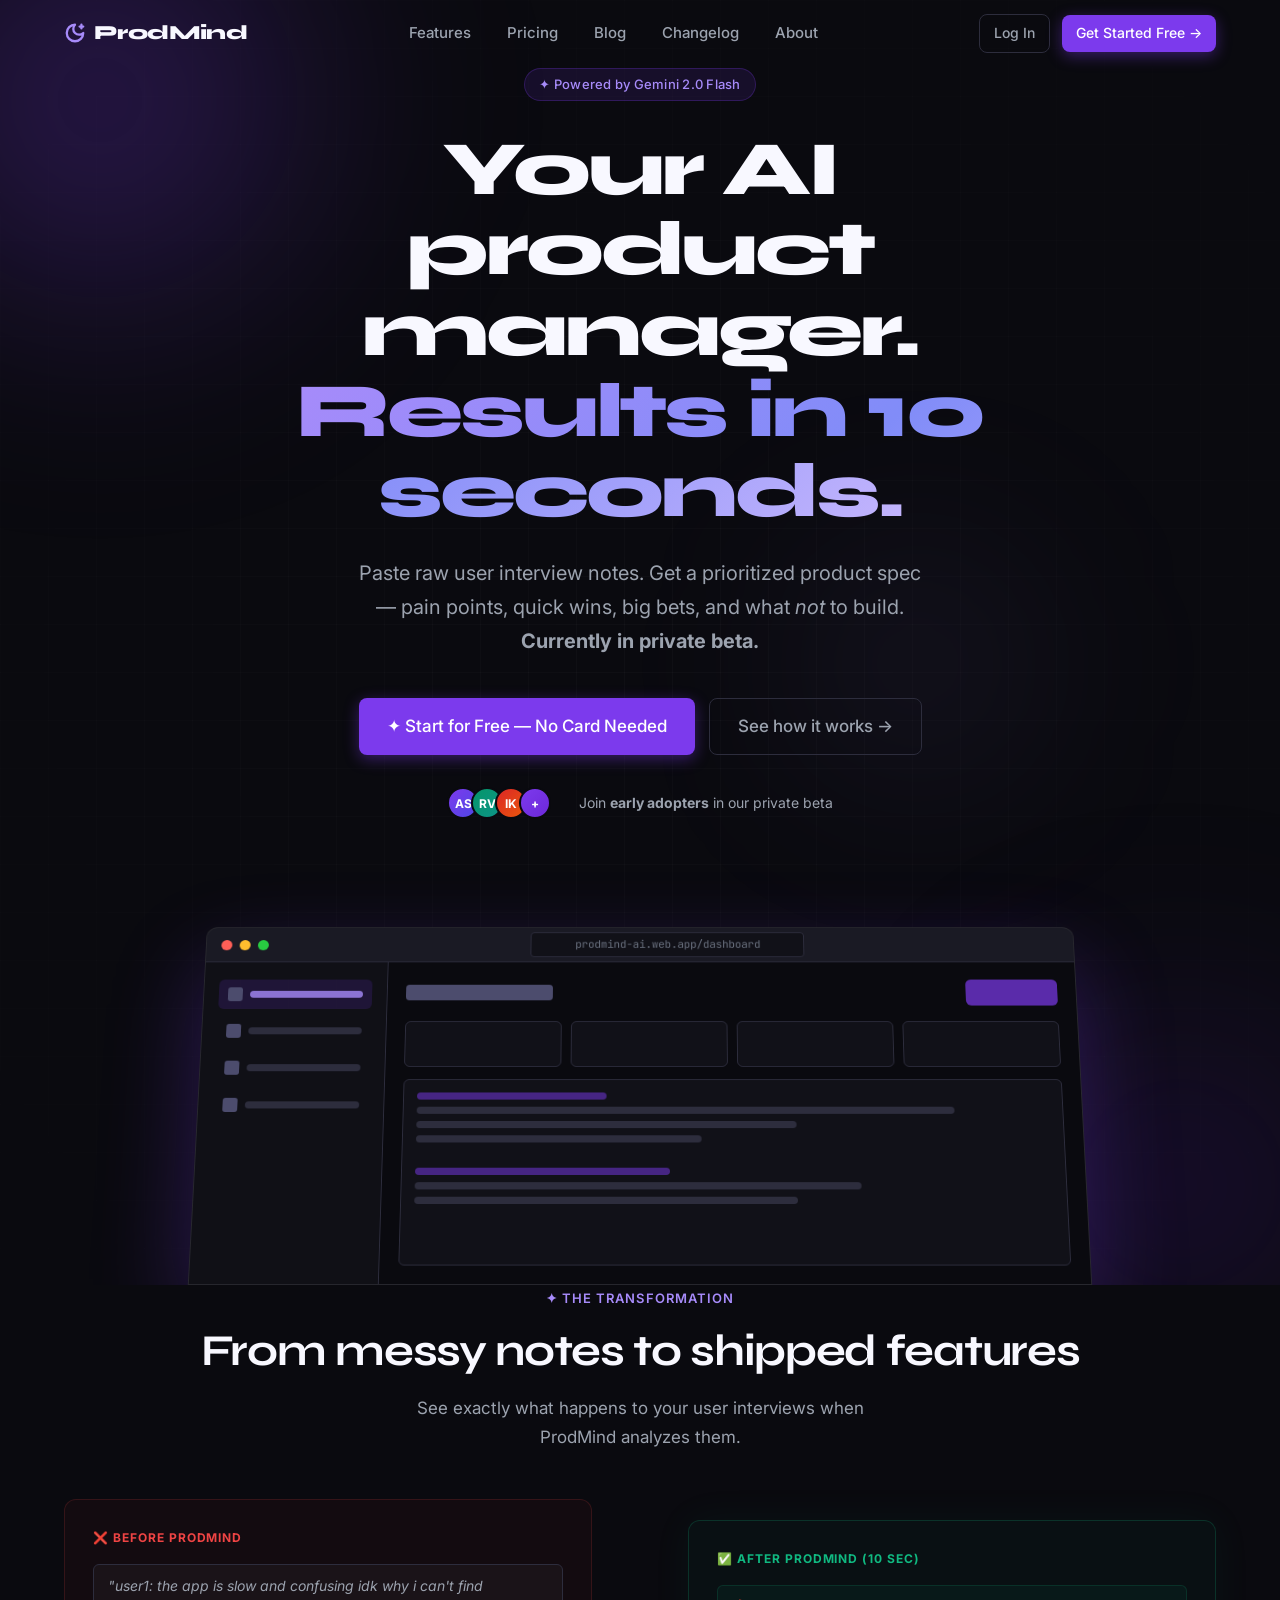
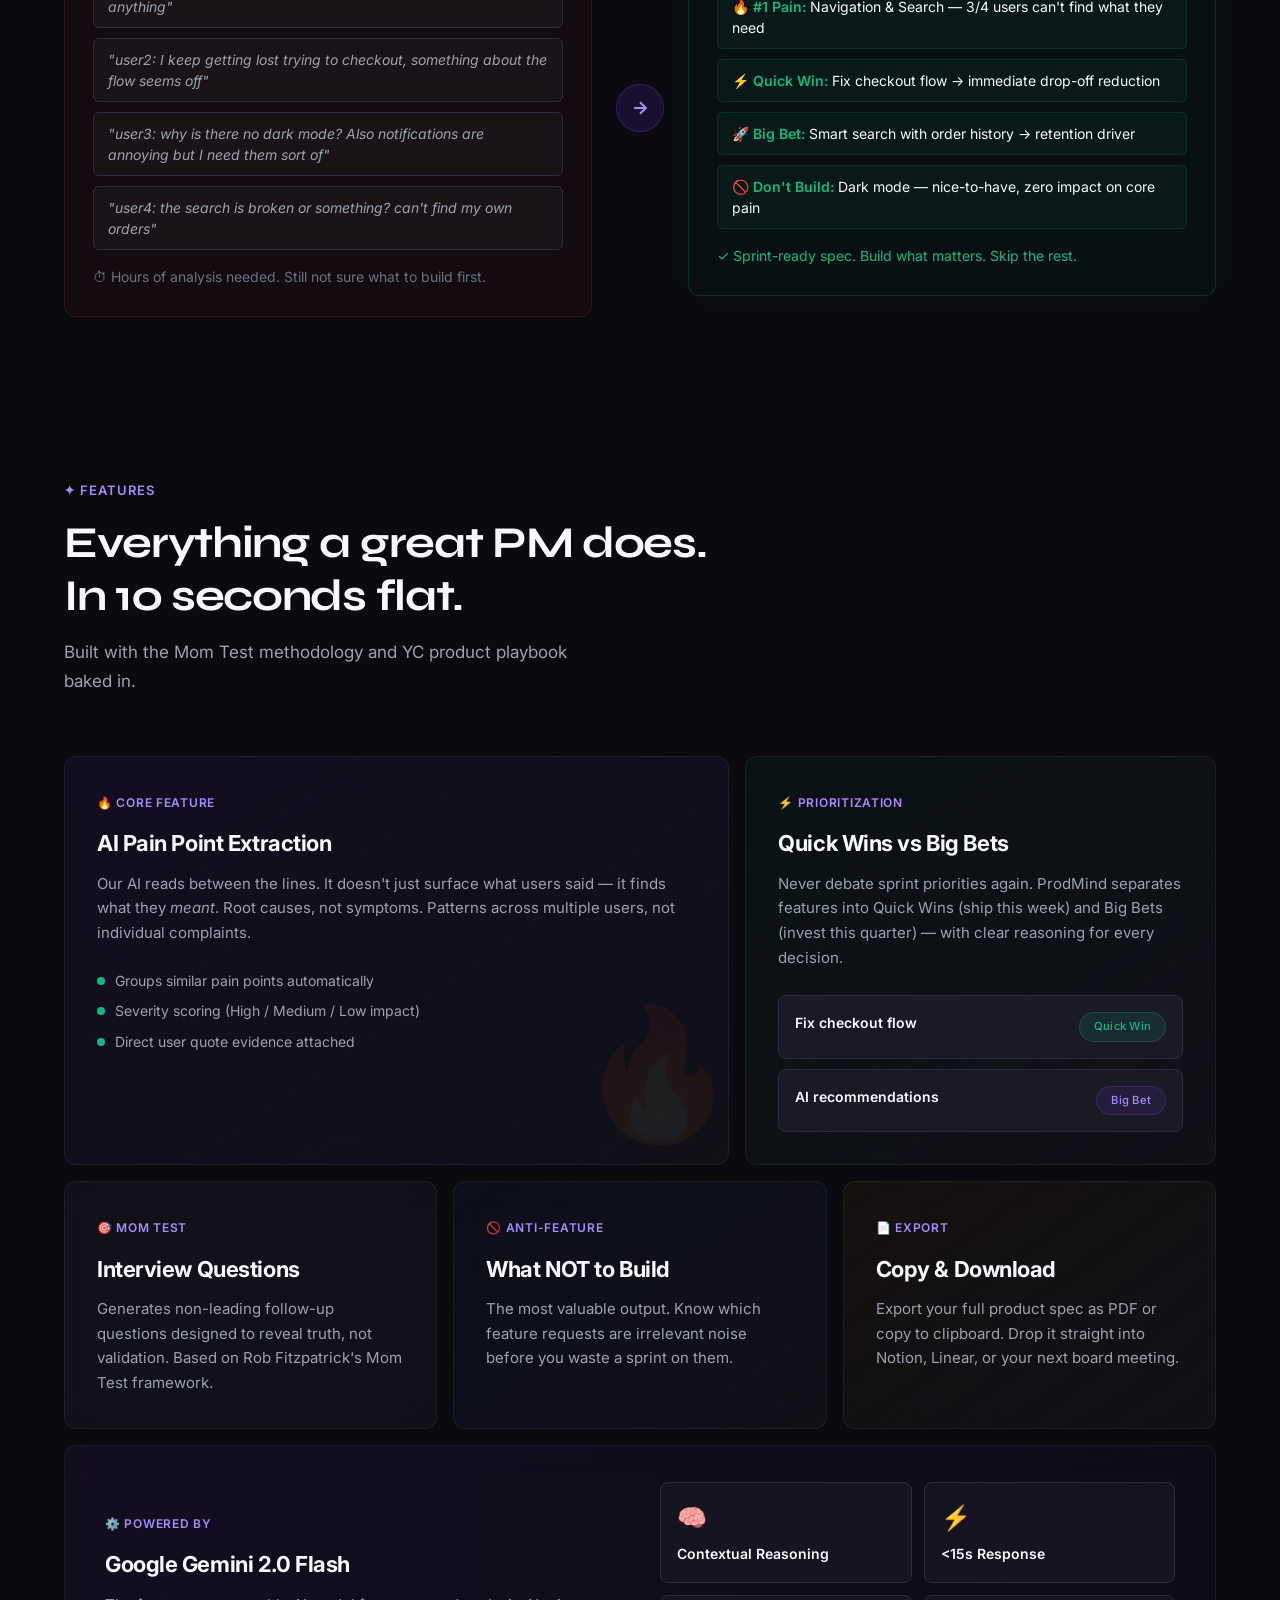
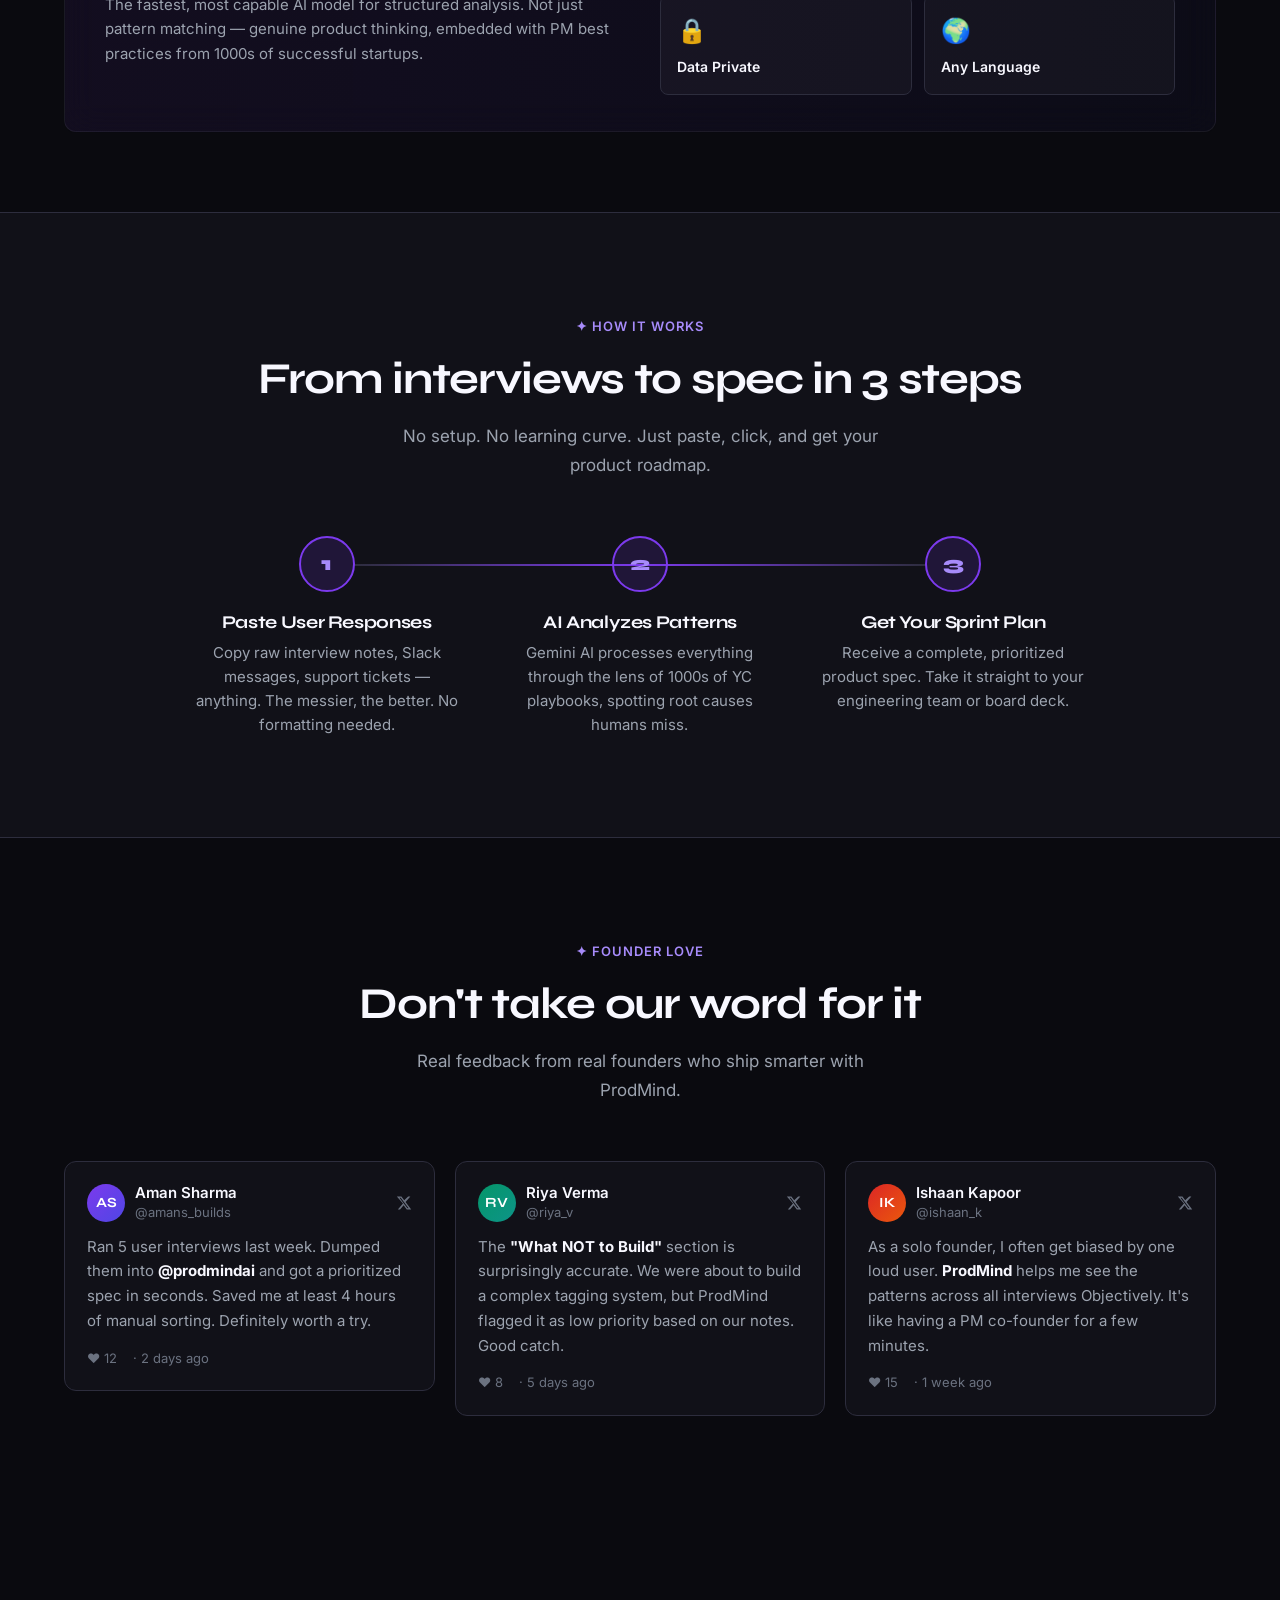
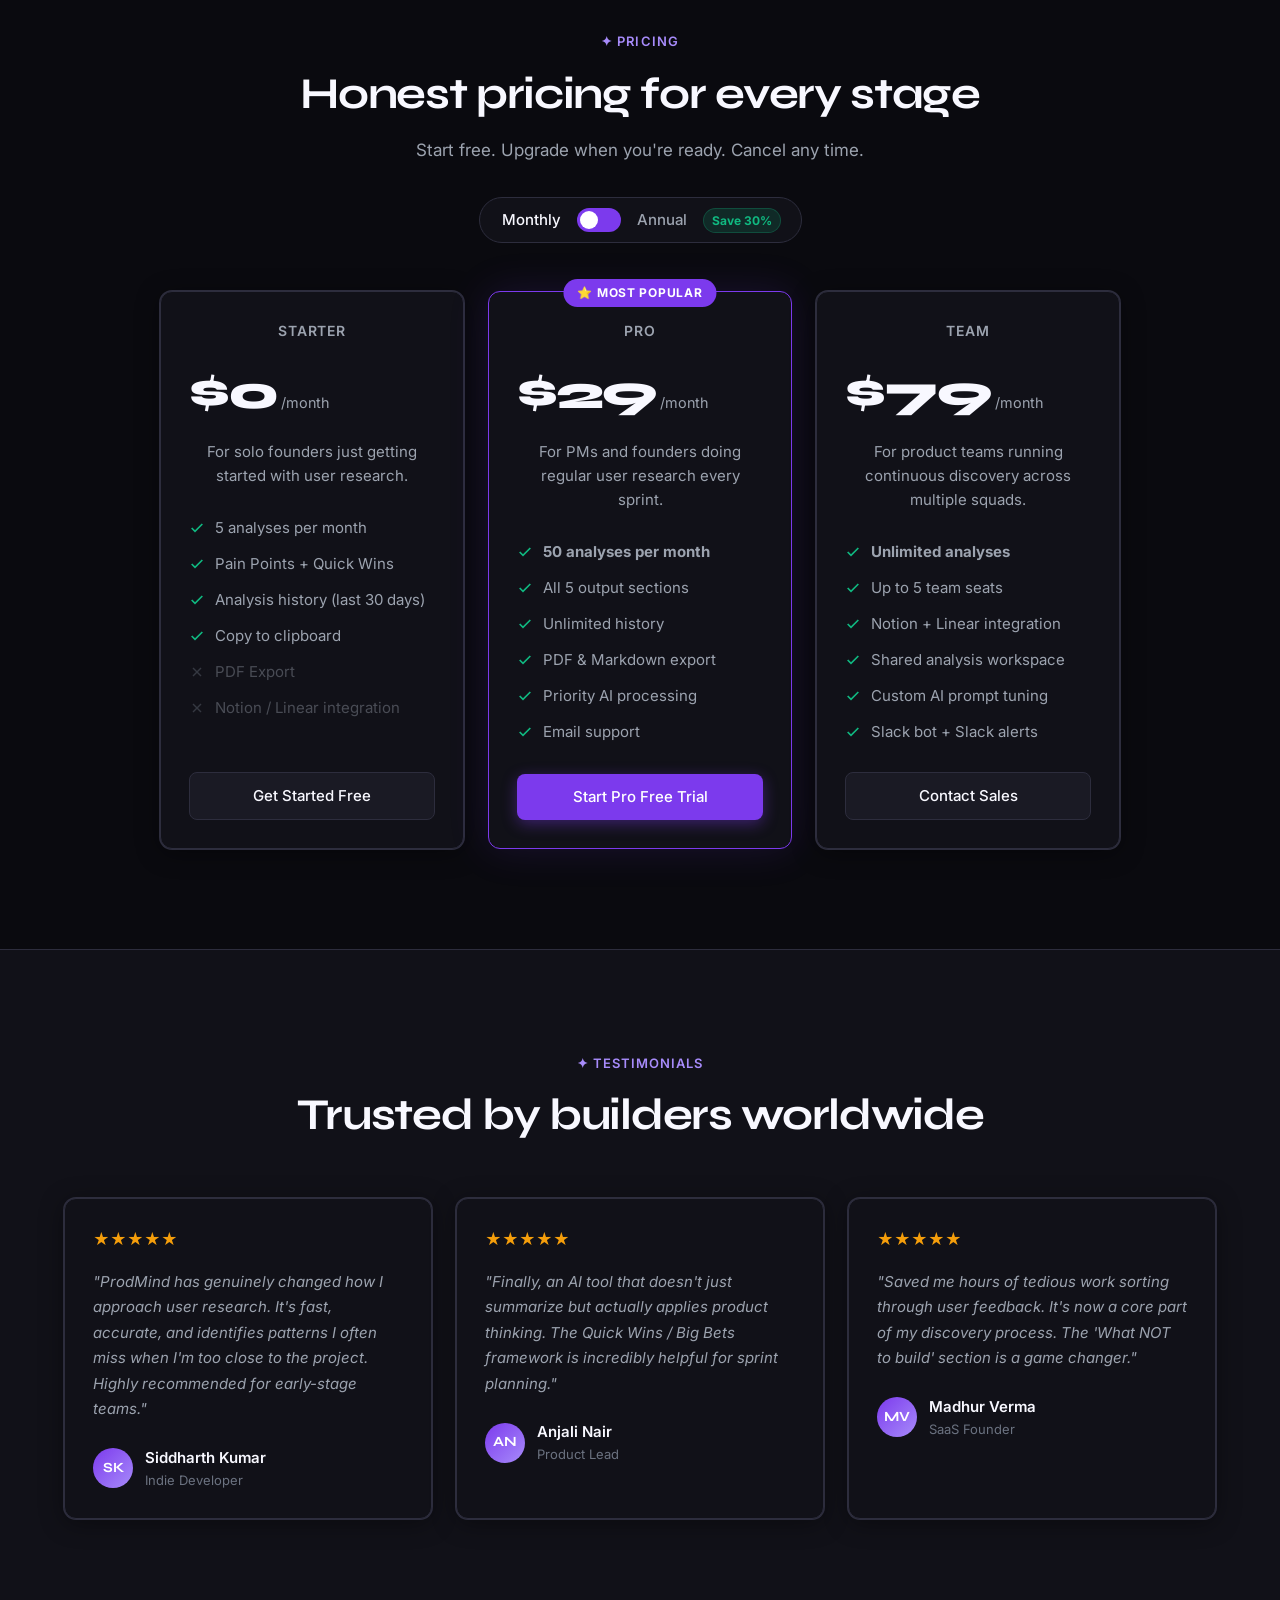
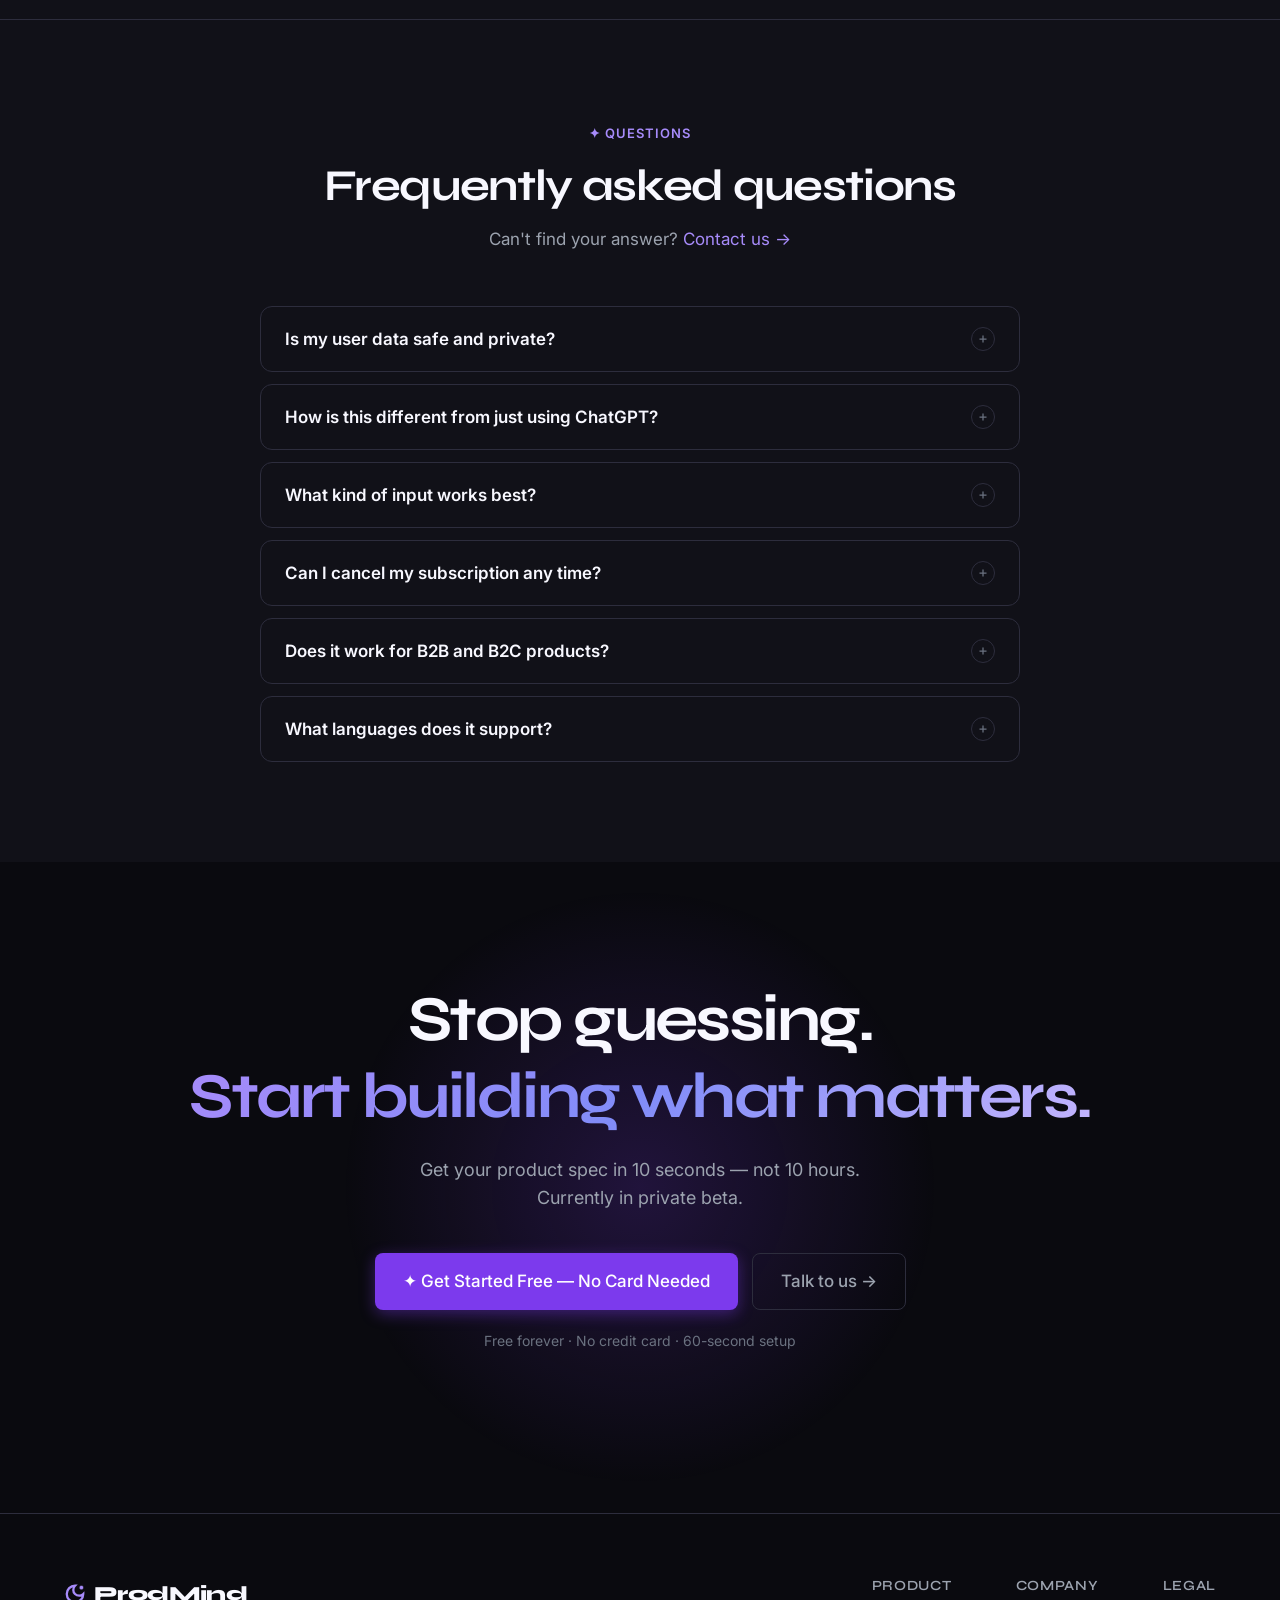
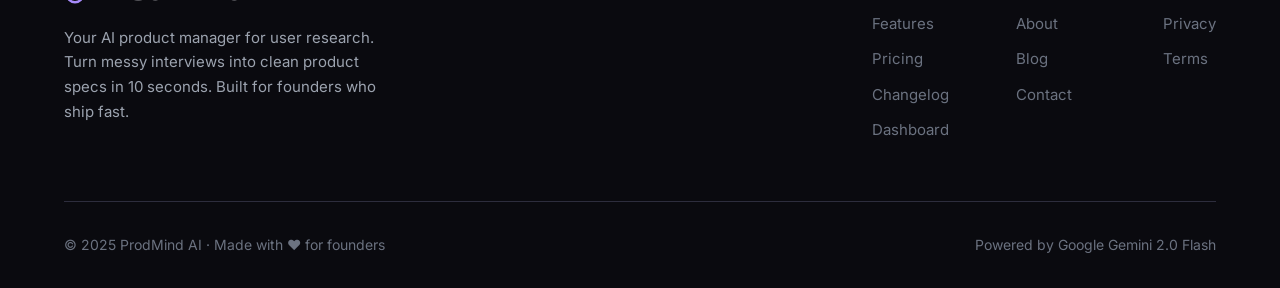
<file: frontend/index.html>
<!DOCTYPE html>
<html lang="en">
<head>
  <meta charset="UTF-8" />
  <meta name="viewport" content="width=device-width, initial-scale=1.0" />
  <title>ProdMind AI — Know exactly what to build next. In 10 seconds.</title>
  <meta name="description" content="ProdMind AI analyzes your user interviews using Gemini 2.0 and tells you exactly what to build next. Currently in private beta for founders and product teams." />
  <link rel="icon" href="data:image/svg+xml,<svg xmlns='http://www.w3.org/2000/svg' viewBox='0 0 100 100'><text y='80' font-size='80'>🧠</text></svg>" />
  <link rel="stylesheet" href="css/global.css" />
  <link rel="stylesheet" href="css/landing.css" />
</head>
<body>

<!-- ══ NAVBAR ══════════════════════════════════════════════ -->
<nav class="navbar" id="navbar">
  <div class="nav-container">
    <a href="index.html" class="logo">
      <svg xmlns="http://www.w3.org/2000/svg" width="22" height="22" viewBox="0 0 24 24" fill="none" stroke="currentColor" stroke-width="2.5" stroke-linecap="round" stroke-linejoin="round"><path d="M12 3a6 6 0 0 0 9 9 9 9 0 1 1-9-9Z"/><path d="M19 3v4"/><path d="M21 5h-4"/></svg>
      ProdMind
    </a>
    <div class="nav-links">
      <a href="index.html#features">Features</a>
      <a href="index.html#pricing">Pricing</a>
      <a href="blog.html">Blog</a>
      <a href="changelog.html">Changelog</a>
      <a href="about.html">About</a>
    </div>
    <div class="nav-actions">
      <a href="login.html" class="btn btn-ghost btn-sm">Log In</a>
      <a href="signup.html" class="btn btn-primary btn-sm">Get Started Free →</a>
    </div>
    <div class="hamburger" id="hamburger">
      <span></span><span></span><span></span>
    </div>
  </div>
</nav>

<!-- ══ HERO ══════════════════════════════════════════════ -->
<section class="hero" id="hero">
  <div class="orb orb-1"></div>
  <div class="orb orb-2"></div>
  <div class="orb orb-3"></div>
  <div class="grid-overlay"></div>

  <div class="hero-content">
    <div class="hero-badge animate-fadeInUp">
      <span class="pill pill-purple">✦ Powered by Gemini 2.0 Flash</span>
    </div>

    <h1>
      Your AI product manager.<br />
      <span class="gradient-text">Results in 10 seconds.</span>
    </h1>

    <p class="hero-sub">
      Paste raw user interview notes. Get a prioritized product spec —
      pain points, quick wins, big bets, and what <em>not</em> to build.
      <strong>Currently in private beta.</strong>
    </p>

    <div class="hero-ctas">
      <a href="signup.html" class="btn btn-primary btn-lg" id="cta-hero-1">
        ✦ Start for Free — No Card Needed
      </a>
      <a href="#how-it-works" class="btn btn-ghost btn-lg" id="cta-hero-2">
        See how it works →
      </a>
    </div>

    <div style="display:flex;align-items:center;gap:16px;margin-top:32px;justify-content:center" class="animate-fadeInUp" style="animation-delay:0.4s">
      <div class="avatar-stack">
        <div class="av" style="background:linear-gradient(135deg,#7c3aed,#4f46e5)">AS</div>
        <div class="av" style="background:linear-gradient(135deg,#059669,#0d9488)">RV</div>
        <div class="av" style="background:linear-gradient(135deg,#dc2626,#ea580c)">IK</div>
        <div class="av" style="background:linear-gradient(135deg,#7c3aed,#6d28d9)">+</div>
      </div>
      <span class="avatar-stack-text">Join <strong>early adopters</strong> in our private beta</span>
    </div>
  </div>

  <!-- Mockup Window -->
  <div class="mockup-wrap">
    <div class="mockup-window">
      <div class="mockup-bar">
        <div class="mock-dot"></div>
        <div class="mock-dot"></div>
        <div class="mock-dot"></div>
        <div class="mock-url">prodmind-ai.web.app/dashboard</div>
      </div>
      <div class="mockup-body">
        <div class="mock-sidebar">
          <div class="mock-nav-item active"><div class="mock-nav-icon"></div><div class="mock-nav-label"></div></div>
          <div class="mock-nav-item"><div class="mock-nav-icon"></div><div class="mock-nav-label" style="width:60%"></div></div>
          <div class="mock-nav-item"><div class="mock-nav-icon"></div><div class="mock-nav-label" style="width:75%"></div></div>
          <div class="mock-nav-item"><div class="mock-nav-icon"></div><div class="mock-nav-label" style="width:50%"></div></div>
        </div>
        <div class="mock-main">
          <div class="mock-header-row">
            <div class="mock-title"></div>
            <div class="mock-cta"></div>
          </div>
          <div class="mock-stats">
            <div class="mock-stat"></div>
            <div class="mock-stat"></div>
            <div class="mock-stat"></div>
            <div class="mock-stat"></div>
          </div>
          <div class="mock-panel">
            <div class="mock-line purple"></div>
            <div class="mock-line" style="width:85%"></div>
            <div class="mock-line short"></div>
            <div class="mock-line shorter"></div>
            <div style="height:12px"></div>
            <div class="mock-line purple" style="width:40%"></div>
            <div class="mock-line" style="width:70%"></div>
            <div class="mock-line short"></div>
          </div>
        </div>
      </div>
    </div>
  </div>
</section>

<!-- Removed fake proof bar -->

<!-- Removed fake stats bar -->

<!-- ══ BEFORE / AFTER ═══════════════════════════════════ -->
<section style="padding:0 0 80px" id="demo">
  <div class="container">
    <div style="text-align:center;margin-bottom:48px">
      <span class="section-label">✦ The Transformation</span>
      <h2 class="section-title">From messy notes to shipped features</h2>
      <p class="section-sub" style="margin:0 auto">See exactly what happens to your user interviews when ProdMind analyzes them.</p>
    </div>
    <div class="before-after">
      <div class="ba-card-before">
        <div class="ba-label ba-label-before">❌ Before ProdMind</div>
        <div class="ba-note">"user1: the app is slow and confusing idk why i can't find anything"</div>
        <div class="ba-note">"user2: I keep getting lost trying to checkout, something about the flow seems off"</div>
        <div class="ba-note">"user3: why is there no dark mode? Also notifications are annoying but I need them sort of"</div>
        <div class="ba-note">"user4: the search is broken or something? can't find my own orders"</div>
        <div style="margin-top:16px;font-size:0.875rem;color:var(--text-tertiary)">⏱ Hours of analysis needed. Still not sure what to build first.</div>
      </div>
      <div class="ba-arrow">
        <svg width="20" height="20" fill="none" stroke="currentColor" stroke-width="2.5" viewBox="0 0 24 24"><line x1="5" y1="12" x2="19" y2="12"/><polyline points="12 5 19 12 12 19"/></svg>
      </div>
      <div class="ba-card-after">
        <div class="ba-label ba-label-after">✅ After ProdMind (10 sec)</div>
        <div class="ba-note ba-note-after">🔥 <span class="ba-highlight">#1 Pain:</span> Navigation & Search — 3/4 users can't find what they need</div>
        <div class="ba-note ba-note-after">⚡ <span class="ba-highlight">Quick Win:</span> Fix checkout flow → immediate drop-off reduction</div>
        <div class="ba-note ba-note-after">🚀 <span class="ba-highlight">Big Bet:</span> Smart search with order history → retention driver</div>
        <div class="ba-note ba-note-after">🚫 <span class="ba-highlight">Don't Build:</span> Dark mode — nice-to-have, zero impact on core pain</div>
        <div style="margin-top:16px;font-size:0.875rem;color:var(--accent-green)">✓ Sprint-ready spec. Build what matters. Skip the rest.</div>
      </div>
    </div>
  </div>
</section>

<!-- ══ FEATURES BENTO GRID ══════════════════════════════ -->
<section class="features" id="features" style="padding:80px 0">
  <div class="container">
    <div style="margin-bottom:56px">
      <span class="section-label">✦ Features</span>
      <h2 class="section-title">Everything a great PM does.<br/>In 10 seconds flat.</h2>
      <p class="section-sub">Built with the Mom Test methodology and YC product playbook baked in.</p>
    </div>

    <div class="bento-grid">
      <!-- Large card 1 -->
      <div class="bento-card bento-lg" style="background:linear-gradient(145deg,rgba(124,58,237,0.08),var(--bg-secondary))">
        <div class="bento-tag">🔥 Core Feature</div>
        <div class="bento-title">AI Pain Point Extraction</div>
        <div class="bento-desc">Our AI reads between the lines. It doesn't just surface what users said — it finds what they <em>meant</em>. Root causes, not symptoms. Patterns across multiple users, not individual complaints.</div>
        <div style="margin-top:24px;display:flex;flex-direction:column;gap:8px">
          <div style="display:flex;align-items:center;gap:10px;font-size:0.875rem;color:var(--text-secondary)">
            <div style="width:8px;height:8px;border-radius:50%;background:var(--accent-green);flex-shrink:0"></div>
            Groups similar pain points automatically
          </div>
          <div style="display:flex;align-items:center;gap:10px;font-size:0.875rem;color:var(--text-secondary)">
            <div style="width:8px;height:8px;border-radius:50%;background:var(--accent-green);flex-shrink:0"></div>
            Severity scoring (High / Medium / Low impact)
          </div>
          <div style="display:flex;align-items:center;gap:10px;font-size:0.875rem;color:var(--text-secondary)">
            <div style="width:8px;height:8px;border-radius:50%;background:var(--accent-green);flex-shrink:0"></div>
            Direct user quote evidence attached
          </div>
        </div>
        <div class="bento-visual" style="font-size:8rem;bottom:-10px;right:-10px;opacity:0.06">🔥</div>
      </div>

      <!-- Medium card right -->
      <div class="bento-card bento-md" style="background:linear-gradient(145deg,rgba(16,185,129,0.05),var(--bg-secondary))">
        <div class="bento-tag">⚡ Prioritization</div>
        <div class="bento-title">Quick Wins vs Big Bets</div>
        <div class="bento-desc">Never debate sprint priorities again. ProdMind separates features into Quick Wins (ship this week) and Big Bets (invest this quarter) — with clear reasoning for every decision.</div>
        <div style="margin-top:24px">
          <div style="display:flex;justify-content:space-between;background:var(--bg-tertiary);border:1px solid var(--border);border-radius:var(--r-md);padding:16px;margin-bottom:10px">
            <span style="font-size:0.875rem;font-weight:600">Fix checkout flow</span>
            <span class="pill pill-green" style="font-size:0.7rem">Quick Win</span>
          </div>
          <div style="display:flex;justify-content:space-between;background:var(--bg-tertiary);border:1px solid var(--border);border-radius:var(--r-md);padding:16px">
            <span style="font-size:0.875rem;font-weight:600">AI recommendations</span>
            <span class="pill pill-purple" style="font-size:0.7rem">Big Bet</span>
          </div>
        </div>
      </div>

      <!-- Small cards row -->
      <div class="bento-card bento-sm">
        <div class="bento-tag">🎯 Mom Test</div>
        <div class="bento-title">Interview Questions</div>
        <div class="bento-desc">Generates non-leading follow-up questions designed to reveal truth, not validation. Based on Rob Fitzpatrick's Mom Test framework.</div>
      </div>

      <div class="bento-card bento-sm" style="background:linear-gradient(145deg,rgba(59,130,246,0.05),var(--bg-secondary))">
        <div class="bento-tag">🚫 Anti-Feature</div>
        <div class="bento-title">What NOT to Build</div>
        <div class="bento-desc">The most valuable output. Know which feature requests are irrelevant noise before you waste a sprint on them.</div>
      </div>

      <div class="bento-card bento-sm" style="background:linear-gradient(145deg,rgba(245,158,11,0.05),var(--bg-secondary))">
        <div class="bento-tag">📄 Export</div>
        <div class="bento-title">Copy & Download</div>
        <div class="bento-desc">Export your full product spec as PDF or copy to clipboard. Drop it straight into Notion, Linear, or your next board meeting.</div>
      </div>

      <!-- Full width bottom card -->
      <div class="bento-card" style="grid-column:span 12;background:linear-gradient(90deg,rgba(124,58,237,0.08),rgba(79,70,229,0.04));display:grid;grid-template-columns:1fr 1fr;gap:40px;align-items:center;padding:36px 40px">
        <div>
          <div class="bento-tag">⚙️ Powered By</div>
          <div class="bento-title">Google Gemini 2.0 Flash</div>
          <div class="bento-desc">The fastest, most capable AI model for structured analysis. Not just pattern matching — genuine product thinking, embedded with PM best practices from 1000s of successful startups.</div>
        </div>
        <div style="display:grid;grid-template-columns:1fr 1fr;gap:12px">
          <div style="background:rgba(255,255,255,0.03);border:1px solid var(--border);border-radius:var(--r-md);padding:16px">
            <div style="font-size:1.5rem;margin-bottom:6px">🧠</div>
            <div style="font-size:0.875rem;font-weight:600">Contextual Reasoning</div>
          </div>
          <div style="background:rgba(255,255,255,0.03);border:1px solid var(--border);border-radius:var(--r-md);padding:16px">
            <div style="font-size:1.5rem;margin-bottom:6px">⚡</div>
            <div style="font-size:0.875rem;font-weight:600">&lt;15s Response</div>
          </div>
          <div style="background:rgba(255,255,255,0.03);border:1px solid var(--border);border-radius:var(--r-md);padding:16px">
            <div style="font-size:1.5rem;margin-bottom:6px">🔒</div>
            <div style="font-size:0.875rem;font-weight:600">Data Private</div>
          </div>
          <div style="background:rgba(255,255,255,0.03);border:1px solid var(--border);border-radius:var(--r-md);padding:16px">
            <div style="font-size:1.5rem;margin-bottom:6px">🌍</div>
            <div style="font-size:0.875rem;font-weight:600">Any Language</div>
          </div>
        </div>
      </div>
    </div>
  </div>
</section>

<!-- ══ HOW IT WORKS ══════════════════════════════════════ -->
<section class="how-it-works" id="how-it-works">
  <div class="container" style="text-align:center">
    <span class="section-label">✦ How It Works</span>
    <h2 class="section-title">From interviews to spec in 3 steps</h2>
    <p class="section-sub" style="max-width:480px;margin:0 auto 56px">No setup. No learning curve. Just paste, click, and get your product roadmap.</p>

    <div class="steps stagger">
      <div class="step">
        <div class="step-num">1</div>
        <h3>Paste User Responses</h3>
        <p>Copy raw interview notes, Slack messages, support tickets — anything. The messier, the better. No formatting needed.</p>
      </div>
      <div class="step">
        <div class="step-num">2</div>
        <h3>AI Analyzes Patterns</h3>
        <p>Gemini AI processes everything through the lens of 1000s of YC playbooks, spotting root causes humans miss.</p>
      </div>
      <div class="step">
        <div class="step-num">3</div>
        <h3>Get Your Sprint Plan</h3>
        <p>Receive a complete, prioritized product spec. Take it straight to your engineering team or board deck.</p>
      </div>
    </div>
  </div>
</section>

<!-- ══ TWEET WALL ════════════════════════════════════════ -->
<section style="padding:100px 0">
  <div class="container">
    <div style="text-align:center;margin-bottom:56px">
      <span class="section-label">✦ Founder Love</span>
      <h2 class="section-title">Don't take our word for it</h2>
      <p class="section-sub" style="margin:0 auto">Real feedback from real founders who ship smarter with ProdMind.</p>
    </div>

    <div class="tweet-grid">
      <div class="tweet-card">
        <div class="tweet-header">
          <div class="tweet-avatar" style="background:linear-gradient(135deg,#7c3aed,#4f46e5)">AS</div>
          <div>
            <div class="tweet-author-name">Aman Sharma</div>
            <div class="tweet-author-handle">@amans_builds</div>
          </div>
          <svg class="tweet-x-icon" viewBox="0 0 24 24" fill="currentColor"><path d="M18.244 2.25h3.308l-7.227 8.26 8.502 11.24H16.17l-4.714-6.231-5.401 6.231H2.744l7.73-8.835L1.254 2.25H8.08l4.253 5.622zm-1.161 17.52h1.833L7.084 4.126H5.117z"/></svg>
        </div>
        <p class="tweet-text">Ran 5 user interviews last week. Dumped them into <strong>@prodmindai</strong> and got a prioritized spec in seconds. Saved me at least 4 hours of manual sorting. Definitely worth a try.</p>
        <div class="tweet-footer">
          <span class="tweet-likes">❤️ 12</span>
          <span>· 2 days ago</span>
        </div>
      </div>

      <div class="tweet-card">
        <div class="tweet-header">
          <div class="tweet-avatar" style="background:linear-gradient(135deg,#059669,#0d9488)">RV</div>
          <div>
            <div class="tweet-author-name">Riya Verma</div>
            <div class="tweet-author-handle">@riya_v</div>
          </div>
          <svg class="tweet-x-icon" viewBox="0 0 24 24" fill="currentColor"><path d="M18.244 2.25h3.308l-7.227 8.26 8.502 11.24H16.17l-4.714-6.231-5.401 6.231H2.744l7.73-8.835L1.254 2.25H8.08l4.253 5.622zm-1.161 17.52h1.833L7.084 4.126H5.117z"/></svg>
        </div>
        <p class="tweet-text">The <strong>"What NOT to Build"</strong> section is surprisingly accurate. We were about to build a complex tagging system, but ProdMind flagged it as low priority based on our notes. Good catch.</p>
        <div class="tweet-footer">
          <span class="tweet-likes">❤️ 8</span>
          <span>· 5 days ago</span>
        </div>
      </div>

      <div class="tweet-card">
        <div class="tweet-header">
          <div class="tweet-avatar" style="background:linear-gradient(135deg,#dc2626,#ea580c)">IK</div>
          <div>
            <div class="tweet-author-name">Ishaan Kapoor</div>
            <div class="tweet-author-handle">@ishaan_k</div>
          </div>
          <svg class="tweet-x-icon" viewBox="0 0 24 24" fill="currentColor"><path d="M18.244 2.25h3.308l-7.227 8.26 8.502 11.24H16.17l-4.714-6.231-5.401 6.231H2.744l7.73-8.835L1.254 2.25H8.08l4.253 5.622zm-1.161 17.52h1.833L7.084 4.126H5.117z"/></svg>
        </div>
        <p class="tweet-text">As a solo founder, I often get biased by one loud user. <strong>ProdMind</strong> helps me see the patterns across all interviews Objectively. It's like having a PM co-founder for a few minutes.</p>
        <div class="tweet-footer">
          <span class="tweet-likes">❤️ 15</span>
          <span>· 1 week ago</span>
        </div>
      </div>
    </div>
  </div>
</section>

<!-- ══ PRICING ════════════════════════════════════════ -->
<section class="pricing" id="pricing">
  <div class="container" style="text-align:center">
    <span class="section-label">✦ Pricing</span>
    <h2 class="section-title">Honest pricing for every stage</h2>
    <p class="section-sub" style="margin:0 auto 32px">Start free. Upgrade when you're ready. Cancel any time.</p>

    <!-- Toggle -->
    <div style="display:flex;justify-content:center">
      <div class="pricing-toggle-wrap">
        <span class="pricing-toggle-label active" id="label-monthly">Monthly</span>
        <div class="toggle-switch" id="billing-toggle">
          <div class="toggle-knob"></div>
        </div>
        <span class="pricing-toggle-label" id="label-annual">Annual</span>
        <span class="save-badge">Save 30%</span>
      </div>
    </div>

    <div class="pricing-grid">
      <!-- Free -->
      <div class="card pricing-card">
        <div class="plan-name">Starter</div>
        <div class="price-wrap">
          <span class="price-amount" id="price-free">$0</span>
          <span class="price-period">/month</span>
        </div>
        <p class="plan-desc">For solo founders just getting started with user research.</p>
        <ul class="plan-features">
          <li class="plan-feature">
            <svg width="16" height="16" fill="none" stroke="currentColor" stroke-width="2.5" viewBox="0 0 24 24"><polyline points="20 6 9 17 4 12"/></svg>
            5 analyses per month
          </li>
          <li class="plan-feature">
            <svg width="16" height="16" fill="none" stroke="currentColor" stroke-width="2.5" viewBox="0 0 24 24"><polyline points="20 6 9 17 4 12"/></svg>
            Pain Points + Quick Wins
          </li>
          <li class="plan-feature">
            <svg width="16" height="16" fill="none" stroke="currentColor" stroke-width="2.5" viewBox="0 0 24 24"><polyline points="20 6 9 17 4 12"/></svg>
            Analysis history (last 30 days)
          </li>
          <li class="plan-feature">
            <svg width="16" height="16" fill="none" stroke="currentColor" stroke-width="2.5" viewBox="0 0 24 24"><polyline points="20 6 9 17 4 12"/></svg>
            Copy to clipboard
          </li>
          <li class="plan-feature disabled">
            <svg width="16" height="16" fill="none" stroke="currentColor" stroke-width="2" viewBox="0 0 24 24"><line x1="18" y1="6" x2="6" y2="18"/><line x1="6" y1="6" x2="18" y2="18"/></svg>
            PDF Export
          </li>
          <li class="plan-feature disabled">
            <svg width="16" height="16" fill="none" stroke="currentColor" stroke-width="2" viewBox="0 0 24 24"><line x1="18" y1="6" x2="6" y2="18"/><line x1="6" y1="6" x2="18" y2="18"/></svg>
            Notion / Linear integration
          </li>
        </ul>
        <a href="signup.html" class="btn btn-secondary btn-block">Get Started Free</a>
      </div>

      <!-- Pro (Popular) -->
      <div class="card pricing-card popular">
        <div class="popular-badge">⭐ Most Popular</div>
        <div class="plan-name">Pro</div>
        <div class="price-wrap">
          <span class="price-amount" id="price-pro">$29</span>
          <span class="price-period">/month</span>
        </div>
        <p class="plan-desc">For PMs and founders doing regular user research every sprint.</p>
        <ul class="plan-features">
          <li class="plan-feature">
            <svg width="16" height="16" fill="none" stroke="currentColor" stroke-width="2.5" viewBox="0 0 24 24"><polyline points="20 6 9 17 4 12"/></svg>
            <strong>50 analyses per month</strong>
          </li>
          <li class="plan-feature">
            <svg width="16" height="16" fill="none" stroke="currentColor" stroke-width="2.5" viewBox="0 0 24 24"><polyline points="20 6 9 17 4 12"/></svg>
            All 5 output sections
          </li>
          <li class="plan-feature">
            <svg width="16" height="16" fill="none" stroke="currentColor" stroke-width="2.5" viewBox="0 0 24 24"><polyline points="20 6 9 17 4 12"/></svg>
            Unlimited history
          </li>
          <li class="plan-feature">
            <svg width="16" height="16" fill="none" stroke="currentColor" stroke-width="2.5" viewBox="0 0 24 24"><polyline points="20 6 9 17 4 12"/></svg>
            PDF & Markdown export
          </li>
          <li class="plan-feature">
            <svg width="16" height="16" fill="none" stroke="currentColor" stroke-width="2.5" viewBox="0 0 24 24"><polyline points="20 6 9 17 4 12"/></svg>
            Priority AI processing
          </li>
          <li class="plan-feature">
            <svg width="16" height="16" fill="none" stroke="currentColor" stroke-width="2.5" viewBox="0 0 24 24"><polyline points="20 6 9 17 4 12"/></svg>
            Email support
          </li>
        </ul>
        <a href="signup.html" class="btn btn-primary btn-block">Start Pro Free Trial</a>
      </div>

      <!-- Team -->
      <div class="card pricing-card">
        <div class="plan-name">Team</div>
        <div class="price-wrap">
          <span class="price-amount" id="price-team">$79</span>
          <span class="price-period">/month</span>
        </div>
        <p class="plan-desc">For product teams running continuous discovery across multiple squads.</p>
        <ul class="plan-features">
          <li class="plan-feature">
            <svg width="16" height="16" fill="none" stroke="currentColor" stroke-width="2.5" viewBox="0 0 24 24"><polyline points="20 6 9 17 4 12"/></svg>
            <strong>Unlimited analyses</strong>
          </li>
          <li class="plan-feature">
            <svg width="16" height="16" fill="none" stroke="currentColor" stroke-width="2.5" viewBox="0 0 24 24"><polyline points="20 6 9 17 4 12"/></svg>
            Up to 5 team seats
          </li>
          <li class="plan-feature">
            <svg width="16" height="16" fill="none" stroke="currentColor" stroke-width="2.5" viewBox="0 0 24 24"><polyline points="20 6 9 17 4 12"/></svg>
            Notion + Linear integration
          </li>
          <li class="plan-feature">
            <svg width="16" height="16" fill="none" stroke="currentColor" stroke-width="2.5" viewBox="0 0 24 24"><polyline points="20 6 9 17 4 12"/></svg>
            Shared analysis workspace
          </li>
          <li class="plan-feature">
            <svg width="16" height="16" fill="none" stroke="currentColor" stroke-width="2.5" viewBox="0 0 24 24"><polyline points="20 6 9 17 4 12"/></svg>
            Custom AI prompt tuning
          </li>
          <li class="plan-feature">
            <svg width="16" height="16" fill="none" stroke="currentColor" stroke-width="2.5" viewBox="0 0 24 24"><polyline points="20 6 9 17 4 12"/></svg>
            Slack bot + Slack alerts
          </li>
        </ul>
        <a href="contact.html" class="btn btn-secondary btn-block">Contact Sales</a>
      </div>
    </div>
  </div>
</section>

<!-- ══ TESTIMONIALS ══════════════════════════════════════ -->
<section class="testimonials">
  <div class="container">
    <div style="text-align:center;margin-bottom:56px">
      <span class="section-label">✦ Testimonials</span>
      <h2 class="section-title">Trusted by builders worldwide</h2>
    </div>
    <div class="testimonials-grid">
      <div class="card testimonial-card">
        <div class="stars">★★★★★</div>
        <p class="testimonial-text">"ProdMind has genuinely changed how I approach user research. It's fast, accurate, and identifies patterns I often miss when I'm too close to the project. Highly recommended for early-stage teams."</p>
        <div class="testimonial-author">
          <div class="author-avatar">SK</div>
          <div class="author-info">
            <div class="author-name">Siddharth Kumar</div>
            <div class="author-title">Indie Developer</div>
          </div>
        </div>
      </div>
      <div class="card testimonial-card">
        <div class="stars">★★★★★</div>
        <p class="testimonial-text">"Finally, an AI tool that doesn't just summarize but actually applies product thinking. The Quick Wins / Big Bets framework is incredibly helpful for sprint planning."</p>
        <div class="testimonial-author">
          <div class="author-avatar">AN</div>
          <div class="author-info">
            <div class="author-name">Anjali Nair</div>
            <div class="author-title">Product Lead</div>
          </div>
        </div>
      </div>
      <div class="card testimonial-card">
        <div class="stars">★★★★★</div>
        <p class="testimonial-text">"Saved me hours of tedious work sorting through user feedback. It's now a core part of my discovery process. The 'What NOT to build' section is a game changer."</p>
        <div class="testimonial-author">
          <div class="author-avatar">MV</div>
          <div class="author-info">
            <div class="author-name">Madhur Verma</div>
            <div class="author-title">SaaS Founder</div>
          </div>
        </div>
      </div>
    </div>
  </div>
</section>

<!-- ══ FAQ ════════════════════════════════════════════ -->
<section style="padding:100px 0;background:var(--bg-secondary);border-top:1px solid var(--border)">
  <div class="container" style="text-align:center">
    <span class="section-label">✦ Questions</span>
    <h2 class="section-title" style="margin-bottom:12px">Frequently asked questions</h2>
    <p class="section-sub" style="margin:0 auto 52px">Can't find your answer? <a href="contact.html" style="color:var(--accent-purple-light)">Contact us →</a></p>

    <div class="faq-list">
      <div class="faq-item">
        <button class="faq-question" onclick="toggleFaq(this)">
          Is my user data safe and private?
          <div class="faq-icon">
            <svg width="12" height="12" fill="none" stroke="currentColor" stroke-width="2.5" viewBox="0 0 24 24"><line x1="12" y1="5" x2="12" y2="19"/><line x1="5" y1="12" x2="19" y2="12"/></svg>
          </div>
        </button>
        <div class="faq-answer"><p>Absolutely. Your user interview data is never stored on our servers after analysis completes. All analysis happens in-memory and is discarded immediately. We use Firebase for account data only — not your interview content. Your users' privacy is protected.</p></div>
      </div>
      <div class="faq-item">
        <button class="faq-question" onclick="toggleFaq(this)">
          How is this different from just using ChatGPT?
          <div class="faq-icon">
            <svg width="12" height="12" fill="none" stroke="currentColor" stroke-width="2.5" viewBox="0 0 24 24"><line x1="12" y1="5" x2="12" y2="19"/><line x1="5" y1="12" x2="19" y2="12"/></svg>
          </div>
        </button>
        <div class="faq-answer"><p>ChatGPT gives you generic advice. ProdMind is purpose-built for product management with the Mom Test framework, YC playbook principles, and structured output formats (Quick Wins vs Big Bets) built in. You'd need hours of prompt engineering to get ChatGPT to output what ProdMind produces in one click.</p></div>
      </div>
      <div class="faq-item">
        <button class="faq-question" onclick="toggleFaq(this)">
          What kind of input works best?
          <div class="faq-icon">
            <svg width="12" height="12" fill="none" stroke="currentColor" stroke-width="2.5" viewBox="0 0 24 24"><line x1="12" y1="5" x2="12" y2="19"/><line x1="5" y1="12" x2="19" y2="12"/></svg>
          </div>
        </button>
        <div class="faq-answer"><p>Anything goes — raw interview transcripts, Loom call notes, support ticket summaries, Twitter feedback, NPS comments, or even messy voice-memo transcriptions. We recommend at least 2-3 user responses for meaningful pattern detection, but 5+ gives the best results.</p></div>
      </div>
      <div class="faq-item">
        <button class="faq-question" onclick="toggleFaq(this)">
          Can I cancel my subscription any time?
          <div class="faq-icon">
            <svg width="12" height="12" fill="none" stroke="currentColor" stroke-width="2.5" viewBox="0 0 24 24"><line x1="12" y1="5" x2="12" y2="19"/><line x1="5" y1="12" x2="19" y2="12"/></svg>
          </div>
        </button>
        <div class="faq-answer"><p>Yes, always. No questions asked, no lock-ins. Cancel from your Settings page at any time and you'll keep access until the end of your billing period. We believe in earning your subscription every month.</p></div>
      </div>
      <div class="faq-item">
        <button class="faq-question" onclick="toggleFaq(this)">
          Does it work for B2B and B2C products?
          <div class="faq-icon">
            <svg width="12" height="12" fill="none" stroke="currentColor" stroke-width="2.5" viewBox="0 0 24 24"><line x1="12" y1="5" x2="12" y2="19"/><line x1="5" y1="12" x2="19" y2="12"/></svg>
          </div>
        </button>
        <div class="faq-answer"><p>Yes, ProdMind works brilliantly for both. You tell it what you're building (context field), and the AI adapts its analysis framework accordingly. Enterprise SaaS, consumer apps, developer tools, marketplaces — it's been tested across all categories.</p></div>
      </div>
      <div class="faq-item">
        <button class="faq-question" onclick="toggleFaq(this)">
          What languages does it support?
          <div class="faq-icon">
            <svg width="12" height="12" fill="none" stroke="currentColor" stroke-width="2.5" viewBox="0 0 24 24"><line x1="12" y1="5" x2="12" y2="19"/><line x1="5" y1="12" x2="19" y2="12"/></svg>
          </div>
        </button>
        <div class="faq-answer"><p>Gemini 2.0 Flash supports all major languages. Paste user responses in Hindi, Spanish, French, Portuguese, German, Japanese, or any other language — the AI understands and analyzes them. Output is delivered in English by default.</p></div>
      </div>
    </div>
  </div>
</section>

<!-- ══ BIG CTA ════════════════════════════════════════ -->
<section class="cta-section">
  <div class="cta-glow"></div>
  <div class="container" style="position:relative;z-index:1">
    <h2>Stop guessing.<br/><span class="gradient-text">Start building what matters.</span></h2>
    <p>Get your product spec in 10 seconds — not 10 hours. Currently in private beta.</p>
    <div style="display:flex;gap:14px;justify-content:center;flex-wrap:wrap">
      <a href="signup.html" class="btn btn-primary btn-lg" id="cta-final">✦ Get Started Free — No Card Needed</a>
      <a href="contact.html" class="btn btn-ghost btn-lg">Talk to us →</a>
    </div>
    <p style="margin-top:20px;font-size:0.875rem;color:var(--text-tertiary)">Free forever · No credit card · 60-second setup</p>
  </div>
</section>

<!-- ══ FOOTER ════════════════════════════════════════ -->
<footer class="footer">
  <div class="container">
    <div class="footer-top">
      <div class="footer-brand">
        <a href="index.html" class="logo">
          <svg xmlns="http://www.w3.org/2000/svg" width="20" height="20" viewBox="0 0 24 24" fill="none" stroke="currentColor" stroke-width="2.5"><path d="M12 3a6 6 0 0 0 9 9 9 9 0 1 1-9-9Z"/><path d="M19 3v4"/><path d="M21 5h-4"/></svg>
          ProdMind
        </a>
        <p class="footer-tagline">Your AI product manager for user research. Turn messy interviews into clean product specs in 10 seconds. Built for founders who ship fast.</p>
      </div>
      <div class="footer-links">
        <div class="footer-col">
          <h4>Product</h4>
          <ul>
            <li><a href="index.html#features">Features</a></li>
            <li><a href="index.html#pricing">Pricing</a></li>
            <li><a href="changelog.html">Changelog</a></li>
            <li><a href="dashboard.html">Dashboard</a></li>
          </ul>
        </div>
        <div class="footer-col">
          <h4>Company</h4>
          <ul>
            <li><a href="about.html">About</a></li>
            <li><a href="blog.html">Blog</a></li>
            <li><a href="contact.html">Contact</a></li>
          </ul>
        </div>
        <div class="footer-col">
          <h4>Legal</h4>
          <ul>
            <li><a href="privacy.html">Privacy</a></li>
            <li><a href="terms.html">Terms</a></li>
          </ul>
        </div>
      </div>
    </div>
    <div class="footer-bottom">
      <span>© 2025 ProdMind AI · Made with ❤️ for founders</span>
      <span>Powered by Google Gemini 2.0 Flash</span>
    </div>
  </div>
</footer>

<script>
  // Navbar scroll
  window.addEventListener('scroll', () => {
    document.getElementById('navbar').classList.toggle('scrolled', window.scrollY > 20);
  });

  // Animated counters
  function animateCounter(id, target, suffix = '') {
    const el = document.getElementById(id);
    let start = 0;
    const duration = 2000;
    const startTime = performance.now();
    const step = (now) => {
      const progress = Math.min((now - startTime) / duration, 1);
      const eased = 1 - Math.pow(1 - progress, 3);
      const current = Math.floor(eased * target);
      el.textContent = current.toLocaleString() + suffix;
      if (progress < 1) requestAnimationFrame(step);
    };
    requestAnimationFrame(step);
  }

  // IntersectionObserver for counter trigger (disabled for beta)
  /*
  const statsObserver = new IntersectionObserver((entries) => {
    entries.forEach(e => {
      if (e.isIntersecting) {
        animateCounter('counter-1', 12400, '+');
        animateCounter('counter-2', 48700, '+');
        statsObserver.disconnect();
      }
    });
  }, { threshold: 0.3 });
  const statsEl = document.getElementById('counter-1');
  if (statsEl) statsObserver.observe(statsEl.closest('.stats-bar'));
  */

  // FAQ accordion
  function toggleFaq(btn) {
    const item = btn.closest('.faq-item');
    const isOpen = item.classList.contains('open');
    document.querySelectorAll('.faq-item.open').forEach(i => i.classList.remove('open'));
    if (!isOpen) item.classList.add('open');
  }

  // Pricing toggle
  const toggle = document.getElementById('billing-toggle');
  const labelM = document.getElementById('label-monthly');
  const labelA = document.getElementById('label-annual');
  let isAnnual = false;

  const prices = { monthly: ['$0','$29','$79'], annual: ['$0','$20','$55'] };

  if (toggle) {
    toggle.addEventListener('click', () => {
      isAnnual = !isAnnual;
      toggle.classList.toggle('annual', isAnnual);
      labelM.classList.toggle('active', !isAnnual);
      labelA.classList.toggle('active', isAnnual);
      const p = isAnnual ? prices.annual : prices.monthly;
      document.getElementById('price-free').textContent = p[0];
      document.getElementById('price-pro').textContent = p[1];
      document.getElementById('price-team').textContent = p[2];
    });
  }

  // Smooth scroll for anchors
  document.querySelectorAll('a[href^="#"]').forEach(a => {
    a.addEventListener('click', e => {
      e.preventDefault();
      const target = document.querySelector(a.getAttribute('href'));
      if (target) target.scrollIntoView({ behavior: 'smooth', block: 'start' });
    });
  });

  // Stagger animation
  const staggerObserver = new IntersectionObserver((entries) => {
    entries.forEach(e => {
      if (e.isIntersecting) {
        e.target.querySelectorAll(':scope > *').forEach((child, i) => {
          child.style.animationDelay = `${i * 0.1}s`;
          child.classList.add('animate-fadeInUp');
        });
        staggerObserver.unobserve(e.target);
      }
    });
  }, { threshold: 0.1 });
  document.querySelectorAll('.stagger').forEach(el => staggerObserver.observe(el));

  // Bento card mouse-track glow
  document.querySelectorAll('.bento-card').forEach(card => {
    card.addEventListener('mousemove', e => {
      const r = card.getBoundingClientRect();
      const x = ((e.clientX - r.left) / r.width * 100).toFixed(1);
      const y = ((e.clientY - r.top) / r.height * 100).toFixed(1);
      card.style.setProperty('--mx', x + '%');
      card.style.setProperty('--my', y + '%');
    });
  });
</script>
</body>
</html>
</file>
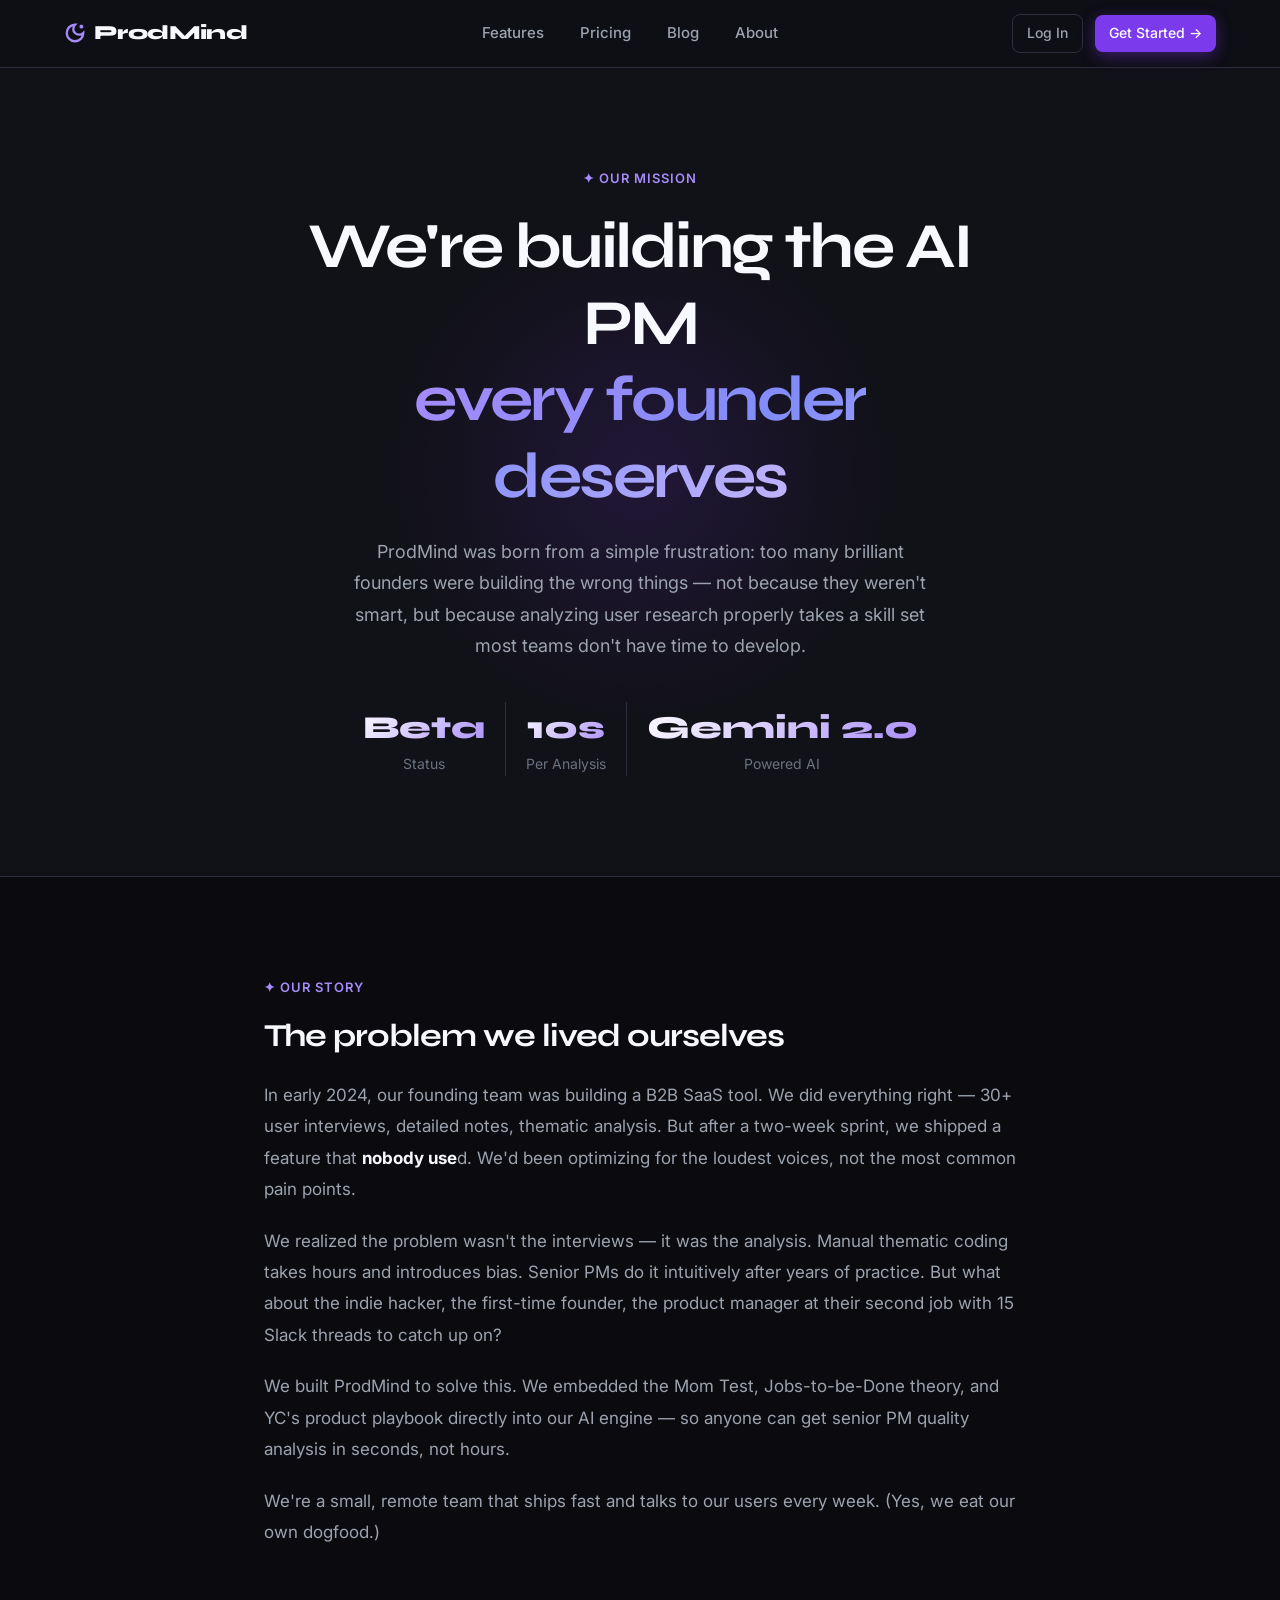
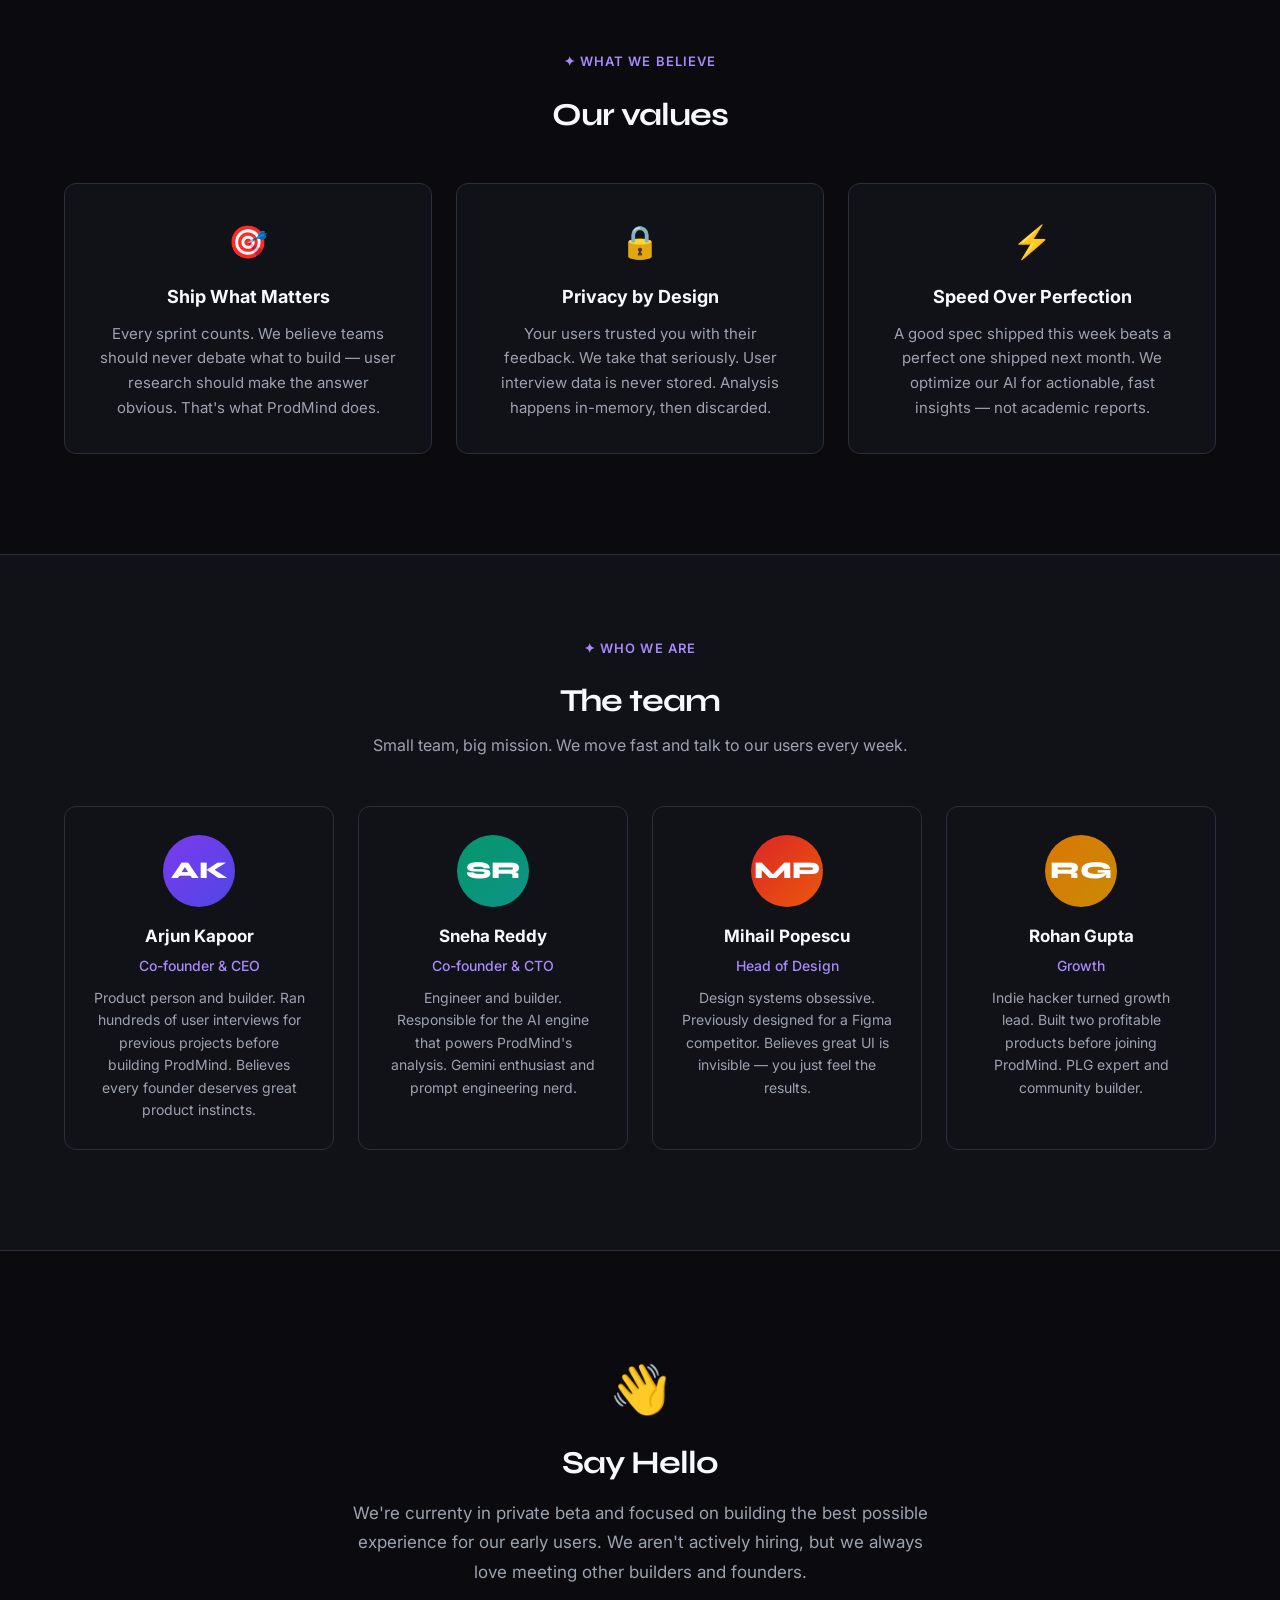
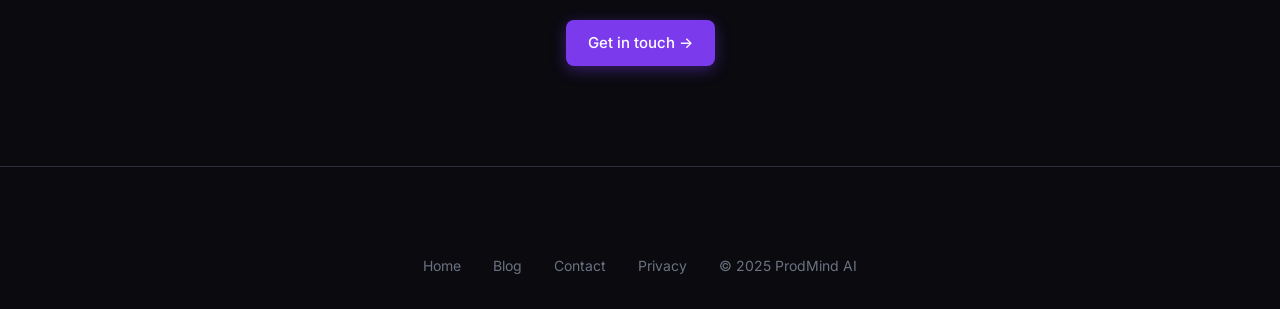
<file: frontend/about.html>
<!DOCTYPE html>
<html lang="en">
<head>
  <meta charset="UTF-8" />
  <meta name="viewport" content="width=device-width, initial-scale=1.0" />
  <title>About — ProdMind AI</title>
  <meta name="description" content="We're building the AI product manager every founder deserves. Learn about the team and mission behind ProdMind AI." />
  <link rel="icon" href="data:image/svg+xml,<svg xmlns='http://www.w3.org/2000/svg' viewBox='0 0 100 100'><text y='80' font-size='80'>🧠</text></svg>" />
  <link rel="stylesheet" href="css/global.css" />
  <link rel="stylesheet" href="css/landing.css" />
</head>
<body>
<nav class="navbar scrolled">
  <div class="nav-container">
    <a href="index.html" class="logo">
      <svg xmlns="http://www.w3.org/2000/svg" width="22" height="22" viewBox="0 0 24 24" fill="none" stroke="currentColor" stroke-width="2.5"><path d="M12 3a6 6 0 0 0 9 9 9 9 0 1 1-9-9Z"/><path d="M19 3v4"/><path d="M21 5h-4"/></svg>
      ProdMind
    </a>
    <div class="nav-links">
      <a href="index.html#features">Features</a>
      <a href="index.html#pricing">Pricing</a>
      <a href="blog.html">Blog</a>
      <a href="about.html">About</a>
    </div>
    <div class="nav-actions">
      <a href="login.html" class="btn btn-ghost btn-sm">Log In</a>
      <a href="signup.html" class="btn btn-primary btn-sm">Get Started →</a>
    </div>
  </div>
</nav>

<div style="padding-top:68px">

  <!-- Hero -->
  <section style="padding:100px 0;text-align:center;background:var(--bg-secondary);border-bottom:1px solid var(--border);position:relative;overflow:hidden">
    <div style="position:absolute;width:500px;height:500px;background:radial-gradient(circle,rgba(124,58,237,0.15) 0%,transparent 70%);top:50%;left:50%;transform:translate(-50%,-50%);pointer-events:none"></div>
    <div class="container" style="position:relative;z-index:1">
      <span class="section-label" style="display:flex;justify-content:center;margin-bottom:20px">✦ Our Mission</span>
      <h1 style="font-size:clamp(2.5rem,5vw,4rem);letter-spacing:-0.04em;margin-bottom:20px;max-width:700px;margin-left:auto;margin-right:auto">
        We're building the AI PM<br/><span class="gradient-text">every founder deserves</span>
      </h1>
      <p style="font-size:1.125rem;color:var(--text-secondary);max-width:580px;margin:0 auto 40px;line-height:1.75">
        ProdMind was born from a simple frustration: too many brilliant founders were building the wrong things — not because they weren't smart, but because analyzing user research properly takes a skill set most teams don't have time to develop.
      </p>
      <div style="display:flex;gap:20px;justify-content:center;flex-wrap:wrap">
        <div style="text-align:center">
          <div style="font-family:'Syne',sans-serif;font-size:2rem;font-weight:800;background:linear-gradient(135deg,#fff,#a78bfa);-webkit-background-clip:text;-webkit-text-fill-color:transparent">Beta</div>
          <div style="font-size:0.875rem;color:var(--text-tertiary)">Status</div>
        </div>
        <div style="width:1px;background:var(--border)"></div>
        <div style="text-align:center">
          <div style="font-family:'Syne',sans-serif;font-size:2rem;font-weight:800;background:linear-gradient(135deg,#fff,#a78bfa);-webkit-background-clip:text;-webkit-text-fill-color:transparent">10s</div>
          <div style="font-size:0.875rem;color:var(--text-tertiary)">Per Analysis</div>
        </div>
        <div style="width:1px;background:var(--border)"></div>
        <div style="text-align:center">
          <div style="font-family:'Syne',sans-serif;font-size:2rem;font-weight:800;background:linear-gradient(135deg,#fff,#a78bfa);-webkit-background-clip:text;-webkit-text-fill-color:transparent">Gemini 2.0</div>
          <div style="font-size:0.875rem;color:var(--text-tertiary)">Powered AI</div>
        </div>
      </div>
    </div>
  </section>

  <!-- Story Section -->
  <section style="padding:100px 0">
    <div class="container" style="max-width:800px">
      <span class="section-label" style="margin-bottom:20px;display:block">✦ Our Story</span>
      <h2 style="font-size:2rem;letter-spacing:-0.03em;margin-bottom:24px">The problem we lived ourselves</h2>
      <div style="color:var(--text-secondary);line-height:1.85;font-size:1.0625rem">
        <p style="margin-bottom:20px">
          In early 2024, our founding team was building a B2B SaaS tool. We did everything right — 30+ user interviews, detailed notes, thematic analysis. But after a two-week sprint, we shipped a feature that <strong style="color:var(--text-primary)">nobody use</strong>d. We'd been optimizing for the loudest voices, not the most common pain points.
        </p>
        <p style="margin-bottom:20px">
          We realized the problem wasn't the interviews — it was the analysis. Manual thematic coding takes hours and introduces bias. Senior PMs do it intuitively after years of practice. But what about the indie hacker, the first-time founder, the product manager at their second job with 15 Slack threads to catch up on?
        </p>
        <p style="margin-bottom:20px">
          We built ProdMind to solve this. We embedded the Mom Test, Jobs-to-be-Done theory, and YC's product playbook directly into our AI engine — so anyone can get senior PM quality analysis in seconds, not hours.
        </p>
        <p>
          We're a small, remote team that ships fast and talks to our users every week. (Yes, we eat our own dogfood.)
        </p>
      </div>
    </div>
  </section>

  <!-- Values -->
  <section style="padding:0 0 100px">
    <div class="container">
      <div style="text-align:center;margin-bottom:48px">
        <span class="section-label">✦ What We Believe</span>
        <h2 style="font-size:2rem;letter-spacing:-0.03em;margin-top:8px">Our values</h2>
      </div>
      <div class="values-grid">
        <div class="value-card">
          <div class="value-emoji">🎯</div>
          <div class="value-title">Ship What Matters</div>
          <div class="value-text">Every sprint counts. We believe teams should never debate what to build — user research should make the answer obvious. That's what ProdMind does.</div>
        </div>
        <div class="value-card">
          <div class="value-emoji">🔒</div>
          <div class="value-title">Privacy by Design</div>
          <div class="value-text">Your users trusted you with their feedback. We take that seriously. User interview data is never stored. Analysis happens in-memory, then discarded.</div>
        </div>
        <div class="value-card">
          <div class="value-emoji">⚡</div>
          <div class="value-title">Speed Over Perfection</div>
          <div class="value-text">A good spec shipped this week beats a perfect one shipped next month. We optimize our AI for actionable, fast insights — not academic reports.</div>
        </div>
      </div>
    </div>
  </section>

  <!-- Team -->
  <section style="padding:0 0 100px;background:var(--bg-secondary);padding-top:80px;border-top:1px solid var(--border);border-bottom:1px solid var(--border)">
    <div class="container">
      <div style="text-align:center;margin-bottom:48px">
        <span class="section-label">✦ Who We Are</span>
        <h2 style="font-size:2rem;letter-spacing:-0.03em;margin-top:8px">The team</h2>
        <p style="color:var(--text-secondary);margin-top:12px">Small team, big mission. We move fast and talk to our users every week.</p>
      </div>
      <div class="team-grid">
        <div class="team-card">
          <div class="team-avatar" style="background:linear-gradient(135deg,#7c3aed,#4f46e5)">AK</div>
          <div class="team-name">Arjun Kapoor</div>
          <div class="team-role">Co-founder & CEO</div>
          <div class="team-bio">Product person and builder. Ran hundreds of user interviews for previous projects before building ProdMind. Believes every founder deserves great product instincts.</div>
        </div>
        <div class="team-card">
          <div class="team-avatar" style="background:linear-gradient(135deg,#059669,#0d9488)">SR</div>
          <div class="team-name">Sneha Reddy</div>
          <div class="team-role">Co-founder & CTO</div>
          <div class="team-bio">Engineer and builder. Responsible for the AI engine that powers ProdMind's analysis. Gemini enthusiast and prompt engineering nerd.</div>
        </div>
        <div class="team-card">
          <div class="team-avatar" style="background:linear-gradient(135deg,#dc2626,#ea580c)">MP</div>
          <div class="team-name">Mihail Popescu</div>
          <div class="team-role">Head of Design</div>
          <div class="team-bio">Design systems obsessive. Previously designed for a Figma competitor. Believes great UI is invisible — you just feel the results.</div>
        </div>
        <div class="team-card">
          <div class="team-avatar" style="background:linear-gradient(135deg,#d97706,#ca8a04)">RG</div>
          <div class="team-name">Rohan Gupta</div>
          <div class="team-role">Growth</div>
          <div class="team-bio">Indie hacker turned growth lead. Built two profitable products before joining ProdMind. PLG expert and community builder.</div>
        </div>
      </div>
    </div>
  </section>

  <!-- Careers (Hiring status) -->
  <section style="padding:100px 0;text-align:center">
    <div class="container">
      <div style="max-width:600px;margin:0 auto">
        <div style="font-size:3rem;margin-bottom:16px">👋</div>
        <h2 style="font-size:2rem;letter-spacing:-0.03em;margin-bottom:16px">Say Hello</h2>
        <p style="color:var(--text-secondary);font-size:1.0625rem;line-height:1.75;margin-bottom:32px">
          We're currenty in private beta and focused on building the best possible experience for our early users. We aren't actively hiring, but we always love meeting other builders and founders.
        </p>
        <a href="contact.html" class="btn btn-primary">Get in touch →</a>
      </div>
    </div>
  </section>

</div>

<footer class="footer" style="border-top:1px solid var(--border)">
  <div class="container">
    <div class="footer-bottom" style="justify-content:center;gap:32px;padding-top:24px;border-top:none">
      <a href="index.html">Home</a>
      <a href="blog.html">Blog</a>
      <a href="contact.html">Contact</a>
      <a href="privacy.html">Privacy</a>
      <span style="color:var(--text-tertiary)">© 2025 ProdMind AI</span>
    </div>
  </div>
</footer>
</body>
</html>
</file>
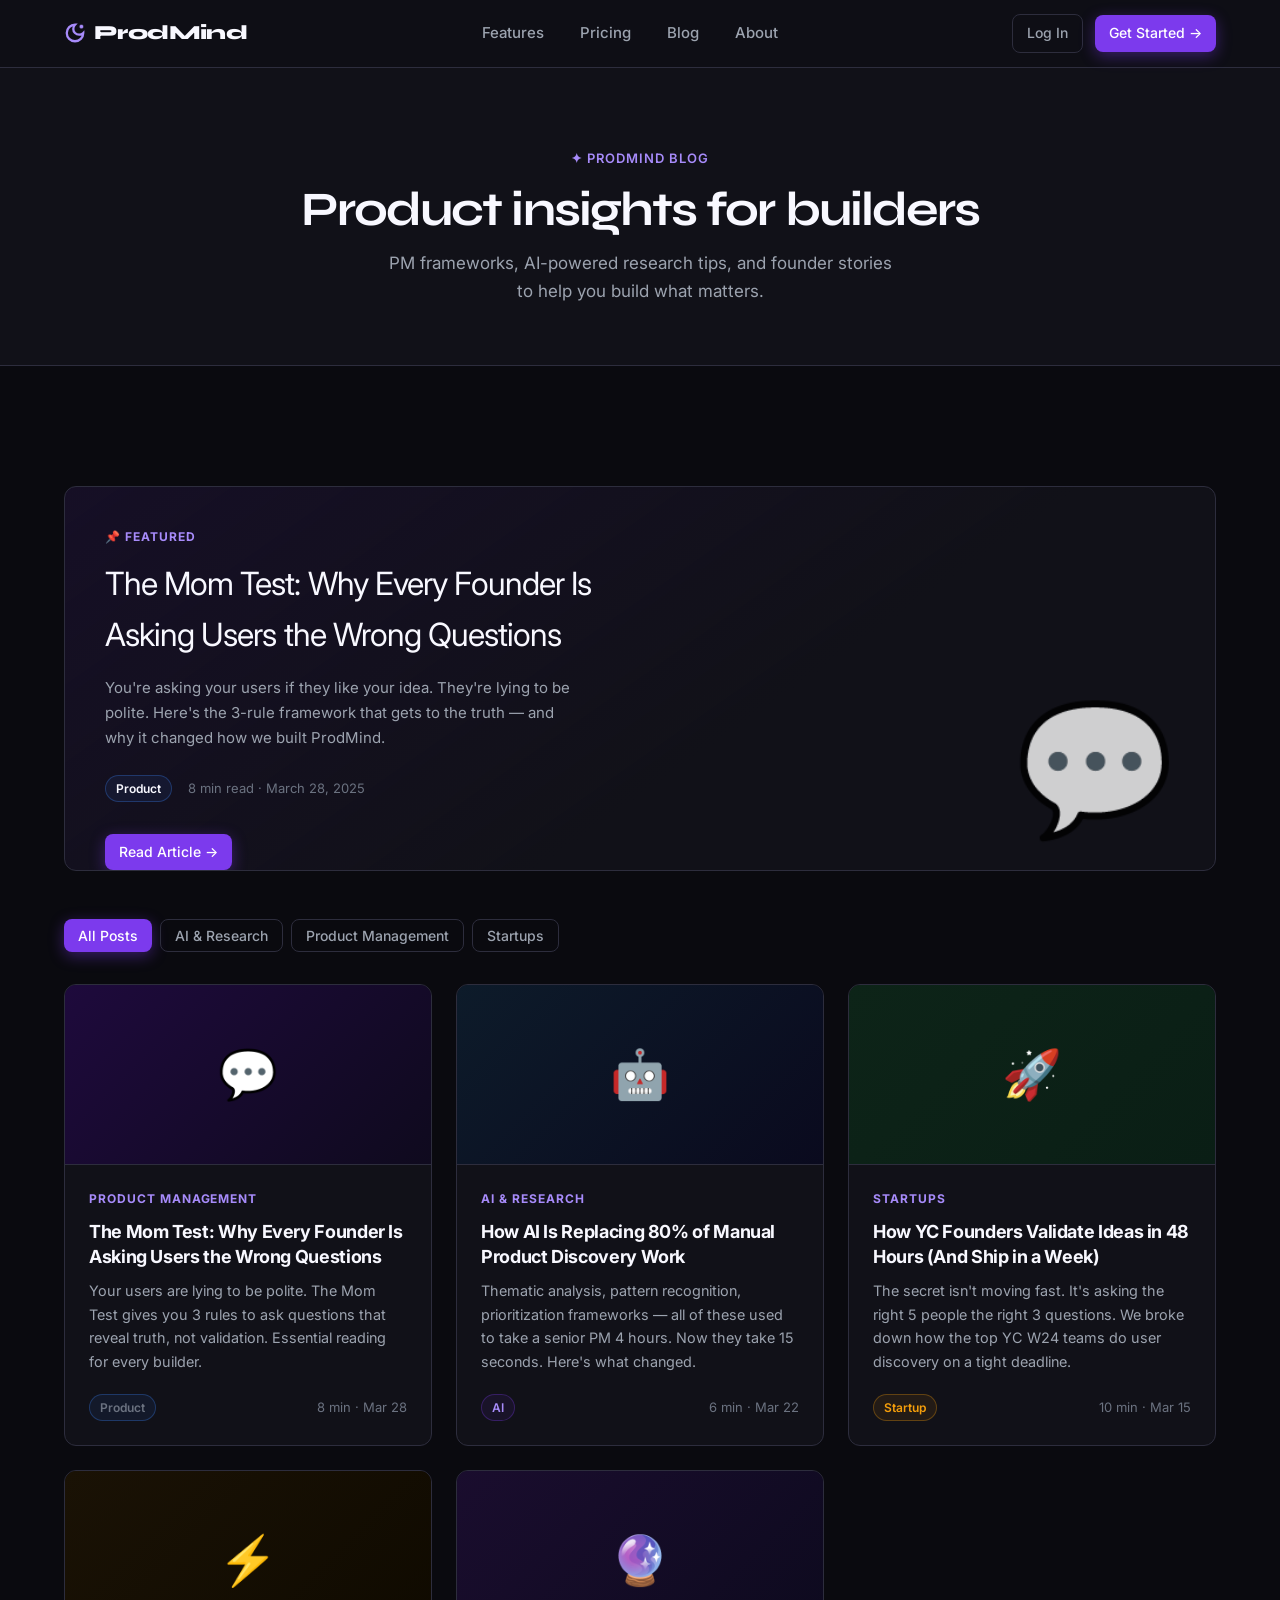
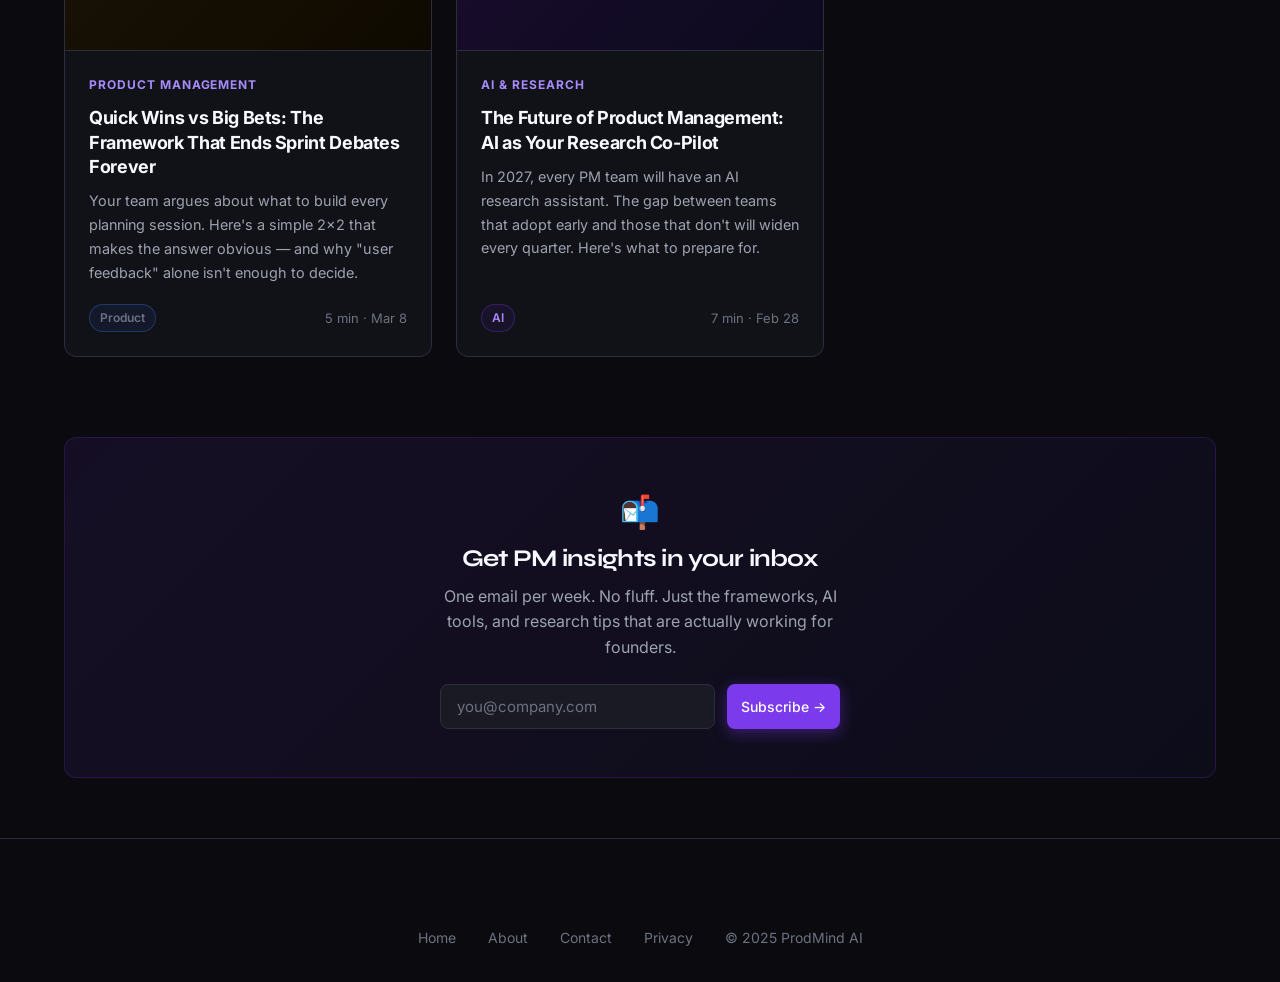
<file: frontend/blog.html>
<!DOCTYPE html>
<html lang="en">
<head>
  <meta charset="UTF-8" />
  <meta name="viewport" content="width=device-width, initial-scale=1.0" />
  <title>Blog — ProdMind AI</title>
  <meta name="description" content="Product management insights, founder stories, and AI-powered research tips from the ProdMind team." />
  <link rel="icon" href="data:image/svg+xml,<svg xmlns='http://www.w3.org/2000/svg' viewBox='0 0 100 100'><text y='80' font-size='80'>🧠</text></svg>" />
  <link rel="stylesheet" href="css/global.css" />
  <link rel="stylesheet" href="css/landing.css" />
</head>
<body>
<!-- Navbar -->
<nav class="navbar scrolled">
  <div class="nav-container">
    <a href="index.html" class="logo">
      <svg xmlns="http://www.w3.org/2000/svg" width="22" height="22" viewBox="0 0 24 24" fill="none" stroke="currentColor" stroke-width="2.5"><path d="M12 3a6 6 0 0 0 9 9 9 9 0 1 1-9-9Z"/><path d="M19 3v4"/><path d="M21 5h-4"/></svg>
      ProdMind
    </a>
    <div class="nav-links">
      <a href="index.html#features">Features</a>
      <a href="index.html#pricing">Pricing</a>
      <a href="blog.html">Blog</a>
      <a href="about.html">About</a>
    </div>
    <div class="nav-actions">
      <a href="login.html" class="btn btn-ghost btn-sm">Log In</a>
      <a href="signup.html" class="btn btn-primary btn-sm">Get Started →</a>
    </div>
  </div>
</nav>

<div style="padding-top:68px">
  <!-- Page Header -->
  <div class="page-header-inner" style="background:var(--bg-secondary);border-bottom:1px solid var(--border)">
    <div class="container">
      <span class="section-label" style="margin-bottom:12px;display:flex;justify-content:center">✦ ProdMind Blog</span>
      <h1>Product insights for builders</h1>
      <p>PM frameworks, AI-powered research tips, and founder stories to help you build what matters.</p>
    </div>
  </div>

  <div class="container" style="padding:60px 24px">

    <!-- Featured Post -->
    <div class="blog-hero-card">
      <div>
        <div class="blog-category">📌 Featured</div>
        <div class="blog-hero-title">The Mom Test: Why Every Founder Is Asking Users the Wrong Questions</div>
        <p style="color:var(--text-secondary);font-size:0.9375rem;line-height:1.65;max-width:480px;margin-bottom:24px">You're asking your users if they like your idea. They're lying to be polite. Here's the 3-rule framework that gets to the truth — and why it changed how we built ProdMind.</p>
        <div style="display:flex;align-items:center;gap:16px;margin-bottom:32px">
          <span class="blog-tag blog-tag-pm">Product</span>
          <span style="font-size:0.8125rem;color:var(--text-tertiary)">8 min read · March 28, 2025</span>
        </div>
        <a href="blog-momtest.html" class="btn btn-primary btn-sm">Read Article →</a>
      </div>
      <div style="font-size:8rem;padding-bottom:0;align-self:flex-end;opacity:0.8">💬</div>
    </div>

    <!-- Filter Tags -->
    <div style="display:flex;gap:8px;flex-wrap:wrap;margin-bottom:32px">
      <button class="btn btn-sm btn-primary" onclick="filterBlogs('all')" id="filter-all">All Posts</button>
      <button class="btn btn-sm btn-ghost" onclick="filterBlogs('ai')" id="filter-ai">AI & Research</button>
      <button class="btn btn-sm btn-ghost" onclick="filterBlogs('pm')" id="filter-pm">Product Management</button>
      <button class="btn btn-sm btn-ghost" onclick="filterBlogs('startup')" id="filter-startup">Startups</button>
    </div>

    <!-- Blog Grid -->
    <div class="blog-grid" id="blog-grid">

      <a href="blog-momtest.html" class="blog-card" data-tag="pm">
        <div class="blog-card-cover" style="background:linear-gradient(135deg,#1e0a3c,#0f0a1e)">💬</div>
        <div class="blog-card-body">
          <div class="blog-category">Product Management</div>
          <div class="blog-card-title">The Mom Test: Why Every Founder Is Asking Users the Wrong Questions</div>
          <p class="blog-card-excerpt">Your users are lying to be polite. The Mom Test gives you 3 rules to ask questions that reveal truth, not validation. Essential reading for every builder.</p>
          <div class="blog-card-meta">
            <span class="blog-tag blog-tag-pm">Product</span>
            <span>8 min · Mar 28</span>
          </div>
        </div>
      </a>

      <a href="blog-ai-pm.html" class="blog-card" data-tag="ai">
        <div class="blog-card-cover" style="background:linear-gradient(135deg,#0d1b2a,#0a0a1e)">🤖</div>
        <div class="blog-card-body">
          <div class="blog-category">AI & Research</div>
          <div class="blog-card-title">How AI Is Replacing 80% of Manual Product Discovery Work</div>
          <p class="blog-card-excerpt">Thematic analysis, pattern recognition, prioritization frameworks — all of these used to take a senior PM 4 hours. Now they take 15 seconds. Here's what changed.</p>
          <div class="blog-card-meta">
            <span class="blog-tag blog-tag-ai">AI</span>
            <span>6 min · Mar 22</span>
          </div>
        </div>
      </a>

      <a href="blog-validate.html" class="blog-card" data-tag="startup">
        <div class="blog-card-cover" style="background:linear-gradient(135deg,#0d2418,#0a1e15)">🚀</div>
        <div class="blog-card-body">
          <div class="blog-category">Startups</div>
          <div class="blog-card-title">How YC Founders Validate Ideas in 48 Hours (And Ship in a Week)</div>
          <p class="blog-card-excerpt">The secret isn't moving fast. It's asking the right 5 people the right 3 questions. We broke down how the top YC W24 teams do user discovery on a tight deadline.</p>
          <div class="blog-card-meta">
            <span class="blog-tag blog-tag-startup">Startup</span>
            <span>10 min · Mar 15</span>
          </div>
        </div>
      </a>

      <a href="blog-sprint.html" class="blog-card" data-tag="pm">
        <div class="blog-card-cover" style="background:linear-gradient(135deg,#1a1205,#0f0a00)">⚡</div>
        <div class="blog-card-body">
          <div class="blog-category">Product Management</div>
          <div class="blog-card-title">Quick Wins vs Big Bets: The Framework That Ends Sprint Debates Forever</div>
          <p class="blog-card-excerpt">Your team argues about what to build every planning session. Here's a simple 2x2 that makes the answer obvious — and why "user feedback" alone isn't enough to decide.</p>
          <div class="blog-card-meta">
            <span class="blog-tag blog-tag-pm">Product</span>
            <span>5 min · Mar 8</span>
          </div>
        </div>
      </a>

      <a href="blog-ai-future.html" class="blog-card" data-tag="ai">
        <div class="blog-card-cover" style="background:linear-gradient(135deg,#1a0d2e,#0d0a1e)">🔮</div>
        <div class="blog-card-body">
          <div class="blog-category">AI & Research</div>
          <div class="blog-card-title">The Future of Product Management: AI as Your Research Co-Pilot</div>
          <p class="blog-card-excerpt">In 2027, every PM team will have an AI research assistant. The gap between teams that adopt early and those that don't will widen every quarter. Here's what to prepare for.</p>
          <div class="blog-card-meta">
            <span class="blog-tag blog-tag-ai">AI</span>
            <span>7 min · Feb 28</span>
          </div>
        </div>
      </a>

    </div>

    <!-- Newsletter CTA -->
    <div style="margin-top:80px;background:linear-gradient(135deg,rgba(124,58,237,0.1),rgba(79,70,229,0.05));border:1px solid rgba(124,58,237,0.2);border-radius:var(--r-lg);padding:48px;text-align:center">
      <div style="font-size:2rem;margin-bottom:8px">📬</div>
      <h3 style="font-size:1.5rem;letter-spacing:-0.03em;margin-bottom:10px">Get PM insights in your inbox</h3>
      <p style="color:var(--text-secondary);margin-bottom:24px;max-width:400px;margin-left:auto;margin-right:auto">One email per week. No fluff. Just the frameworks, AI tools, and research tips that are actually working for founders.</p>
      <div style="display:flex;gap:12px;justify-content:center;max-width:400px;margin:0 auto">
        <input type="email" class="input-field" placeholder="you@company.com" id="newsletter-email" style="flex:1" />
        <button class="btn btn-primary btn-sm" onclick="subscribeNewsletter()">Subscribe →</button>
      </div>
    </div>
  </div>
</div>

<!-- Footer -->
<footer class="footer" style="border-top:1px solid var(--border)">
  <div class="container">
    <div class="footer-bottom" style="justify-content:center;gap:32px;padding-top:24px;border-top:none">
      <a href="index.html">Home</a>
      <a href="about.html">About</a>
      <a href="contact.html">Contact</a>
      <a href="privacy.html">Privacy</a>
      <span style="color:var(--text-tertiary)">© 2025 ProdMind AI</span>
    </div>
  </div>
</footer>

<script>
  function filterBlogs(tag) {
    document.querySelectorAll('[id^="filter-"]').forEach(b => b.className = 'btn btn-sm btn-ghost');
    document.getElementById('filter-' + tag).className = 'btn btn-sm btn-primary';
    document.querySelectorAll('.blog-card').forEach(card => {
      card.style.display = (tag === 'all' || card.dataset.tag === tag) ? 'flex' : 'none';
    });
  }
  function subscribeNewsletter() {
    const email = document.getElementById('newsletter-email').value;
    if (!email) return;
    document.getElementById('newsletter-email').value = '';
    const c = document.createElement('div');
    c.textContent = '🎉 Subscribed! Check your inbox for a welcome email.';
    c.style.cssText = 'color:var(--accent-green);font-weight:600;margin-top:12px;text-align:center';
    document.getElementById('newsletter-email').parentElement.parentElement.appendChild(c);
  }
</script>
</body>
</html>
</file>
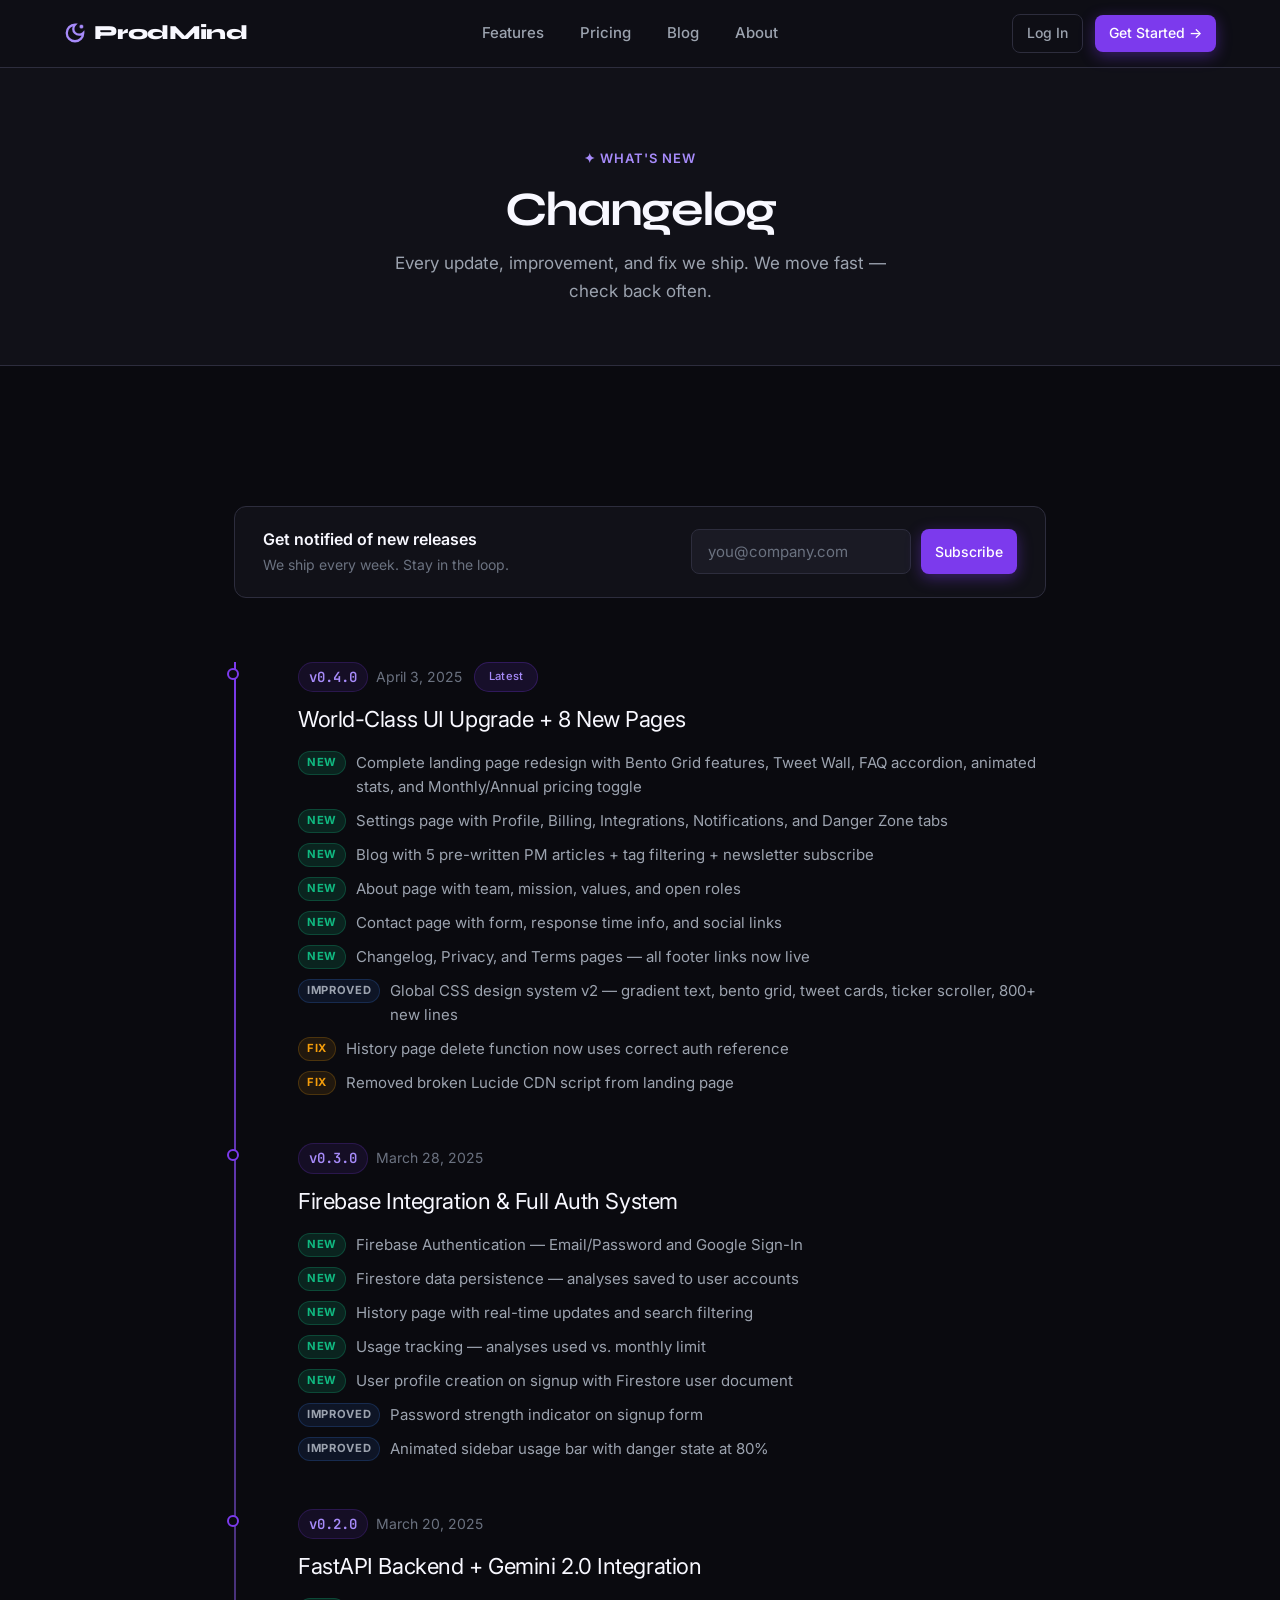
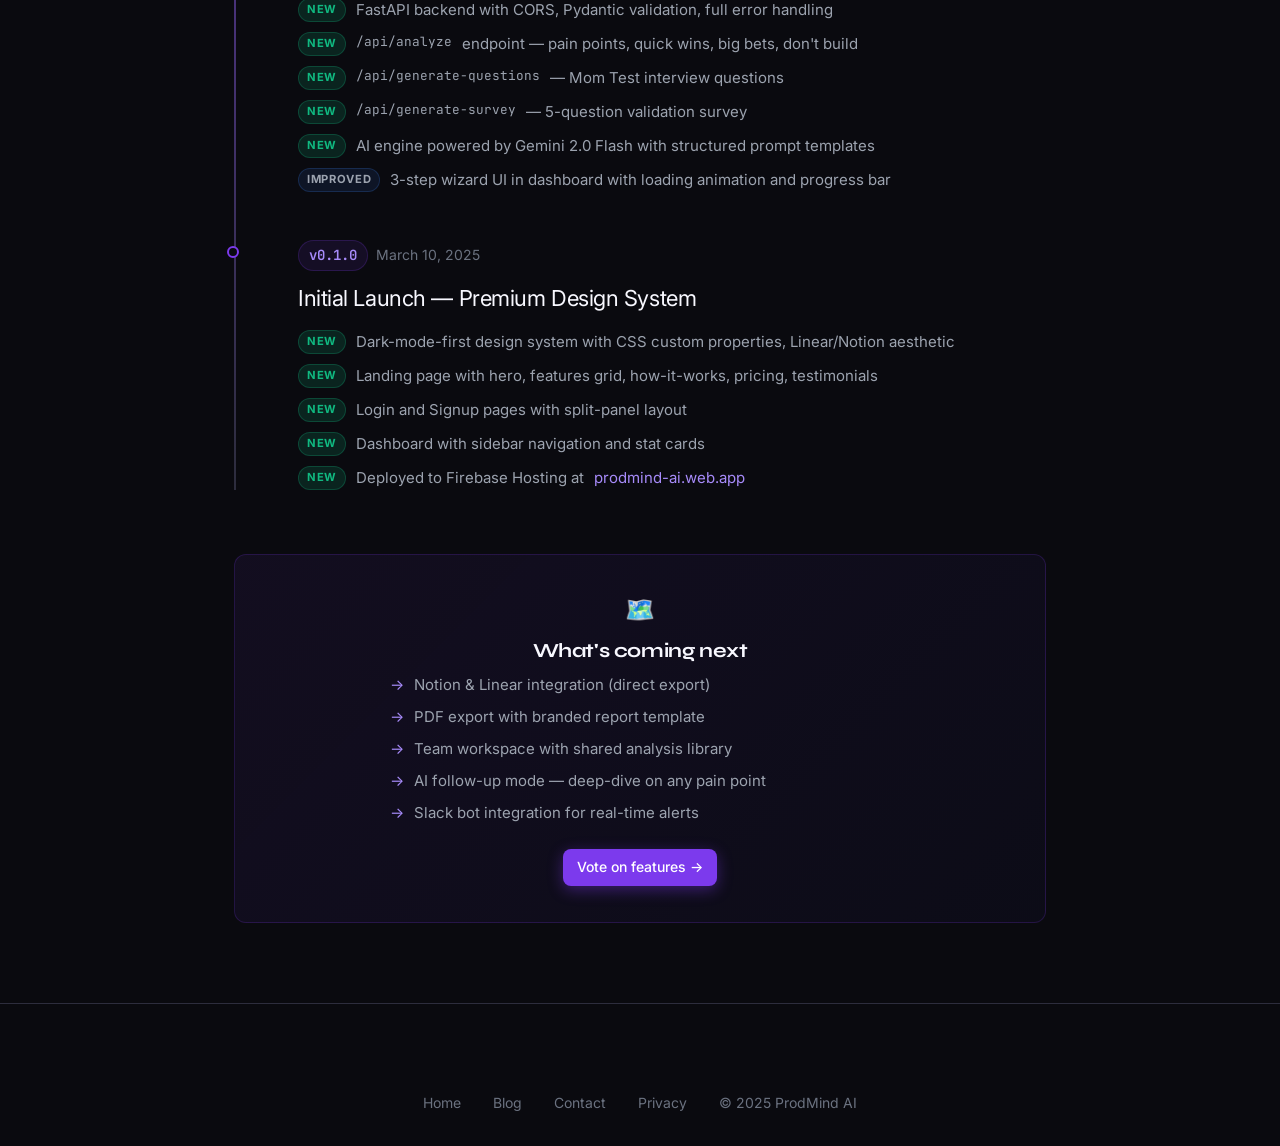
<file: frontend/changelog.html>
<!DOCTYPE html>
<html lang="en">
<head>
  <meta charset="UTF-8" />
  <meta name="viewport" content="width=device-width, initial-scale=1.0" />
  <title>Changelog — ProdMind AI</title>
  <meta name="description" content="See all the latest updates, improvements and new features shipped by the ProdMind AI team." />
  <link rel="icon" href="data:image/svg+xml,<svg xmlns='http://www.w3.org/2000/svg' viewBox='0 0 100 100'><text y='80' font-size='80'>🧠</text></svg>" />
  <link rel="stylesheet" href="css/global.css" />
  <link rel="stylesheet" href="css/landing.css" />
</head>
<body>
<nav class="navbar scrolled">
  <div class="nav-container">
    <a href="index.html" class="logo">
      <svg xmlns="http://www.w3.org/2000/svg" width="22" height="22" viewBox="0 0 24 24" fill="none" stroke="currentColor" stroke-width="2.5"><path d="M12 3a6 6 0 0 0 9 9 9 9 0 1 1-9-9Z"/><path d="M19 3v4"/><path d="M21 5h-4"/></svg>
      ProdMind
    </a>
    <div class="nav-links">
      <a href="index.html#features">Features</a>
      <a href="index.html#pricing">Pricing</a>
      <a href="blog.html">Blog</a>
      <a href="about.html">About</a>
    </div>
    <div class="nav-actions">
      <a href="login.html" class="btn btn-ghost btn-sm">Log In</a>
      <a href="signup.html" class="btn btn-primary btn-sm">Get Started →</a>
    </div>
  </div>
</nav>

<div style="padding-top:68px">
  <div class="page-header-inner" style="background:var(--bg-secondary);border-bottom:1px solid var(--border)">
    <div class="container">
      <span class="section-label" style="display:flex;justify-content:center;margin-bottom:12px">✦ What's New</span>
      <h1>Changelog</h1>
      <p>Every update, improvement, and fix we ship. We move fast — check back often.</p>
    </div>
  </div>

  <div class="container" style="padding:80px 24px;max-width:860px">

    <!-- Subscribe strip -->
    <div style="background:var(--bg-secondary);border:1px solid var(--border);border-radius:var(--r-lg);padding:20px 28px;display:flex;align-items:center;justify-content:space-between;gap:16px;margin-bottom:64px;flex-wrap:wrap">
      <div>
        <div style="font-weight:600;margin-bottom:2px">Get notified of new releases</div>
        <div style="font-size:0.875rem;color:var(--text-tertiary)">We ship every week. Stay in the loop.</div>
      </div>
      <div style="display:flex;gap:10px">
        <input type="email" class="input-field" placeholder="you@company.com" id="cl-email" style="width:220px" />
        <button class="btn btn-primary btn-sm" onclick="document.getElementById('cl-email').value='';this.textContent='Subscribed ✓'">Subscribe</button>
      </div>
    </div>

    <div class="changelog-timeline">

      <!-- v0.4 -->
      <div class="changelog-entry">
        <div class="changelog-version">
          <span class="version-tag">v0.4.0</span>
          <span class="changelog-date">April 3, 2025</span>
          <span class="pill pill-purple" style="font-size:0.7rem;margin-left:4px">Latest</span>
        </div>
        <div class="changelog-title">World-Class UI Upgrade + 8 New Pages</div>
        <div class="changelog-list">
          <div class="changelog-feature">
            <span class="changelog-badge badge-new">New</span>
            Complete landing page redesign with Bento Grid features, Tweet Wall, FAQ accordion, animated stats, and Monthly/Annual pricing toggle
          </div>
          <div class="changelog-feature">
            <span class="changelog-badge badge-new">New</span>
            Settings page with Profile, Billing, Integrations, Notifications, and Danger Zone tabs
          </div>
          <div class="changelog-feature">
            <span class="changelog-badge badge-new">New</span>
            Blog with 5 pre-written PM articles + tag filtering + newsletter subscribe
          </div>
          <div class="changelog-feature">
            <span class="changelog-badge badge-new">New</span>
            About page with team, mission, values, and open roles
          </div>
          <div class="changelog-feature">
            <span class="changelog-badge badge-new">New</span>
            Contact page with form, response time info, and social links
          </div>
          <div class="changelog-feature">
            <span class="changelog-badge badge-new">New</span>
            Changelog, Privacy, and Terms pages — all footer links now live
          </div>
          <div class="changelog-feature">
            <span class="changelog-badge badge-improved">Improved</span>
            Global CSS design system v2 — gradient text, bento grid, tweet cards, ticker scroller, 800+ new lines
          </div>
          <div class="changelog-feature">
            <span class="changelog-badge badge-fix">Fix</span>
            History page delete function now uses correct auth reference
          </div>
          <div class="changelog-feature">
            <span class="changelog-badge badge-fix">Fix</span>
            Removed broken Lucide CDN script from landing page
          </div>
        </div>
      </div>

      <!-- v0.3 -->
      <div class="changelog-entry">
        <div class="changelog-version">
          <span class="version-tag">v0.3.0</span>
          <span class="changelog-date">March 28, 2025</span>
        </div>
        <div class="changelog-title">Firebase Integration & Full Auth System</div>
        <div class="changelog-list">
          <div class="changelog-feature">
            <span class="changelog-badge badge-new">New</span>
            Firebase Authentication — Email/Password and Google Sign-In
          </div>
          <div class="changelog-feature">
            <span class="changelog-badge badge-new">New</span>
            Firestore data persistence — analyses saved to user accounts
          </div>
          <div class="changelog-feature">
            <span class="changelog-badge badge-new">New</span>
            History page with real-time updates and search filtering
          </div>
          <div class="changelog-feature">
            <span class="changelog-badge badge-new">New</span>
            Usage tracking — analyses used vs. monthly limit
          </div>
          <div class="changelog-feature">
            <span class="changelog-badge badge-new">New</span>
            User profile creation on signup with Firestore user document
          </div>
          <div class="changelog-feature">
            <span class="changelog-badge badge-improved">Improved</span>
            Password strength indicator on signup form
          </div>
          <div class="changelog-feature">
            <span class="changelog-badge badge-improved">Improved</span>
            Animated sidebar usage bar with danger state at 80%
          </div>
        </div>
      </div>

      <!-- v0.2 -->
      <div class="changelog-entry">
        <div class="changelog-version">
          <span class="version-tag">v0.2.0</span>
          <span class="changelog-date">March 20, 2025</span>
        </div>
        <div class="changelog-title">FastAPI Backend + Gemini 2.0 Integration</div>
        <div class="changelog-list">
          <div class="changelog-feature">
            <span class="changelog-badge badge-new">New</span>
            FastAPI backend with CORS, Pydantic validation, full error handling
          </div>
          <div class="changelog-feature">
            <span class="changelog-badge badge-new">New</span>
            <code style="font-family:'JetBrains Mono',monospace;font-size:0.85em">/api/analyze</code> endpoint — pain points, quick wins, big bets, don't build
          </div>
          <div class="changelog-feature">
            <span class="changelog-badge badge-new">New</span>
            <code style="font-family:'JetBrains Mono',monospace;font-size:0.85em">/api/generate-questions</code> — Mom Test interview questions
          </div>
          <div class="changelog-feature">
            <span class="changelog-badge badge-new">New</span>
            <code style="font-family:'JetBrains Mono',monospace;font-size:0.85em">/api/generate-survey</code> — 5-question validation survey
          </div>
          <div class="changelog-feature">
            <span class="changelog-badge badge-new">New</span>
            AI engine powered by Gemini 2.0 Flash with structured prompt templates
          </div>
          <div class="changelog-feature">
            <span class="changelog-badge badge-improved">Improved</span>
            3-step wizard UI in dashboard with loading animation and progress bar
          </div>
        </div>
      </div>

      <!-- v0.1 -->
      <div class="changelog-entry">
        <div class="changelog-version">
          <span class="version-tag">v0.1.0</span>
          <span class="changelog-date">March 10, 2025</span>
        </div>
        <div class="changelog-title">Initial Launch — Premium Design System</div>
        <div class="changelog-list">
          <div class="changelog-feature">
            <span class="changelog-badge badge-new">New</span>
            Dark-mode-first design system with CSS custom properties, Linear/Notion aesthetic
          </div>
          <div class="changelog-feature">
            <span class="changelog-badge badge-new">New</span>
            Landing page with hero, features grid, how-it-works, pricing, testimonials
          </div>
          <div class="changelog-feature">
            <span class="changelog-badge badge-new">New</span>
            Login and Signup pages with split-panel layout
          </div>
          <div class="changelog-feature">
            <span class="changelog-badge badge-new">New</span>
            Dashboard with sidebar navigation and stat cards
          </div>
          <div class="changelog-feature">
            <span class="changelog-badge badge-new">New</span>
            Deployed to Firebase Hosting at <a href="https://prodmind-ai.web.app" style="color:var(--accent-purple-light)">prodmind-ai.web.app</a>
          </div>
        </div>
      </div>

    </div>

    <!-- Roadmap teaser -->
    <div style="margin-top:64px;background:linear-gradient(135deg,rgba(124,58,237,0.08),rgba(79,70,229,0.04));border:1px solid rgba(124,58,237,0.2);border-radius:var(--r-lg);padding:36px;text-align:center">
      <div style="font-size:1.5rem;margin-bottom:10px">🗺️</div>
      <h3 style="font-size:1.25rem;letter-spacing:-0.02em;margin-bottom:10px">What's coming next</h3>
      <div style="display:flex;flex-direction:column;gap:8px;max-width:500px;margin:0 auto 24px;text-align:left">
        <div style="display:flex;align-items:center;gap:10px;font-size:0.9375rem;color:var(--text-secondary)">
          <span style="color:var(--accent-purple-light)">→</span> Notion & Linear integration (direct export)
        </div>
        <div style="display:flex;align-items:center;gap:10px;font-size:0.9375rem;color:var(--text-secondary)">
          <span style="color:var(--accent-purple-light)">→</span> PDF export with branded report template
        </div>
        <div style="display:flex;align-items:center;gap:10px;font-size:0.9375rem;color:var(--text-secondary)">
          <span style="color:var(--accent-purple-light)">→</span> Team workspace with shared analysis library
        </div>
        <div style="display:flex;align-items:center;gap:10px;font-size:0.9375rem;color:var(--text-secondary)">
          <span style="color:var(--accent-purple-light)">→</span> AI follow-up mode — deep-dive on any pain point
        </div>
        <div style="display:flex;align-items:center;gap:10px;font-size:0.9375rem;color:var(--text-secondary)">
          <span style="color:var(--accent-purple-light)">→</span> Slack bot integration for real-time alerts
        </div>
      </div>
      <a href="contact.html" class="btn btn-primary btn-sm">Vote on features →</a>
    </div>
  </div>
</div>

<footer class="footer" style="border-top:1px solid var(--border)">
  <div class="container">
    <div class="footer-bottom" style="justify-content:center;gap:32px;padding-top:24px;border-top:none">
      <a href="index.html">Home</a>
      <a href="blog.html">Blog</a>
      <a href="contact.html">Contact</a>
      <a href="privacy.html">Privacy</a>
      <span style="color:var(--text-tertiary)">© 2025 ProdMind AI</span>
    </div>
  </div>
</footer>
</body>
</html>
</file>
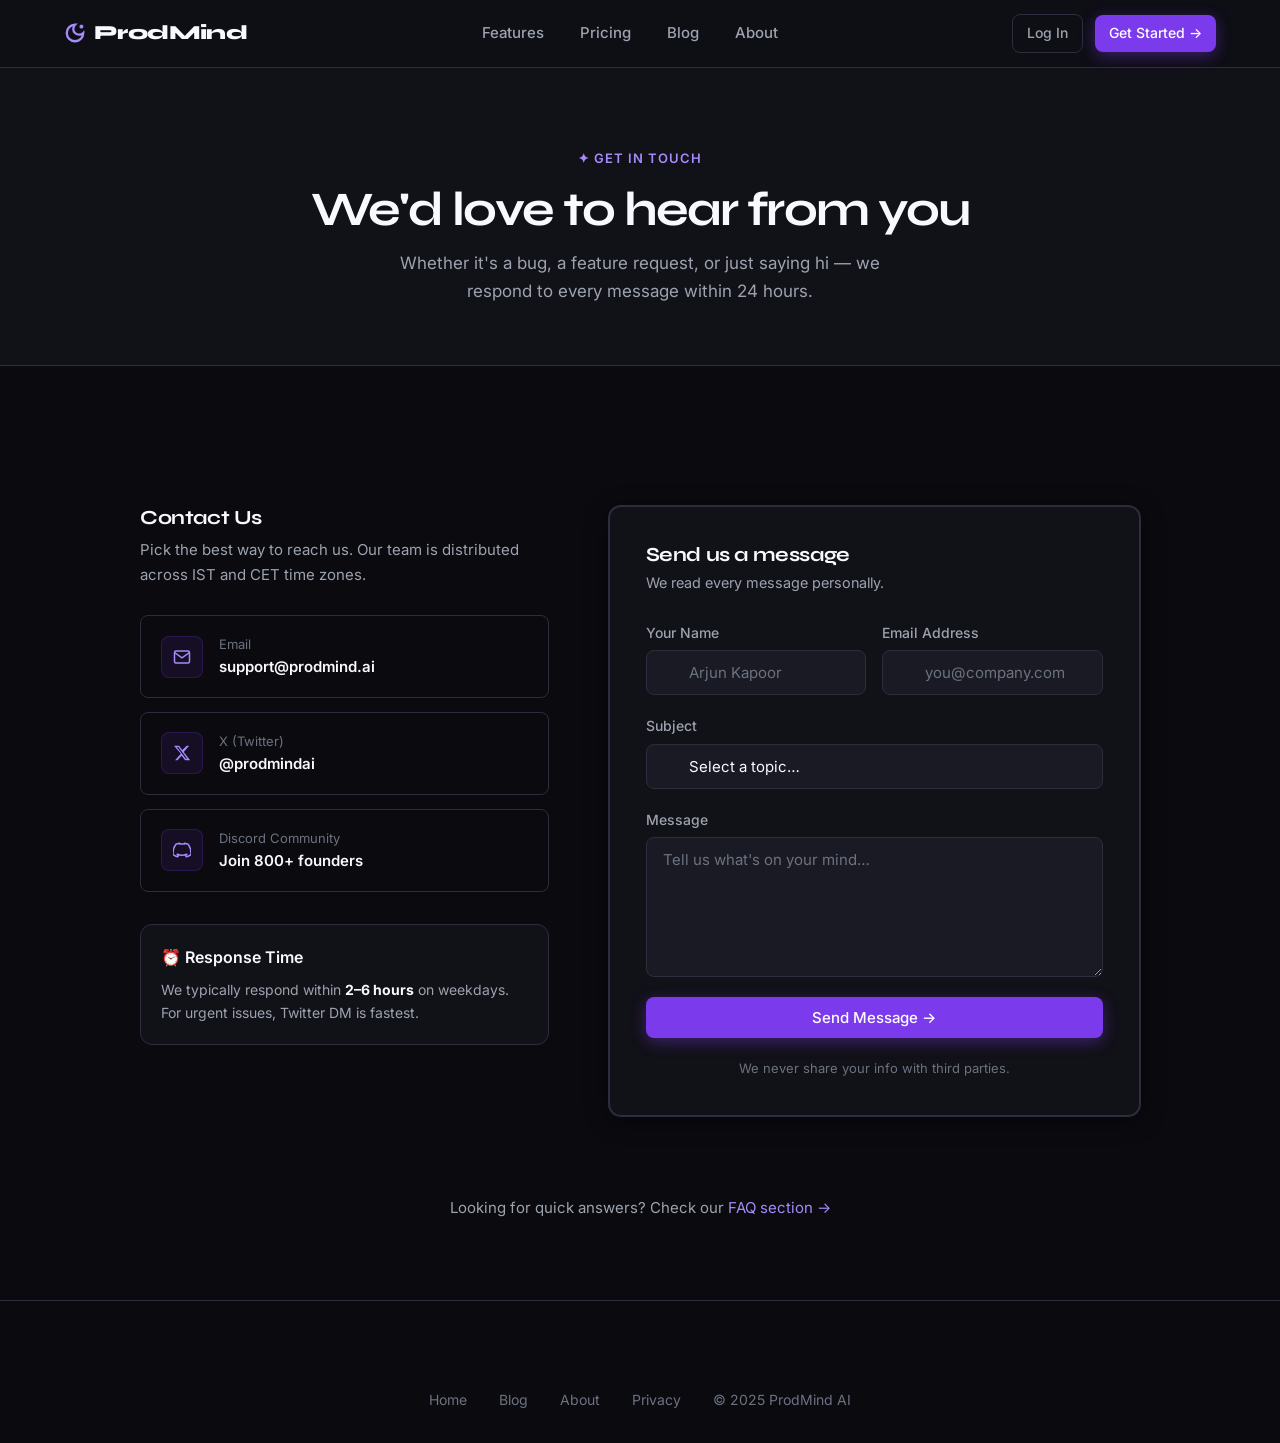
<file: frontend/contact.html>
<!DOCTYPE html>
<html lang="en">
<head>
  <meta charset="UTF-8" />
  <meta name="viewport" content="width=device-width, initial-scale=1.0" />
  <title>Contact — ProdMind AI</title>
  <meta name="description" content="Get in touch with the ProdMind AI team. We respond within 24 hours." />
  <link rel="icon" href="data:image/svg+xml,<svg xmlns='http://www.w3.org/2000/svg' viewBox='0 0 100 100'><text y='80' font-size='80'>🧠</text></svg>" />
  <link rel="stylesheet" href="css/global.css" />
  <link rel="stylesheet" href="css/landing.css" />
</head>
<body>
<nav class="navbar scrolled">
  <div class="nav-container">
    <a href="index.html" class="logo">
      <svg xmlns="http://www.w3.org/2000/svg" width="22" height="22" viewBox="0 0 24 24" fill="none" stroke="currentColor" stroke-width="2.5"><path d="M12 3a6 6 0 0 0 9 9 9 9 0 1 1-9-9Z"/><path d="M19 3v4"/><path d="M21 5h-4"/></svg>
      ProdMind
    </a>
    <div class="nav-links">
      <a href="index.html#features">Features</a>
      <a href="index.html#pricing">Pricing</a>
      <a href="blog.html">Blog</a>
      <a href="about.html">About</a>
    </div>
    <div class="nav-actions">
      <a href="login.html" class="btn btn-ghost btn-sm">Log In</a>
      <a href="signup.html" class="btn btn-primary btn-sm">Get Started →</a>
    </div>
  </div>
</nav>

<div style="padding-top:68px">
  <div class="page-header-inner" style="background:var(--bg-secondary);border-bottom:1px solid var(--border)">
    <div class="container">
      <span class="section-label" style="display:flex;justify-content:center;margin-bottom:12px">✦ Get In Touch</span>
      <h1>We'd love to hear from you</h1>
      <p>Whether it's a bug, a feature request, or just saying hi — we respond to every message within 24 hours.</p>
    </div>
  </div>

  <div class="container" style="padding:80px 24px">
    <div class="contact-layout">

      <!-- Left: Info -->
      <div>
        <h3 style="font-size:1.25rem;letter-spacing:-0.02em;margin-bottom:8px">Contact Us</h3>
        <p style="color:var(--text-secondary);font-size:0.9375rem;line-height:1.65;margin-bottom:28px">Pick the best way to reach us. Our team is distributed across IST and CET time zones.</p>

        <a href="mailto:support@prodmind.ai" class="contact-method">
          <div class="contact-method-icon">
            <svg width="18" height="18" fill="none" stroke="currentColor" stroke-width="2" viewBox="0 0 24 24"><path d="M4 4h16c1.1 0 2 .9 2 2v12c0 1.1-.9 2-2 2H4c-1.1 0-2-.9-2-2V6c0-1.1.9-2 2-2z"/><polyline points="22,6 12,13 2,6"/></svg>
          </div>
          <div>
            <div class="contact-method-label">Email</div>
            <div class="contact-method-value">support@prodmind.ai</div>
          </div>
        </a>

        <a href="https://twitter.com/prodmindai" target="_blank" class="contact-method">
          <div class="contact-method-icon">
            <svg width="18" height="18" viewBox="0 0 24 24" fill="currentColor"><path d="M18.244 2.25h3.308l-7.227 8.26 8.502 11.24H16.17l-4.714-6.231-5.401 6.231H2.744l7.73-8.835L1.254 2.25H8.08l4.253 5.622zm-1.161 17.52h1.833L7.084 4.126H5.117z"/></svg>
          </div>
          <div>
            <div class="contact-method-label">X (Twitter)</div>
            <div class="contact-method-value">@prodmindai</div>
          </div>
        </a>

        <a href="#" class="contact-method">
          <div class="contact-method-icon">
            <svg width="18" height="18" fill="none" stroke="currentColor" stroke-width="2" viewBox="0 0 24 24"><path d="M20.317 4.37a19.791 19.791 0 0 0-4.885-1.515.074.074 0 0 0-.079.037c-.21.375-.444.864-.608 1.25a18.27 18.27 0 0 0-5.487 0 12.64 12.64 0 0 0-.617-1.25.077.077 0 0 0-.079-.037A19.736 19.736 0 0 0 3.677 4.37a.07.07 0 0 0-.032.027C.533 9.046-.32 13.58.099 18.057c.002.022.015.043.032.057a19.9 19.9 0 0 0 5.993 3.03.078.078 0 0 0 .084-.028 14.09 14.09 0 0 0 1.226-1.994.076.076 0 0 0-.041-.106 13.107 13.107 0 0 1-1.872-.892.077.077 0 0 1-.008-.128 10.2 10.2 0 0 0 .372-.292.074.074 0 0 1 .077-.01c3.928 1.793 8.18 1.793 12.062 0a.074.074 0 0 1 .078.01c.12.098.246.198.373.292a.077.077 0 0 1-.006.127 12.299 12.299 0 0 1-1.873.892.077.077 0 0 0-.041.107c.36.698.772 1.362 1.225 1.993a.076.076 0 0 0 .084.028 19.839 19.839 0 0 0 6.002-3.03.077.077 0 0 0 .032-.054c.5-5.177-.838-9.674-3.549-13.66a.061.061 0 0 0-.031-.03z"/></svg>
          </div>
          <div>
            <div class="contact-method-label">Discord Community</div>
            <div class="contact-method-value">Join 800+ founders</div>
          </div>
        </a>

        <div style="margin-top:32px;padding:20px;background:var(--bg-secondary);border:1px solid var(--border);border-radius:var(--r-lg)">
          <div style="font-weight:600;margin-bottom:8px">⏰ Response Time</div>
          <div style="font-size:0.875rem;color:var(--text-secondary);line-height:1.65">
            We typically respond within <strong style="color:var(--text-primary)">2–6 hours</strong> on weekdays. For urgent issues, Twitter DM is fastest.
          </div>
        </div>
      </div>

      <!-- Right: Form -->
      <div class="card" style="padding:36px">
        <h3 style="font-size:1.25rem;letter-spacing:-0.02em;margin-bottom:4px">Send us a message</h3>
        <p style="color:var(--text-secondary);font-size:0.9rem;margin-bottom:28px">We read every message personally.</p>

        <div id="contact-success" class="success-message" style="display:none;margin-bottom:20px">
          <svg width="16" height="16" fill="none" stroke="currentColor" stroke-width="2" viewBox="0 0 24 24"><polyline points="20 6 9 17 4 12"/></svg>
          Message sent! We'll get back to you within 24 hours.
        </div>

        <form id="contact-form" style="display:flex;flex-direction:column;gap:20px">
          <div style="display:grid;grid-template-columns:1fr 1fr;gap:16px">
            <div class="input-group">
              <label class="input-label" for="c-name">Your Name</label>
              <div class="input-wrapper">
                <input class="input-field" type="text" id="c-name" placeholder="Arjun Kapoor" required />
              </div>
            </div>
            <div class="input-group">
              <label class="input-label" for="c-email">Email Address</label>
              <div class="input-wrapper">
                <input class="input-field" type="email" id="c-email" placeholder="you@company.com" required />
              </div>
            </div>
          </div>

          <div class="input-group">
            <label class="input-label" for="c-subject">Subject</label>
            <div class="input-wrapper">
              <select class="input-field" id="c-subject" style="appearance:none;cursor:pointer">
                <option value="">Select a topic…</option>
                <option value="bug">🐛 Bug Report</option>
                <option value="feature">✨ Feature Request</option>
                <option value="billing">💳 Billing Question</option>
                <option value="enterprise">🏢 Enterprise / Team Plan</option>
                <option value="partnership">🤝 Partnership</option>
                <option value="other">💬 General Question</option>
              </select>
            </div>
          </div>

          <div class="input-group">
            <label class="input-label" for="c-message">Message</label>
            <textarea class="input-field" id="c-message" rows="5" placeholder="Tell us what's on your mind…" style="resize:vertical;min-height:140px" required></textarea>
          </div>

          <button type="submit" class="btn btn-primary btn-block" id="send-btn">
            <span class="btn-text">Send Message →</span>
            <div class="btn-spinner"></div>
          </button>
          <p style="font-size:0.8125rem;color:var(--text-tertiary);text-align:center">We never share your info with third parties.</p>
        </form>
      </div>
    </div>

    <!-- FAQ quick links -->
    <div style="margin-top:80px;text-align:center">
      <p style="color:var(--text-secondary);font-size:0.9375rem">Looking for quick answers? Check our <a href="index.html#pricing" style="color:var(--accent-purple-light)">FAQ section →</a></p>
    </div>
  </div>
</div>

<footer class="footer" style="border-top:1px solid var(--border)">
  <div class="container">
    <div class="footer-bottom" style="justify-content:center;gap:32px;padding-top:24px;border-top:none">
      <a href="index.html">Home</a>
      <a href="blog.html">Blog</a>
      <a href="about.html">About</a>
      <a href="privacy.html">Privacy</a>
      <span style="color:var(--text-tertiary)">© 2025 ProdMind AI</span>
    </div>
  </div>
</footer>

<script>
  document.getElementById('contact-form').addEventListener('submit', (e) => {
    e.preventDefault();
    const btn = document.getElementById('send-btn');
    btn.classList.add('loading');
    setTimeout(() => {
      btn.classList.remove('loading');
      document.getElementById('contact-form').style.display = 'none';
      document.getElementById('contact-success').style.display = 'flex';
    }, 1500);
  });
</script>
</body>
</html>
</file>
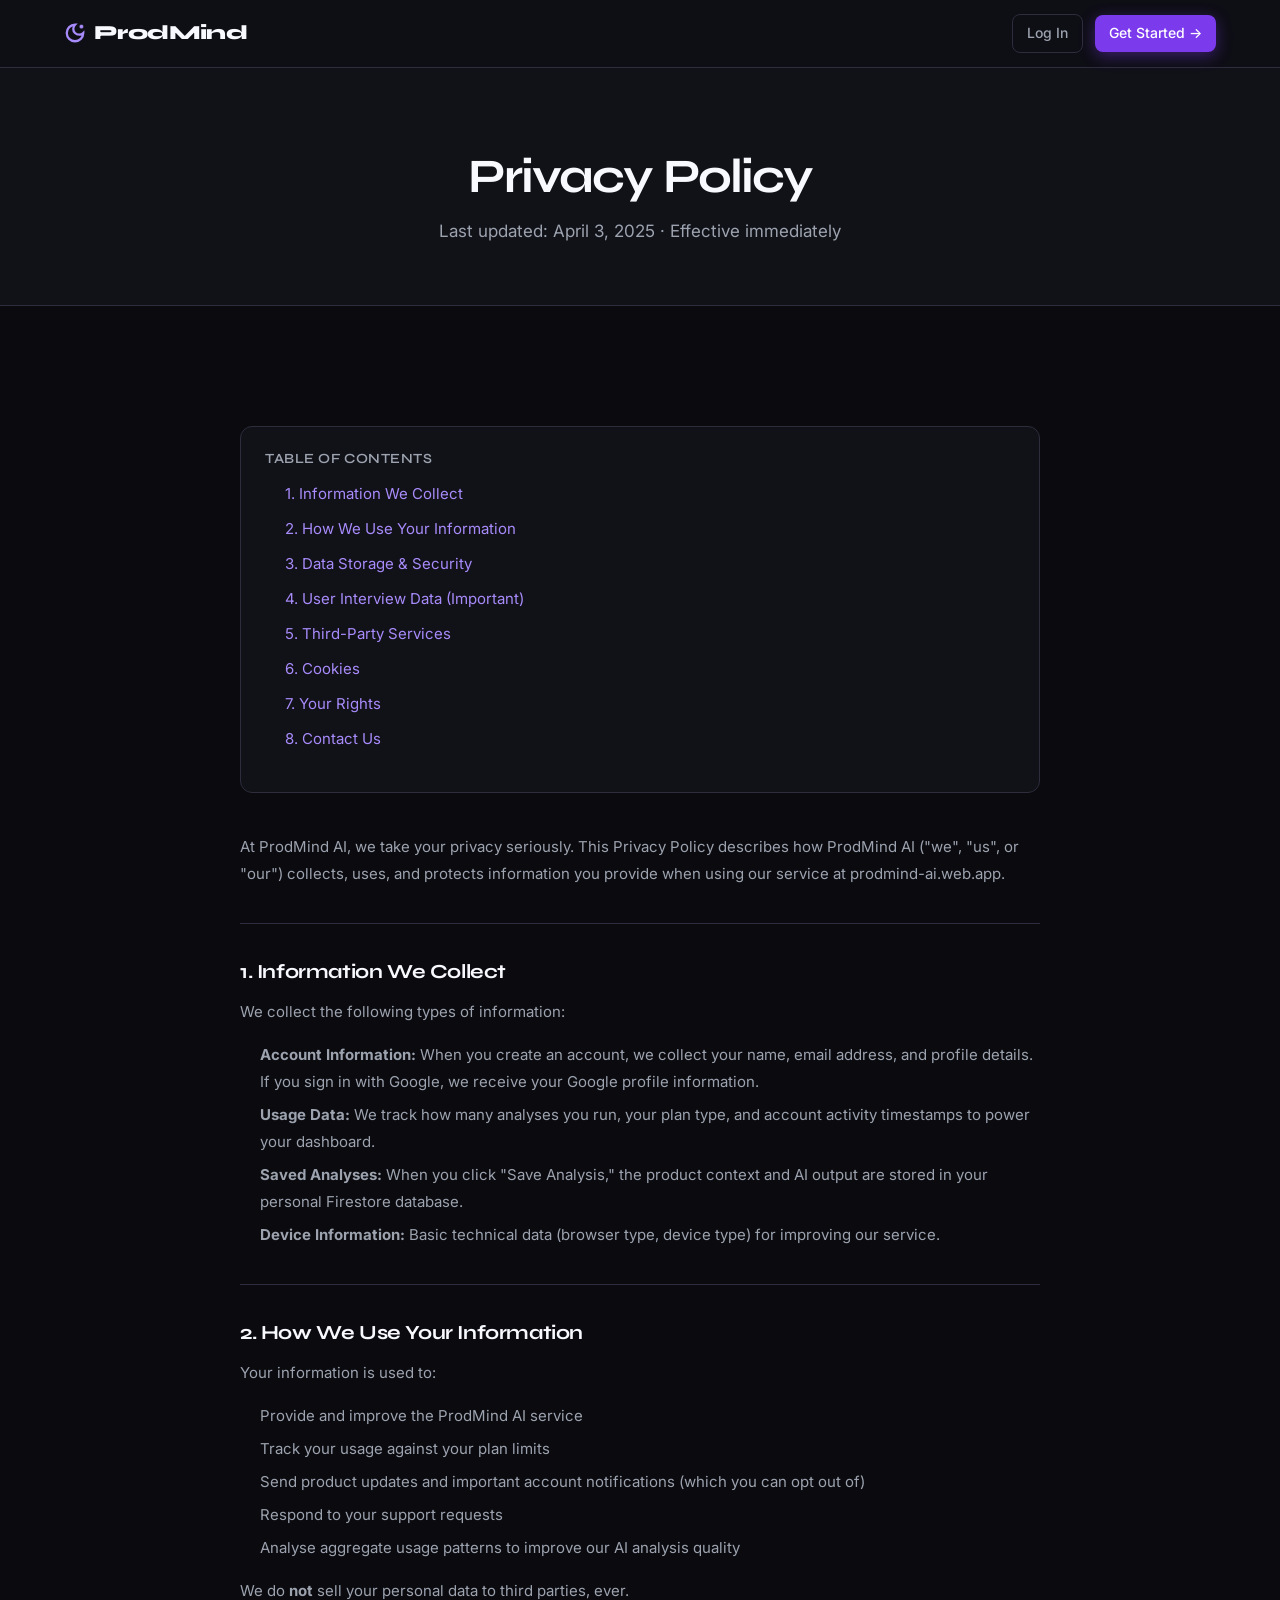
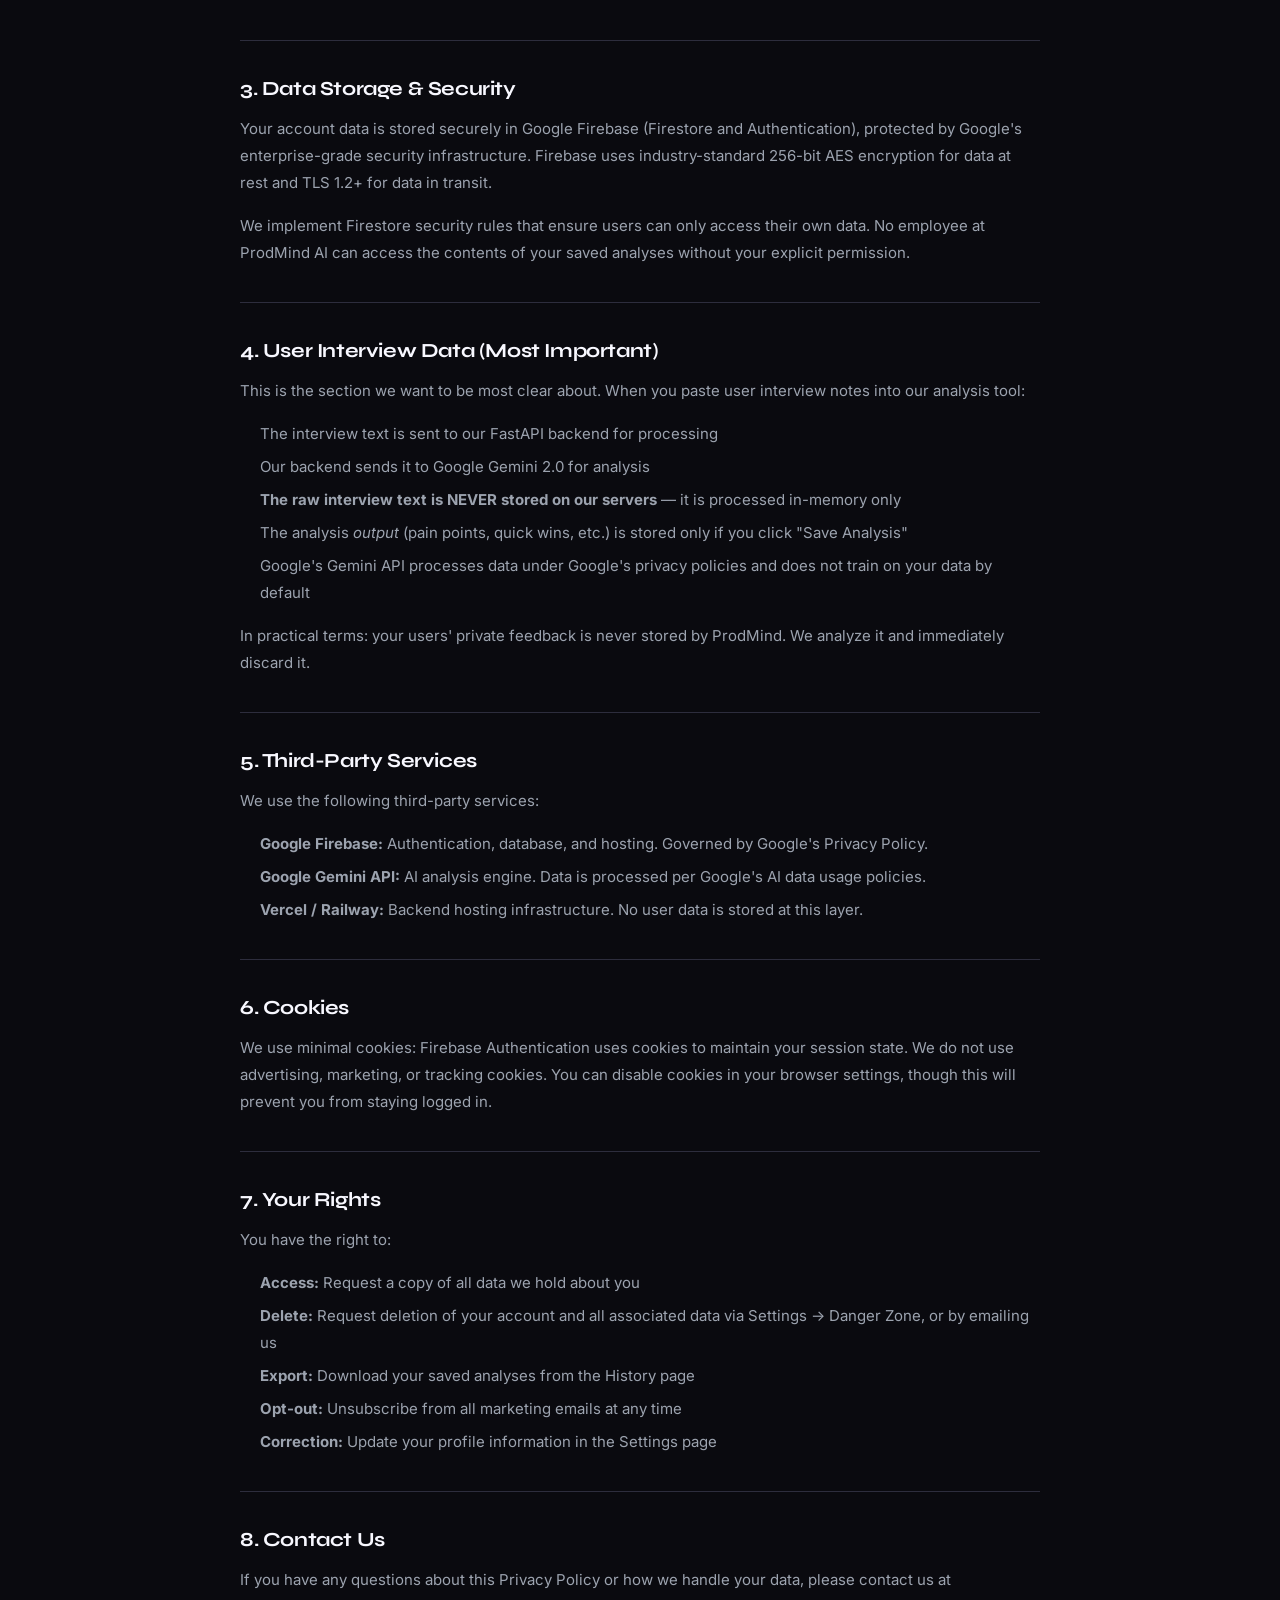
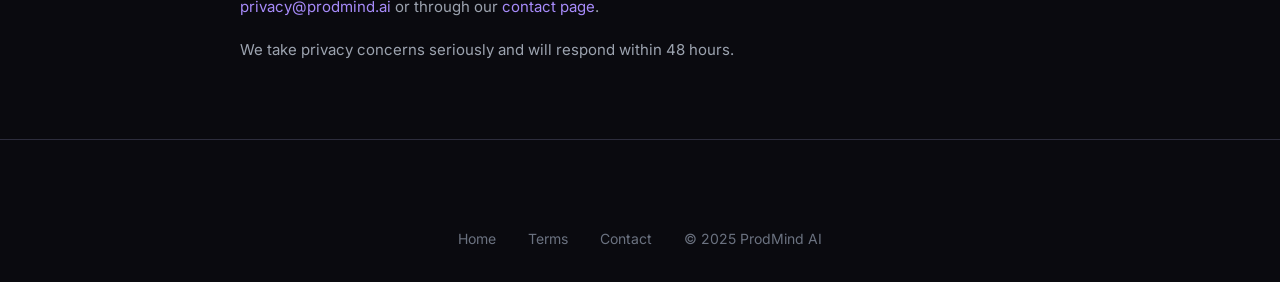
<file: frontend/privacy.html>
<!DOCTYPE html>
<html lang="en">
<head>
  <meta charset="UTF-8" />
  <meta name="viewport" content="width=device-width, initial-scale=1.0" />
  <title>Privacy Policy — ProdMind AI</title>
  <link rel="icon" href="data:image/svg+xml,<svg xmlns='http://www.w3.org/2000/svg' viewBox='0 0 100 100'><text y='80' font-size='80'>🧠</text></svg>" />
  <link rel="stylesheet" href="css/global.css" />
  <link rel="stylesheet" href="css/landing.css" />
</head>
<body>
<nav class="navbar scrolled">
  <div class="nav-container">
    <a href="index.html" class="logo">
      <svg xmlns="http://www.w3.org/2000/svg" width="22" height="22" viewBox="0 0 24 24" fill="none" stroke="currentColor" stroke-width="2.5"><path d="M12 3a6 6 0 0 0 9 9 9 9 0 1 1-9-9Z"/><path d="M19 3v4"/><path d="M21 5h-4"/></svg>
      ProdMind
    </a>
    <div class="nav-actions">
      <a href="login.html" class="btn btn-ghost btn-sm">Log In</a>
      <a href="signup.html" class="btn btn-primary btn-sm">Get Started →</a>
    </div>
  </div>
</nav>

<div style="padding-top:68px">
  <div class="page-header-inner" style="background:var(--bg-secondary);border-bottom:1px solid var(--border)">
    <div class="container">
      <h1>Privacy Policy</h1>
      <p>Last updated: April 3, 2025 · Effective immediately</p>
    </div>
  </div>

  <div class="container" style="padding:60px 24px">
    <div class="legal-content">

      <div class="legal-toc">
        <h3>Table of Contents</h3>
        <ul>
          <li><a href="#info-collect">1. Information We Collect</a></li>
          <li><a href="#how-use">2. How We Use Your Information</a></li>
          <li><a href="#data-storage">3. Data Storage & Security</a></li>
          <li><a href="#interview-data">4. User Interview Data (Important)</a></li>
          <li><a href="#third-party">5. Third-Party Services</a></li>
          <li><a href="#cookies">6. Cookies</a></li>
          <li><a href="#your-rights">7. Your Rights</a></li>
          <li><a href="#contact-privacy">8. Contact Us</a></li>
        </ul>
      </div>

      <p>At ProdMind AI, we take your privacy seriously. This Privacy Policy describes how ProdMind AI ("we", "us", or "our") collects, uses, and protects information you provide when using our service at prodmind-ai.web.app.</p>

      <h2 id="info-collect">1. Information We Collect</h2>
      <p>We collect the following types of information:</p>
      <ul>
        <li><strong>Account Information:</strong> When you create an account, we collect your name, email address, and profile details. If you sign in with Google, we receive your Google profile information.</li>
        <li><strong>Usage Data:</strong> We track how many analyses you run, your plan type, and account activity timestamps to power your dashboard.</li>
        <li><strong>Saved Analyses:</strong> When you click "Save Analysis," the product context and AI output are stored in your personal Firestore database.</li>
        <li><strong>Device Information:</strong> Basic technical data (browser type, device type) for improving our service.</li>
      </ul>

      <h2 id="how-use">2. How We Use Your Information</h2>
      <p>Your information is used to:</p>
      <ul>
        <li>Provide and improve the ProdMind AI service</li>
        <li>Track your usage against your plan limits</li>
        <li>Send product updates and important account notifications (which you can opt out of)</li>
        <li>Respond to your support requests</li>
        <li>Analyse aggregate usage patterns to improve our AI analysis quality</li>
      </ul>
      <p>We do <strong>not</strong> sell your personal data to third parties, ever.</p>

      <h2 id="data-storage">3. Data Storage & Security</h2>
      <p>Your account data is stored securely in Google Firebase (Firestore and Authentication), protected by Google's enterprise-grade security infrastructure. Firebase uses industry-standard 256-bit AES encryption for data at rest and TLS 1.2+ for data in transit.</p>
      <p>We implement Firestore security rules that ensure users can only access their own data. No employee at ProdMind AI can access the contents of your saved analyses without your explicit permission.</p>

      <h2 id="interview-data">4. User Interview Data (Most Important)</h2>
      <p>This is the section we want to be most clear about. When you paste user interview notes into our analysis tool:</p>
      <ul>
        <li>The interview text is sent to our FastAPI backend for processing</li>
        <li>Our backend sends it to Google Gemini 2.0 for analysis</li>
        <li><strong>The raw interview text is NEVER stored on our servers</strong> — it is processed in-memory only</li>
        <li>The analysis <em>output</em> (pain points, quick wins, etc.) is stored only if you click "Save Analysis"</li>
        <li>Google's Gemini API processes data under Google's privacy policies and does not train on your data by default</li>
      </ul>
      <p>In practical terms: your users' private feedback is never stored by ProdMind. We analyze it and immediately discard it.</p>

      <h2 id="third-party">5. Third-Party Services</h2>
      <p>We use the following third-party services:</p>
      <ul>
        <li><strong>Google Firebase:</strong> Authentication, database, and hosting. Governed by Google's Privacy Policy.</li>
        <li><strong>Google Gemini API:</strong> AI analysis engine. Data is processed per Google's AI data usage policies.</li>
        <li><strong>Vercel / Railway:</strong> Backend hosting infrastructure. No user data is stored at this layer.</li>
      </ul>

      <h2 id="cookies">6. Cookies</h2>
      <p>We use minimal cookies: Firebase Authentication uses cookies to maintain your session state. We do not use advertising, marketing, or tracking cookies. You can disable cookies in your browser settings, though this will prevent you from staying logged in.</p>

      <h2 id="your-rights">7. Your Rights</h2>
      <p>You have the right to:</p>
      <ul>
        <li><strong>Access:</strong> Request a copy of all data we hold about you</li>
        <li><strong>Delete:</strong> Request deletion of your account and all associated data via Settings → Danger Zone, or by emailing us</li>
        <li><strong>Export:</strong> Download your saved analyses from the History page</li>
        <li><strong>Opt-out:</strong> Unsubscribe from all marketing emails at any time</li>
        <li><strong>Correction:</strong> Update your profile information in the Settings page</li>
      </ul>

      <h2 id="contact-privacy">8. Contact Us</h2>
      <p>If you have any questions about this Privacy Policy or how we handle your data, please contact us at <a href="mailto:privacy@prodmind.ai" style="color:var(--accent-purple-light)">privacy@prodmind.ai</a> or through our <a href="contact.html" style="color:var(--accent-purple-light)">contact page</a>.</p>
      <p>We take privacy concerns seriously and will respond within 48 hours.</p>

    </div>
  </div>
</div>

<footer class="footer" style="border-top:1px solid var(--border)">
  <div class="container">
    <div class="footer-bottom" style="justify-content:center;gap:32px;padding-top:24px;border-top:none">
      <a href="index.html">Home</a>
      <a href="terms.html">Terms</a>
      <a href="contact.html">Contact</a>
      <span style="color:var(--text-tertiary)">© 2025 ProdMind AI</span>
    </div>
  </div>
</footer>
</body>
</html>
</file>
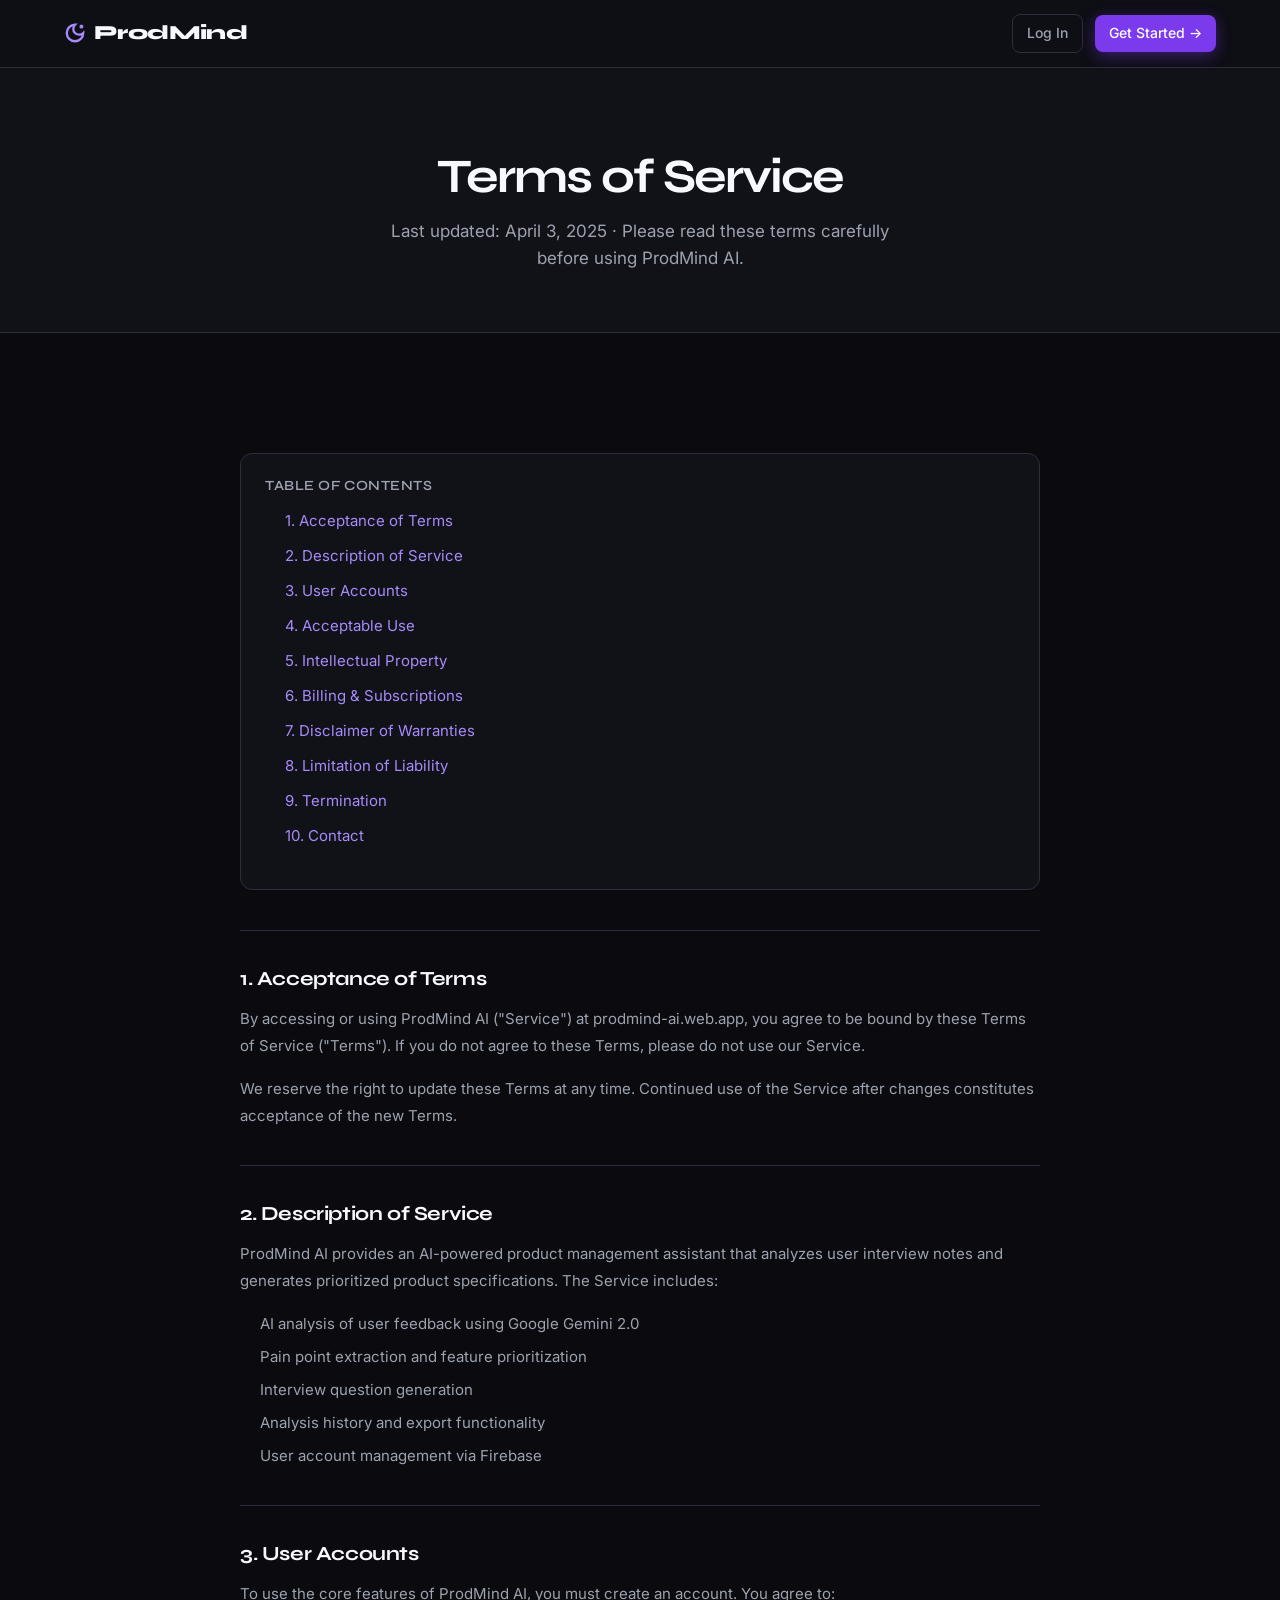
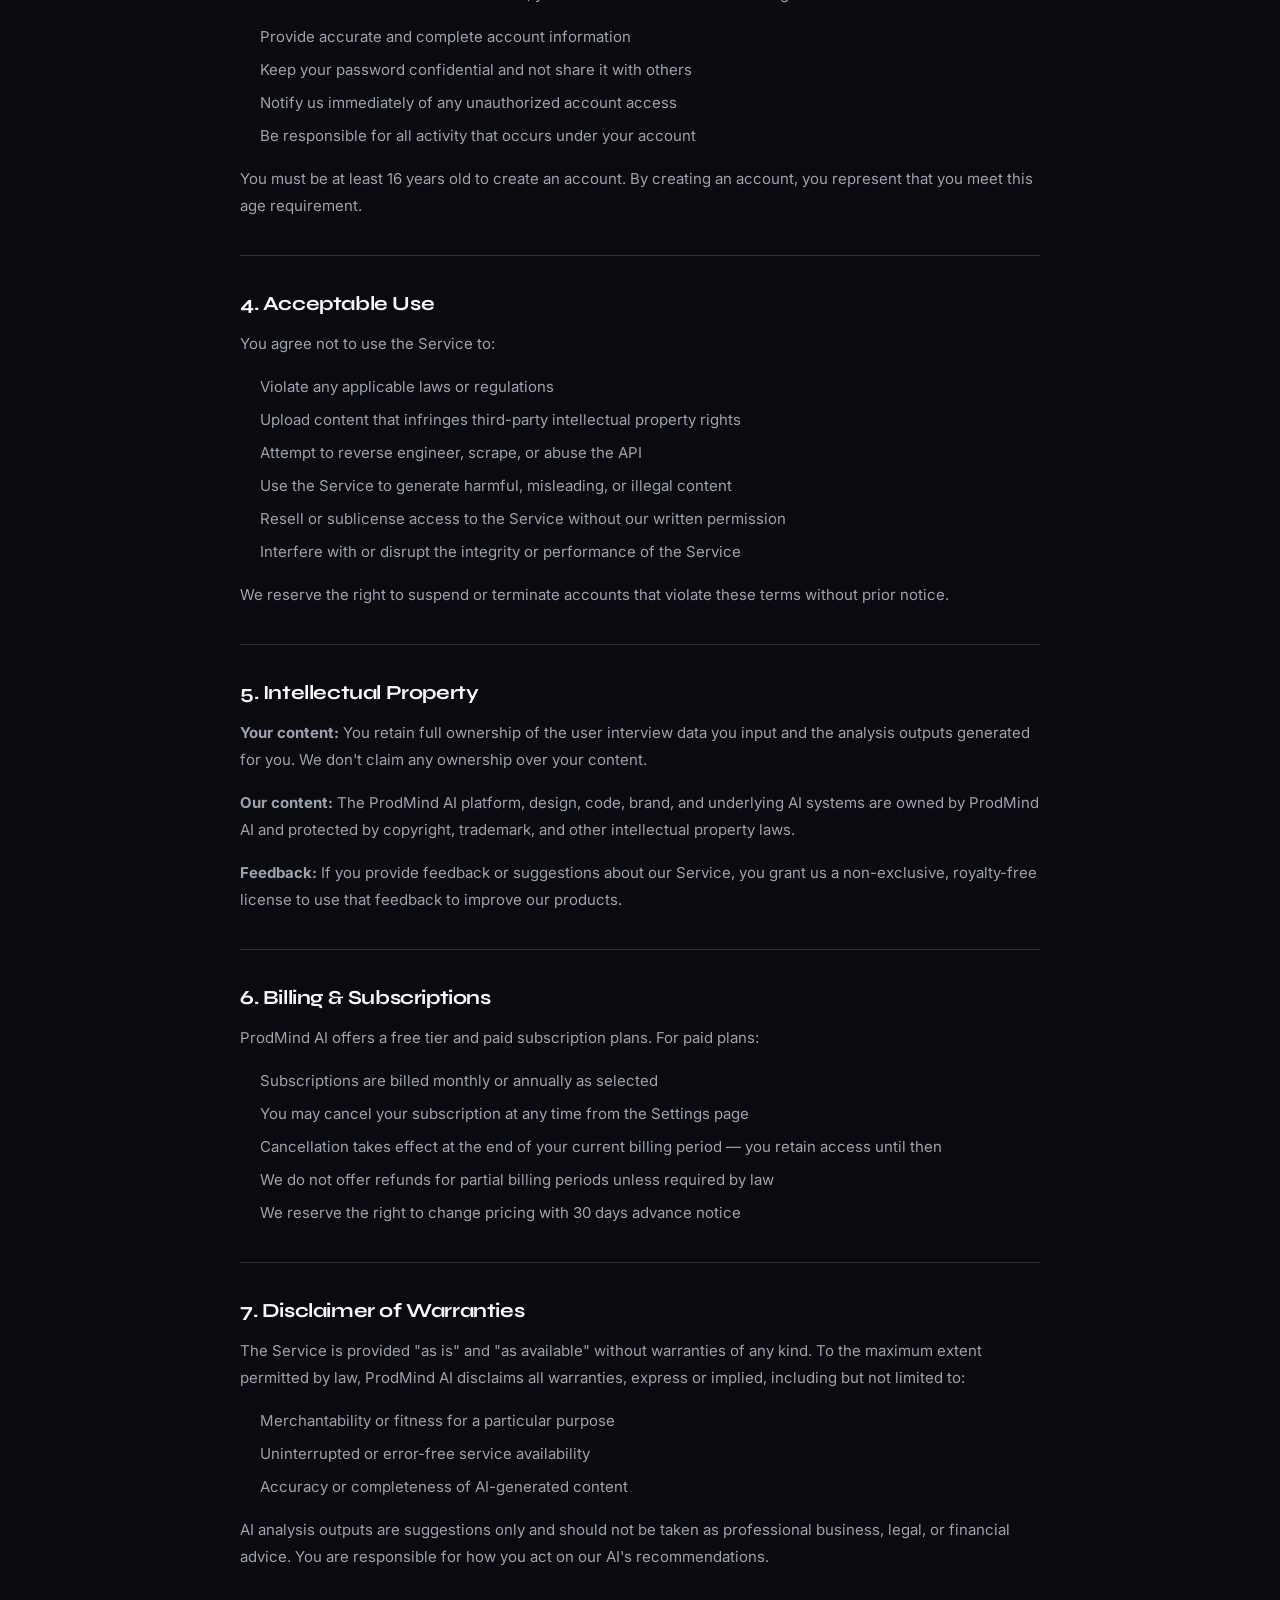
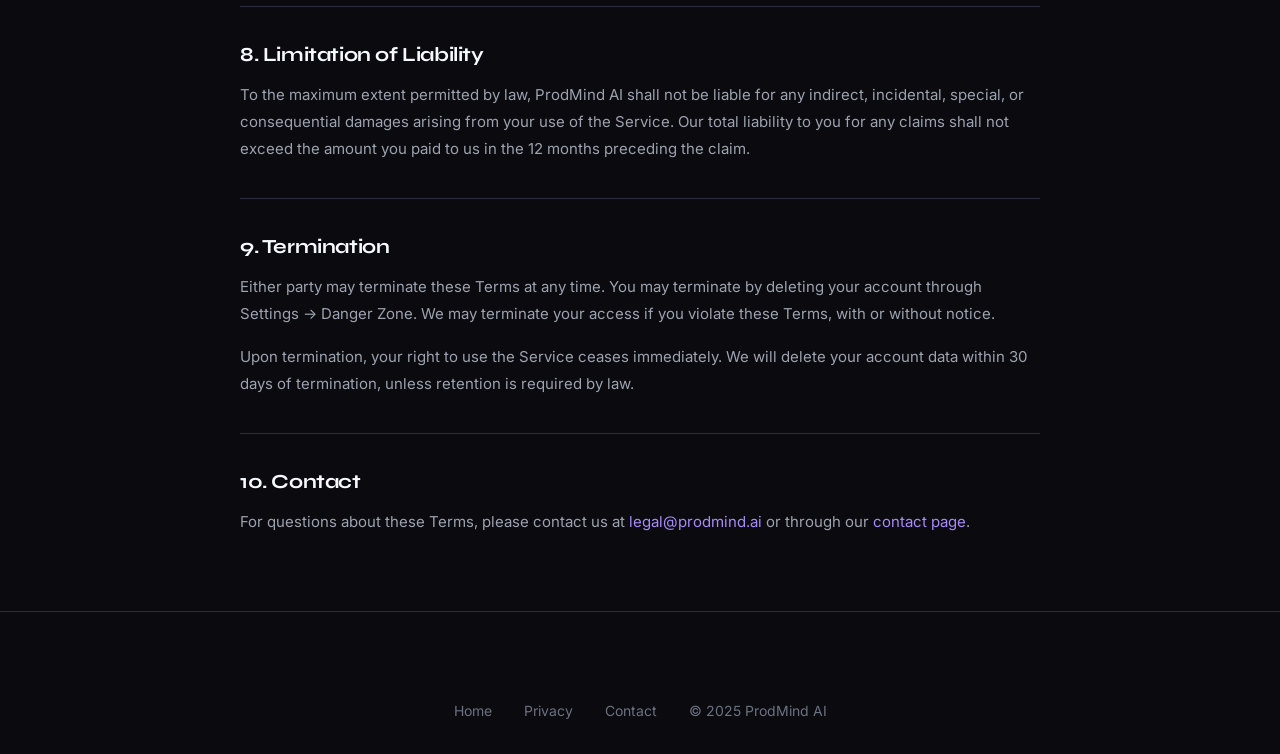
<file: frontend/terms.html>
<!DOCTYPE html>
<html lang="en">
<head>
  <meta charset="UTF-8" />
  <meta name="viewport" content="width=device-width, initial-scale=1.0" />
  <title>Terms of Service — ProdMind AI</title>
  <link rel="icon" href="data:image/svg+xml,<svg xmlns='http://www.w3.org/2000/svg' viewBox='0 0 100 100'><text y='80' font-size='80'>🧠</text></svg>" />
  <link rel="stylesheet" href="css/global.css" />
  <link rel="stylesheet" href="css/landing.css" />
</head>
<body>
<nav class="navbar scrolled">
  <div class="nav-container">
    <a href="index.html" class="logo">
      <svg xmlns="http://www.w3.org/2000/svg" width="22" height="22" viewBox="0 0 24 24" fill="none" stroke="currentColor" stroke-width="2.5"><path d="M12 3a6 6 0 0 0 9 9 9 9 0 1 1-9-9Z"/><path d="M19 3v4"/><path d="M21 5h-4"/></svg>
      ProdMind
    </a>
    <div class="nav-actions">
      <a href="login.html" class="btn btn-ghost btn-sm">Log In</a>
      <a href="signup.html" class="btn btn-primary btn-sm">Get Started →</a>
    </div>
  </div>
</nav>

<div style="padding-top:68px">
  <div class="page-header-inner" style="background:var(--bg-secondary);border-bottom:1px solid var(--border)">
    <div class="container">
      <h1>Terms of Service</h1>
      <p>Last updated: April 3, 2025 · Please read these terms carefully before using ProdMind AI.</p>
    </div>
  </div>

  <div class="container" style="padding:60px 24px">
    <div class="legal-content">

      <div class="legal-toc">
        <h3>Table of Contents</h3>
        <ul>
          <li><a href="#acceptance">1. Acceptance of Terms</a></li>
          <li><a href="#service">2. Description of Service</a></li>
          <li><a href="#accounts">3. User Accounts</a></li>
          <li><a href="#acceptable-use">4. Acceptable Use</a></li>
          <li><a href="#intellectual-property">5. Intellectual Property</a></li>
          <li><a href="#billing">6. Billing & Subscriptions</a></li>
          <li><a href="#disclaimer">7. Disclaimer of Warranties</a></li>
          <li><a href="#limitation">8. Limitation of Liability</a></li>
          <li><a href="#termination">9. Termination</a></li>
          <li><a href="#contact-terms">10. Contact</a></li>
        </ul>
      </div>

      <h2 id="acceptance">1. Acceptance of Terms</h2>
      <p>By accessing or using ProdMind AI ("Service") at prodmind-ai.web.app, you agree to be bound by these Terms of Service ("Terms"). If you do not agree to these Terms, please do not use our Service.</p>
      <p>We reserve the right to update these Terms at any time. Continued use of the Service after changes constitutes acceptance of the new Terms.</p>

      <h2 id="service">2. Description of Service</h2>
      <p>ProdMind AI provides an AI-powered product management assistant that analyzes user interview notes and generates prioritized product specifications. The Service includes:</p>
      <ul>
        <li>AI analysis of user feedback using Google Gemini 2.0</li>
        <li>Pain point extraction and feature prioritization</li>
        <li>Interview question generation</li>
        <li>Analysis history and export functionality</li>
        <li>User account management via Firebase</li>
      </ul>

      <h2 id="accounts">3. User Accounts</h2>
      <p>To use the core features of ProdMind AI, you must create an account. You agree to:</p>
      <ul>
        <li>Provide accurate and complete account information</li>
        <li>Keep your password confidential and not share it with others</li>
        <li>Notify us immediately of any unauthorized account access</li>
        <li>Be responsible for all activity that occurs under your account</li>
      </ul>
      <p>You must be at least 16 years old to create an account. By creating an account, you represent that you meet this age requirement.</p>

      <h2 id="acceptable-use">4. Acceptable Use</h2>
      <p>You agree not to use the Service to:</p>
      <ul>
        <li>Violate any applicable laws or regulations</li>
        <li>Upload content that infringes third-party intellectual property rights</li>
        <li>Attempt to reverse engineer, scrape, or abuse the API</li>
        <li>Use the Service to generate harmful, misleading, or illegal content</li>
        <li>Resell or sublicense access to the Service without our written permission</li>
        <li>Interfere with or disrupt the integrity or performance of the Service</li>
      </ul>
      <p>We reserve the right to suspend or terminate accounts that violate these terms without prior notice.</p>

      <h2 id="intellectual-property">5. Intellectual Property</h2>
      <p><strong>Your content:</strong> You retain full ownership of the user interview data you input and the analysis outputs generated for you. We don't claim any ownership over your content.</p>
      <p><strong>Our content:</strong> The ProdMind AI platform, design, code, brand, and underlying AI systems are owned by ProdMind AI and protected by copyright, trademark, and other intellectual property laws.</p>
      <p><strong>Feedback:</strong> If you provide feedback or suggestions about our Service, you grant us a non-exclusive, royalty-free license to use that feedback to improve our products.</p>

      <h2 id="billing">6. Billing & Subscriptions</h2>
      <p>ProdMind AI offers a free tier and paid subscription plans. For paid plans:</p>
      <ul>
        <li>Subscriptions are billed monthly or annually as selected</li>
        <li>You may cancel your subscription at any time from the Settings page</li>
        <li>Cancellation takes effect at the end of your current billing period — you retain access until then</li>
        <li>We do not offer refunds for partial billing periods unless required by law</li>
        <li>We reserve the right to change pricing with 30 days advance notice</li>
      </ul>

      <h2 id="disclaimer">7. Disclaimer of Warranties</h2>
      <p>The Service is provided "as is" and "as available" without warranties of any kind. To the maximum extent permitted by law, ProdMind AI disclaims all warranties, express or implied, including but not limited to:</p>
      <ul>
        <li>Merchantability or fitness for a particular purpose</li>
        <li>Uninterrupted or error-free service availability</li>
        <li>Accuracy or completeness of AI-generated content</li>
      </ul>
      <p>AI analysis outputs are suggestions only and should not be taken as professional business, legal, or financial advice. You are responsible for how you act on our AI's recommendations.</p>

      <h2 id="limitation">8. Limitation of Liability</h2>
      <p>To the maximum extent permitted by law, ProdMind AI shall not be liable for any indirect, incidental, special, or consequential damages arising from your use of the Service. Our total liability to you for any claims shall not exceed the amount you paid to us in the 12 months preceding the claim.</p>

      <h2 id="termination">9. Termination</h2>
      <p>Either party may terminate these Terms at any time. You may terminate by deleting your account through Settings → Danger Zone. We may terminate your access if you violate these Terms, with or without notice.</p>
      <p>Upon termination, your right to use the Service ceases immediately. We will delete your account data within 30 days of termination, unless retention is required by law.</p>

      <h2 id="contact-terms">10. Contact</h2>
      <p>For questions about these Terms, please contact us at <a href="mailto:legal@prodmind.ai" style="color:var(--accent-purple-light)">legal@prodmind.ai</a> or through our <a href="contact.html" style="color:var(--accent-purple-light)">contact page</a>.</p>

    </div>
  </div>
</div>

<footer class="footer" style="border-top:1px solid var(--border)">
  <div class="container">
    <div class="footer-bottom" style="justify-content:center;gap:32px;padding-top:24px;border-top:none">
      <a href="index.html">Home</a>
      <a href="privacy.html">Privacy</a>
      <a href="contact.html">Contact</a>
      <span style="color:var(--text-tertiary)">© 2025 ProdMind AI</span>
    </div>
  </div>
</footer>
</body>
</html>
</file>
<file: frontend/css/global.css>
/* ═══════════════════════════════════════════════════════
   PRODMIND AI — GLOBAL DESIGN SYSTEM
   Design philosophy: Linear meets Notion meets Vercel
   Every variable, component, and utility lives here.
═══════════════════════════════════════════════════════ */

@import url('https://fonts.googleapis.com/css2?family=Inter:wght@400;500;600&family=Syne:wght@700;800&family=JetBrains+Mono:wght@400;500&display=swap');

/* ── Design Tokens ── */
:root {
  /* Backgrounds */
  --bg-primary:    #0A0A0F;
  --bg-secondary:  #111118;
  --bg-tertiary:   #1A1A24;
  --glass-bg:      rgba(17, 17, 24, 0.75);

  /* Accent */
  --accent-purple:       #7C3AED;
  --accent-purple-light: #A78BFA;
  --accent-purple-dark:  #5B21B6;
  --accent-purple-alpha: rgba(124, 58, 237, 0.15);
  --accent-green:        #10B981;
  --accent-red:          #EF4444;
  --accent-yellow:       #F59E0B;

  /* Text */
  --text-primary:    #F8F8FF;
  --text-secondary:  #9CA3AF;
  --text-tertiary:   #6B7280;

  /* Borders */
  --border:          #2D2D3D;
  --border-hover:    #4C4C6D;

  /* Shadows */
  --shadow-card:   0 0 0 1px var(--border), 0 4px 24px rgba(0,0,0,0.4);
  --shadow-glow:   0 0 40px rgba(124, 58, 237, 0.15);
  --shadow-button: 0 4px 15px rgba(124, 58, 237, 0.4);

  /* Layout */
  --max-width: 1200px;
  --sidebar-w: 260px;

  /* Radius */
  --r-sm:   6px;
  --r-md:   8px;
  --r-lg:   12px;
  --r-pill: 999px;

  /* Transitions */
  --t-fast: 0.15s ease;
  --t-base: 0.25s cubic-bezier(0.4, 0, 0.2, 1);
  --t-bounce: 0.35s cubic-bezier(0.175, 0.885, 0.32, 1.275);
}

/* ── Reset ── */
*, *::before, *::after {
  box-sizing: border-box;
  margin: 0;
  padding: 0;
}

html {
  font-size: 16px;
  scroll-behavior: smooth;
  height: 100%;
}

body {
  background-color: var(--bg-primary);
  color: var(--text-primary);
  font-family: 'Inter', -apple-system, BlinkMacSystemFont, sans-serif;
  font-size: 1rem;
  line-height: 1.6;
  -webkit-font-smoothing: antialiased;
  -moz-osx-font-smoothing: grayscale;
  min-height: 100%;
}

h1, h2, h3, h4, h5, h6 {
  font-family: 'Syne', sans-serif;
  line-height: 1.2;
  letter-spacing: -0.02em;
}

a { color: inherit; text-decoration: none; transition: var(--t-base); }
ul { list-style: none; }
img { max-width: 100%; display: block; }
button, input, textarea, select { font-family: inherit; font-size: inherit; color: inherit; }
button { cursor: pointer; background: none; border: none; }
textarea { resize: vertical; }

/* ── Scrollbar ── */
::-webkit-scrollbar { width: 6px; height: 6px; }
::-webkit-scrollbar-track { background: var(--bg-primary); }
::-webkit-scrollbar-thumb { background: var(--border); border-radius: var(--r-pill); }
::-webkit-scrollbar-thumb:hover { background: var(--accent-purple); }

/* ── Selection ── */
::selection {
  background: rgba(124, 58, 237, 0.3);
  color: #fff;
}

/* ── Focus ── */
:focus-visible {
  outline: 2px solid var(--accent-purple-light);
  outline-offset: 2px;
  border-radius: var(--r-sm);
}

/* ══════════════════════════════════════════════
   LAYOUT UTILITIES
══════════════════════════════════════════════ */

.container {
  width: 100%;
  max-width: var(--max-width);
  margin: 0 auto;
  padding: 0 24px;
}

.flex            { display: flex; }
.flex-col        { flex-direction: column; }
.flex-wrap       { flex-wrap: wrap; }
.items-center    { align-items: center; }
.items-start     { align-items: flex-start; }
.justify-between { justify-content: space-between; }
.justify-center  { justify-content: center; }
.justify-end     { justify-content: flex-end; }
.flex-1          { flex: 1; }
.grid            { display: grid; }
.hidden          { display: none !important; }
.w-full          { width: 100%; }

.gap-1 { gap: 4px; }
.gap-2 { gap: 8px; }
.gap-3 { gap: 12px; }
.gap-4 { gap: 16px; }
.gap-6 { gap: 24px; }
.gap-8 { gap: 32px; }

/* ══════════════════════════════════════════════
   TYPOGRAPHY UTILITIES
══════════════════════════════════════════════ */

.text-center   { text-align: center; }
.text-sm       { font-size: 0.875rem; }
.text-xs       { font-size: 0.75rem; }
.text-lg       { font-size: 1.125rem; }
.text-xl       { font-size: 1.25rem; }
.text-2xl      { font-size: 1.5rem; }
.text-muted    { color: var(--text-secondary); }
.text-faint    { color: var(--text-tertiary); }
.font-medium   { font-weight: 500; }
.font-semibold { font-weight: 600; }
.font-bold     { font-weight: 700; }
.truncate      { overflow: hidden; text-overflow: ellipsis; white-space: nowrap; }
.mono          { font-family: 'JetBrains Mono', monospace; }

.text-gradient {
  background: linear-gradient(135deg, #fff 0%, var(--accent-purple-light) 50%, var(--accent-purple) 100%);
  -webkit-background-clip: text;
  -webkit-text-fill-color: transparent;
  background-clip: text;
}

/* ══════════════════════════════════════════════
   COMPONENT: BUTTONS
══════════════════════════════════════════════ */

.btn {
  display: inline-flex;
  align-items: center;
  justify-content: center;
  gap: 8px;
  padding: 11px 22px;
  border-radius: var(--r-md);
  font-weight: 500;
  font-size: 0.9375rem;
  white-space: nowrap;
  transition: var(--t-base);
  position: relative;
  overflow: hidden;
  text-decoration: none;
}

.btn-sm { padding: 7px 14px; font-size: 0.875rem; }
.btn-lg { padding: 14px 28px; font-size: 1.0625rem; }

.btn-primary {
  background: var(--accent-purple);
  color: #fff;
  box-shadow: var(--shadow-button);
}
.btn-primary:hover {
  background: var(--accent-purple-light);
  transform: translateY(-2px);
  box-shadow: 0 8px 24px rgba(124, 58, 237, 0.55);
}
.btn-primary:active { transform: translateY(0); }

.btn-secondary {
  background: var(--bg-tertiary);
  color: var(--text-primary);
  border: 1px solid var(--border);
}
.btn-secondary:hover {
  border-color: var(--border-hover);
  background: var(--bg-secondary);
}

.btn-ghost {
  background: transparent;
  color: var(--text-secondary);
  border: 1px solid var(--border);
}
.btn-ghost:hover {
  color: var(--text-primary);
  border-color: var(--accent-purple);
  background: var(--accent-purple-alpha);
}

.btn-danger {
  background: rgba(239, 68, 68, 0.1);
  color: var(--accent-red);
  border: 1px solid rgba(239, 68, 68, 0.2);
}
.btn-danger:hover {
  background: rgba(239, 68, 68, 0.2);
}

.btn-block { width: 100%; }

/* Button Loading State */
.btn .btn-spinner {
  width: 16px;
  height: 16px;
  border: 2px solid rgba(255,255,255,0.3);
  border-top-color: #fff;
  border-radius: 50%;
  animation: spin 0.7s linear infinite;
  display: none;
}
.btn.loading .btn-spinner { display: block; }
.btn.loading .btn-text { display: none; }
.btn.loading { pointer-events: none; opacity: 0.85; }

/* ══════════════════════════════════════════════
   COMPONENT: INPUTS
══════════════════════════════════════════════ */

.input-group {
  display: flex;
  flex-direction: column;
  gap: 6px;
  width: 100%;
}

.input-label {
  font-size: 0.875rem;
  font-weight: 500;
  color: var(--text-secondary);
}

.input-wrapper {
  position: relative;
  display: flex;
  align-items: center;
}

.input-wrapper .input-icon {
  position: absolute;
  left: 14px;
  color: var(--text-tertiary);
  width: 18px;
  height: 18px;
  pointer-events: none;
}

.input-wrapper .input-action {
  position: absolute;
  right: 14px;
  color: var(--text-tertiary);
  cursor: pointer;
  padding: 4px;
  border-radius: 4px;
  transition: var(--t-fast);
}
.input-wrapper .input-action:hover { color: var(--text-secondary); }

.input-field {
  width: 100%;
  background: var(--bg-tertiary);
  border: 1px solid var(--border);
  border-radius: var(--r-md);
  padding: 12px 16px;
  font-size: 0.9375rem;
  color: var(--text-primary);
  transition: border-color 0.2s ease, box-shadow 0.2s ease;
}

.input-wrapper .input-field {
  padding-left: 42px;
}

.input-wrapper.has-action .input-field {
  padding-right: 44px;
}

.input-field::placeholder { color: var(--text-tertiary); }

.input-field:focus {
  outline: none;
  border-color: var(--accent-purple);
  box-shadow: 0 0 0 3px rgba(124, 58, 237, 0.15);
}

.input-field:focus ~ .input-icon,
.input-wrapper:focus-within .input-icon {
  color: var(--accent-purple-light);
}

.input-error .input-field { border-color: var(--accent-red); }
.input-error .input-field:focus { box-shadow: 0 0 0 3px rgba(239, 68, 68, 0.15); }

textarea.input-field {
  min-height: 100px;
  padding-left: 16px;
}

/* ══════════════════════════════════════════════
   COMPONENT: CARDS
══════════════════════════════════════════════ */

.card {
  background: var(--bg-secondary);
  border: 1px solid var(--border);
  border-radius: var(--r-lg);
  padding: 24px;
  box-shadow: var(--shadow-card);
  transition: var(--t-base);
}

.card-hover:hover {
  border-color: var(--border-hover);
  box-shadow: var(--shadow-card), var(--shadow-glow);
  transform: translateY(-3px);
}

/* ══════════════════════════════════════════════
   COMPONENT: BADGES / PILLS
══════════════════════════════════════════════ */

.pill {
  display: inline-flex;
  align-items: center;
  gap: 6px;
  padding: 5px 14px;
  border-radius: var(--r-pill);
  font-size: 0.8125rem;
  font-weight: 500;
  letter-spacing: 0.02em;
}

.pill-purple {
  background: rgba(124, 58, 237, 0.12);
  color: var(--accent-purple-light);
  border: 1px solid rgba(124, 58, 237, 0.25);
}

.pill-green {
  background: rgba(16, 185, 129, 0.12);
  color: var(--accent-green);
  border: 1px solid rgba(16, 185, 129, 0.25);
}

.pill-red {
  background: rgba(239, 68, 68, 0.12);
  color: var(--accent-red);
  border: 1px solid rgba(239, 68, 68, 0.25);
}

.pill-yellow {
  background: rgba(245, 158, 11, 0.12);
  color: var(--accent-yellow);
  border: 1px solid rgba(245, 158, 11, 0.25);
}

/* ══════════════════════════════════════════════
   COMPONENT: SKELETON LOADING
══════════════════════════════════════════════ */

.skeleton {
  background: linear-gradient(90deg,
    var(--bg-tertiary) 25%,
    var(--bg-secondary) 50%,
    var(--bg-tertiary) 75%
  );
  background-size: 200% 100%;
  animation: shimmer 1.5s infinite;
  border-radius: var(--r-md);
}

@keyframes shimmer {
  0%   { background-position: 200% 0; }
  100% { background-position: -200% 0; }
}

/* ══════════════════════════════════════════════
   COMPONENT: DIVIDER
══════════════════════════════════════════════ */

.divider {
  display: flex;
  align-items: center;
  gap: 12px;
  color: var(--text-tertiary);
  font-size: 0.875rem;
}
.divider::before,
.divider::after {
  content: '';
  flex: 1;
  height: 1px;
  background: var(--border);
}

/* ══════════════════════════════════════════════
   COMPONENT: MODAL
══════════════════════════════════════════════ */

.modal-overlay {
  position: fixed;
  inset: 0;
  background: rgba(10, 10, 15, 0.8);
  backdrop-filter: blur(6px);
  z-index: 1000;
  display: flex;
  align-items: center;
  justify-content: center;
  padding: 24px;
  opacity: 0;
  pointer-events: none;
  transition: var(--t-base);
}

.modal-overlay.open {
  opacity: 1;
  pointer-events: all;
}

.modal {
  background: var(--bg-secondary);
  border: 1px solid var(--border);
  border-radius: var(--r-lg);
  padding: 32px;
  width: 100%;
  max-width: 540px;
  transform: translateY(16px) scale(0.98);
  transition: var(--t-bounce);
}

.modal-overlay.open .modal {
  transform: translateY(0) scale(1);
}

/* ══════════════════════════════════════════════
   COMPONENT: TOAST
══════════════════════════════════════════════ */

#toast-container {
  position: fixed;
  bottom: 24px;
  right: 24px;
  display: flex;
  flex-direction: column;
  gap: 12px;
  z-index: 9999;
}

.toast {
  display: flex;
  align-items: center;
  gap: 12px;
  padding: 14px 20px;
  border-radius: var(--r-md);
  background: var(--bg-secondary);
  border: 1px solid var(--border);
  border-left: 4px solid var(--accent-purple);
  box-shadow: 0 8px 32px rgba(0,0,0,0.5);
  font-size: 0.9375rem;
  font-weight: 500;
  transform: translateX(120%);
  opacity: 0;
  transition: var(--t-bounce);
  min-width: 280px;
  max-width: 400px;
}

.toast.show {
  transform: translateX(0);
  opacity: 1;
}

.toast.success { border-left-color: var(--accent-green); }
.toast.error   { border-left-color: var(--accent-red); }
.toast.warning { border-left-color: var(--accent-yellow); }

/* ══════════════════════════════════════════════
   ANIMATIONS
══════════════════════════════════════════════ */

@keyframes spin {
  to { transform: rotate(360deg); }
}

@keyframes fadeInUp {
  from {
    opacity: 0;
    transform: translateY(24px);
  }
  to {
    opacity: 1;
    transform: translateY(0);
  }
}

@keyframes fadeIn {
  from { opacity: 0; }
  to   { opacity: 1; }
}

@keyframes pulse {
  0%, 100% { opacity: 1; transform: scale(1); }
  50%       { opacity: 0.6; transform: scale(0.95); }
}

@keyframes shake {
  0%,100% { transform: translateX(0); }
  20%,60% { transform: translateX(-6px); }
  40%,80% { transform: translateX(6px); }
}

.animate-shake { animation: shake 0.4s ease; }
.animate-fadeInUp { animation: fadeInUp 0.5s ease forwards; }

/* Staggered Children */
.stagger > * { opacity: 0; animation: fadeInUp 0.5s ease forwards; }
.stagger > *:nth-child(1) { animation-delay: 0.05s; }
.stagger > *:nth-child(2) { animation-delay: 0.10s; }
.stagger > *:nth-child(3) { animation-delay: 0.15s; }
.stagger > *:nth-child(4) { animation-delay: 0.20s; }
.stagger > *:nth-child(5) { animation-delay: 0.25s; }

/* Intersection Observer — initially hidden */
.reveal {
  opacity: 0;
  transform: translateY(24px);
  transition: opacity 0.6s ease, transform 0.6s ease;
}
.reveal.visible {
  opacity: 1;
  transform: translateY(0);
}

/* ══════════════════════════════════════════════
   ERROR MESSAGE
══════════════════════════════════════════════ */

.error-message {
  display: flex;
  align-items: center;
  gap: 8px;
  padding: 10px 14px;
  border-radius: var(--r-md);
  background: rgba(239, 68, 68, 0.08);
  border: 1px solid rgba(239, 68, 68, 0.2);
  color: var(--accent-red);
  font-size: 0.875rem;
}

.success-message {
  display: flex;
  align-items: center;
  gap: 8px;
  padding: 10px 14px;
  border-radius: var(--r-md);
  background: rgba(16, 185, 129, 0.08);
  border: 1px solid rgba(16, 185, 129, 0.2);
  color: var(--accent-green);
  font-size: 0.875rem;
}

/* ═══════════════════════════════════════════════════════
   NEW UTILITIES v2 — World-Class Upgrade
═══════════════════════════════════════════════════════ */

/* ── Gradient Text ── */
.gradient-text {
  background: linear-gradient(135deg, #a78bfa 0%, #818cf8 50%, #c4b5fd 100%);
  -webkit-background-clip: text;
  -webkit-text-fill-color: transparent;
  background-clip: text;
}

/* ── Gradient Border Cards ── */
.card-gradient-border {
  position: relative;
  background: var(--bg-secondary);
  border-radius: var(--r-lg);
}
.card-gradient-border::before {
  content: '';
  position: absolute;
  inset: 0;
  border-radius: inherit;
  padding: 1px;
  background: linear-gradient(135deg, rgba(124,58,237,0.5), rgba(99,102,241,0.2), transparent);
  -webkit-mask: linear-gradient(#fff 0 0) content-box, linear-gradient(#fff 0 0);
  mask: linear-gradient(#fff 0 0) content-box, linear-gradient(#fff 0 0);
  -webkit-mask-composite: xor;
  mask-composite: exclude;
  pointer-events: none;
}

/* ── Ticker Scroller ── */
.ticker-wrapper {
  width: 100%;
  overflow: hidden;
  mask-image: linear-gradient(90deg, transparent, black 15%, black 85%, transparent);
  -webkit-mask-image: linear-gradient(90deg, transparent, black 15%, black 85%, transparent);
}
.ticker-track {
  display: flex;
  gap: 60px;
  animation: ticker-scroll 28s linear infinite;
  width: max-content;
}
.ticker-track:hover { animation-play-state: paused; }
.ticker-item {
  display: flex;
  align-items: center;
  gap: 10px;
  white-space: nowrap;
  color: var(--text-tertiary);
  font-size: 0.9375rem;
  font-weight: 600;
  letter-spacing: -0.01em;
  transition: color 0.2s ease;
}
.ticker-item:hover { color: var(--text-secondary); }
.ticker-dot {
  width: 4px; height: 4px;
  border-radius: 50%;
  background: var(--border-hover);
  flex-shrink: 0;
}
@keyframes ticker-scroll {
  0%   { transform: translateX(0); }
  100% { transform: translateX(-50%); }
}

/* ── Stats Counter Bar ── */
.stats-bar {
  display: grid;
  grid-template-columns: repeat(3, 1fr);
  gap: 0;
  background: rgba(30, 30, 40, 0.4);
  backdrop-filter: blur(20px);
  -webkit-backdrop-filter: blur(20px);
  border: 1px solid rgba(255, 255, 255, 0.08);
  border-radius: var(--r-lg);
  overflow: hidden;
  box-shadow: 0 30px 60px rgba(0,0,0,0.6), inset 0 1px 0 rgba(255,255,255,0.1);
}
.stat-item {
  padding: 40px 40px;
  text-align: center;
  border-right: 1px solid rgba(255, 255, 255, 0.06);
  position: relative;
  overflow: hidden;
  transition: background 0.4s ease;
}
.stat-item:hover {
  background: rgba(124, 58, 237, 0.05);
}
.stat-item:last-child { border-right: none; }
.stat-item::before {
  content: '';
  position: absolute;
  inset: 0;
  background: radial-gradient(circle at 50% 100%, rgba(124,58,237,0.12) 0%, transparent 70%);
  opacity: 0;
  transition: opacity 0.4s ease;
}
.stat-item:hover::before { opacity: 1; }
.stat-big {
  font-family: 'Inter', sans-serif;
  font-size: 3.5rem;
  font-weight: 800;
  letter-spacing: -0.04em;
  background: linear-gradient(135deg, #ffffff 0%, #a78bfa 100%);
  -webkit-background-clip: text;
  -webkit-text-fill-color: transparent;
  background-clip: text;
  line-height: 1.1;
  margin-bottom: 8px;
  filter: drop-shadow(0 4px 12px rgba(124, 58, 237, 0.3));
}
.stat-desc {
  font-size: 0.95rem;
  font-weight: 500;
  color: var(--text-secondary);
  letter-spacing: 0.02em;
}

/* ── Bento Grid ── */
.bento-grid {
  display: grid;
  grid-template-columns: repeat(12, 1fr);
  grid-template-rows: auto;
  gap: 16px;
}
.bento-card {
  background: rgba(22, 22, 32, 0.6);
  backdrop-filter: blur(16px);
  -webkit-backdrop-filter: blur(16px);
  border: 1px solid rgba(255, 255, 255, 0.06);
  border-radius: var(--r-lg);
  padding: 32px;
  overflow: hidden;
  position: relative;
  transition: border-color 0.4s ease, transform 0.4s ease, box-shadow 0.4s ease;
}
.bento-card:hover {
  border-color: rgba(124,58,237,0.5);
  transform: translateY(-4px);
  box-shadow: 0 20px 40px rgba(0,0,0,0.4), inset 0 1px 0 rgba(255,255,255,0.1);
}
.bento-card::before {
  content: '';
  position: absolute;
  inset: 0;
  background: radial-gradient(circle at var(--mx, 50%) var(--my, 50%), rgba(124,58,237,0.06) 0%, transparent 60%);
  pointer-events: none;
  transition: opacity 0.3s ease;
  opacity: 0;
}
.bento-card:hover::before { opacity: 1; }

/* Bento card sizes */
.bento-lg { grid-column: span 7; min-height: 280px; }
.bento-md { grid-column: span 5; min-height: 280px; }
.bento-sm { grid-column: span 4; min-height: 200px; }
.bento-tag {
  display: inline-flex;
  align-items: center;
  gap: 6px;
  font-size: 0.75rem;
  font-weight: 600;
  letter-spacing: 0.06em;
  text-transform: uppercase;
  color: var(--accent-purple-light);
  margin-bottom: 14px;
}
.bento-title {
  font-size: 1.375rem;
  letter-spacing: -0.02em;
  margin-bottom: 10px;
  font-weight: 700;
}
.bento-desc {
  color: var(--text-secondary);
  font-size: 0.9375rem;
  line-height: 1.65;
}
.bento-visual {
  position: absolute;
  right: 0; bottom: 0;
  opacity: 0.12;
  pointer-events: none;
}

/* ── Before/After ── */
.before-after {
  display: grid;
  grid-template-columns: 1fr auto 1fr;
  gap: 24px;
  align-items: center;
}
.ba-card-before, .ba-card-after {
  border-radius: var(--r-lg);
  padding: 28px;
}
.ba-card-before {
  background: rgba(239,68,68,0.04);
  border: 1px solid rgba(239,68,68,0.15);
}
.ba-card-after {
  background: rgba(16,185,129,0.04);
  border: 1px solid rgba(16,185,129,0.2);
  box-shadow: 0 0 40px rgba(16,185,129,0.06);
}
.ba-label {
  font-size: 0.75rem;
  font-weight: 700;
  letter-spacing: 0.08em;
  text-transform: uppercase;
  margin-bottom: 16px;
}
.ba-label-before { color: var(--accent-red); }
.ba-label-after  { color: var(--accent-green); }
.ba-arrow {
  width: 48px; height: 48px;
  border-radius: 50%;
  background: var(--accent-purple-alpha);
  border: 1px solid rgba(124,58,237,0.3);
  display: flex;
  align-items: center;
  justify-content: center;
  color: var(--accent-purple-light);
  flex-shrink: 0;
}
.ba-note {
  padding: 10px 14px;
  background: rgba(255,255,255,0.03);
  border: 1px solid var(--border);
  border-radius: var(--r-sm);
  font-size: 0.875rem;
  color: var(--text-secondary);
  margin-bottom: 10px;
  font-style: italic;
  line-height: 1.5;
}
.ba-note-after {
  background: rgba(16,185,129,0.05);
  border-color: rgba(16,185,129,0.15);
  color: var(--text-primary);
  font-style: normal;
}
.ba-highlight {
  color: var(--accent-green);
  font-weight: 600;
}

/* ── Tweet Wall ── */
.tweet-grid {
  columns: 3;
  column-gap: 20px;
}
.tweet-card {
  break-inside: avoid;
  background: var(--bg-secondary);
  border: 1px solid var(--border);
  border-radius: var(--r-lg);
  padding: 22px;
  margin-bottom: 20px;
  transition: border-color 0.3s ease, transform 0.3s ease;
  position: relative;
}
.tweet-card:hover {
  border-color: var(--border-hover);
  transform: translateY(-3px);
}
.tweet-header {
  display: flex;
  align-items: center;
  gap: 10px;
  margin-bottom: 12px;
}
.tweet-avatar {
  width: 38px; height: 38px;
  border-radius: 50%;
  flex-shrink: 0;
  display: flex;
  align-items: center;
  justify-content: center;
  font-family: 'Syne', sans-serif;
  font-weight: 700;
  font-size: 0.875rem;
  color: #fff;
}
.tweet-author-name { font-weight: 600; font-size: 0.9375rem; line-height: 1.2; }
.tweet-author-handle { font-size: 0.8125rem; color: var(--text-tertiary); }
.tweet-x-icon {
  margin-left: auto;
  color: var(--text-tertiary);
  width: 16px; height: 16px;
  flex-shrink: 0;
}
.tweet-text {
  font-size: 0.9375rem;
  line-height: 1.65;
  color: var(--text-secondary);
  margin-bottom: 14px;
}
.tweet-text strong { color: var(--text-primary); }
.tweet-footer {
  display: flex;
  align-items: center;
  gap: 16px;
  font-size: 0.8125rem;
  color: var(--text-tertiary);
}
.tweet-likes { display: flex; align-items: center; gap: 5px; }

/* ── FAQ Accordion ── */
.faq-list {
  display: flex;
  flex-direction: column;
  gap: 12px;
  max-width: 760px;
  margin: 0 auto;
}
.faq-item {
  background: var(--bg-secondary);
  border: 1px solid var(--border);
  border-radius: var(--r-lg);
  overflow: hidden;
  transition: border-color 0.2s ease;
}
.faq-item.open { border-color: rgba(124,58,237,0.3); }
.faq-question {
  width: 100%;
  display: flex;
  align-items: center;
  justify-content: space-between;
  padding: 20px 24px;
  text-align: left;
  font-weight: 600;
  font-size: 1.0625rem;
  color: var(--text-primary);
  cursor: pointer;
  gap: 16px;
}
.faq-icon {
  width: 24px; height: 24px;
  border-radius: 50%;
  border: 1px solid var(--border);
  display: flex;
  align-items: center;
  justify-content: center;
  flex-shrink: 0;
  color: var(--text-tertiary);
  transition: transform 0.3s ease, border-color 0.2s ease, color 0.2s ease;
}
.faq-item.open .faq-icon {
  transform: rotate(45deg);
  border-color: var(--accent-purple);
  color: var(--accent-purple-light);
}
.faq-answer {
  max-height: 0;
  overflow: hidden;
  transition: max-height 0.4s ease, padding 0.3s ease;
  padding: 0 24px;
}
.faq-item.open .faq-answer {
  max-height: 300px;
  padding: 0 24px 20px;
}
.faq-answer p {
  color: var(--text-secondary);
  line-height: 1.75;
  font-size: 0.9375rem;
}

/* ── Pricing Toggle ── */
.pricing-toggle-wrap {
  display: inline-flex;
  align-items: center;
  gap: 14px;
  background: var(--bg-secondary);
  border: 1px solid var(--border);
  border-radius: var(--r-pill);
  padding: 6px 20px;
  margin: 0 auto 48px;
}
.pricing-toggle-label {
  font-size: 0.9375rem;
  font-weight: 500;
  color: var(--text-secondary);
  cursor: pointer;
  padding: 4px 2px;
  transition: color 0.2s;
}
.pricing-toggle-label.active { color: var(--text-primary); }
.toggle-switch {
  position: relative;
  width: 44px; height: 24px;
  background: var(--accent-purple);
  border-radius: var(--r-pill);
  cursor: pointer;
  transition: background 0.2s;
  flex-shrink: 0;
}
.toggle-knob {
  position: absolute;
  top: 3px; left: 3px;
  width: 18px; height: 18px;
  background: #fff;
  border-radius: 50%;
  transition: transform 0.2s ease;
}
.toggle-switch.annual .toggle-knob { transform: translateX(20px); }
.save-badge {
  background: rgba(16,185,129,0.15);
  border: 1px solid rgba(16,185,129,0.25);
  color: var(--accent-green);
  font-size: 0.75rem;
  font-weight: 700;
  padding: 2px 8px;
  border-radius: var(--r-pill);
}

/* ── Settings Page ── */
.settings-tabs {
  display: flex;
  flex-direction: column;
  gap: 4px;
  width: 220px;
  flex-shrink: 0;
}
.settings-tab {
  display: flex;
  align-items: center;
  gap: 10px;
  padding: 10px 14px;
  border-radius: var(--r-md);
  font-size: 0.9375rem;
  font-weight: 500;
  color: var(--text-secondary);
  cursor: pointer;
  transition: var(--t-base);
  background: none;
  border: none;
  text-align: left;
  width: 100%;
}
.settings-tab:hover { background: rgba(255,255,255,0.04); color: var(--text-primary); }
.settings-tab.active {
  background: rgba(124,58,237,0.12);
  color: var(--accent-purple-light);
  border: 1px solid rgba(124,58,237,0.2);
}
.settings-tab svg { width: 16px; height: 16px; flex-shrink: 0; }
.settings-layout {
  display: flex;
  gap: 40px;
  align-items: flex-start;
}
.settings-panel {
  flex: 1;
  display: none;
}
.settings-panel.active { display: block; }
.settings-section {
  margin-bottom: 32px;
  padding-bottom: 32px;
  border-bottom: 1px solid var(--border);
}
.settings-section:last-child { border-bottom: none; margin-bottom: 0; }
.settings-section-title {
  font-size: 1.0625rem;
  font-weight: 700;
  margin-bottom: 4px;
}
.settings-section-desc {
  font-size: 0.875rem;
  color: var(--text-tertiary);
  margin-bottom: 20px;
}
.avatar-upload-wrap {
  display: flex;
  align-items: center;
  gap: 20px;
  margin-bottom: 24px;
}
.avatar-large {
  width: 72px; height: 72px;
  border-radius: 50%;
  background: linear-gradient(135deg, var(--accent-purple), #4f46e5);
  display: flex;
  align-items: center;
  justify-content: center;
  font-family: 'Syne', sans-serif;
  font-weight: 800;
  font-size: 1.5rem;
  color: #fff;
  flex-shrink: 0;
}
.danger-zone {
  background: rgba(239,68,68,0.04);
  border: 1px solid rgba(239,68,68,0.15);
  border-radius: var(--r-lg);
  padding: 24px;
}
.integration-card {
  display: flex;
  align-items: center;
  justify-content: space-between;
  padding: 16px 20px;
  background: var(--bg-tertiary);
  border: 1px solid var(--border);
  border-radius: var(--r-md);
  margin-bottom: 12px;
}
.integration-info { display: flex; align-items: center; gap: 14px; }
.integration-icon {
  width: 40px; height: 40px;
  border-radius: var(--r-sm);
  border: 1px solid var(--border);
  display: flex;
  align-items: center;
  justify-content: center;
  font-size: 1.25rem;
  background: var(--bg-secondary);
}
.integration-name { font-weight: 600; font-size: 0.9375rem; }
.integration-desc { font-size: 0.8125rem; color: var(--text-tertiary); }
.coming-soon-chip {
  font-size: 0.75rem;
  font-weight: 600;
  padding: 4px 10px;
  border-radius: var(--r-pill);
  background: rgba(245,158,11,0.1);
  border: 1px solid rgba(245,158,11,0.2);
  color: var(--accent-yellow);
}

/* ── Blog Page ── */
.blog-hero-card {
  background: linear-gradient(145deg, rgba(124,58,237,0.1) 0%, var(--bg-secondary) 60%);
  border: 1px solid var(--border);
  border-radius: var(--r-lg);
  padding: 40px 40px 0;
  overflow: hidden;
  margin-bottom: 48px;
  display: grid;
  grid-template-columns: 1fr auto;
  gap: 32px;
  align-items: end;
}
.blog-category {
  font-size: 0.75rem;
  font-weight: 700;
  letter-spacing: 0.08em;
  text-transform: uppercase;
  color: var(--accent-purple-light);
  margin-bottom: 12px;
}
.blog-hero-title {
  font-size: 2rem;
  letter-spacing: -0.03em;
  margin-bottom: 16px;
  max-width: 500px;
}
.blog-grid {
  display: grid;
  grid-template-columns: repeat(auto-fill, minmax(320px, 1fr));
  gap: 24px;
}
.blog-card {
  background: var(--bg-secondary);
  border: 1px solid var(--border);
  border-radius: var(--r-lg);
  overflow: hidden;
  transition: border-color 0.3s ease, transform 0.3s ease;
  cursor: pointer;
  text-decoration: none;
  display: flex;
  flex-direction: column;
}
.blog-card:hover { border-color: var(--border-hover); transform: translateY(-4px); }
.blog-card-cover {
  height: 180px;
  overflow: hidden;
  background: linear-gradient(135deg, var(--bg-tertiary), var(--bg-secondary));
  display: flex;
  align-items: center;
  justify-content: center;
  font-size: 3rem;
  border-bottom: 1px solid var(--border);
}
.blog-card-body { padding: 24px; flex: 1; display: flex; flex-direction: column; }
.blog-card-title {
  font-size: 1.125rem;
  font-weight: 700;
  letter-spacing: -0.02em;
  margin-bottom: 10px;
  line-height: 1.35;
  color: var(--text-primary);
}
.blog-card-excerpt {
  color: var(--text-secondary);
  font-size: 0.9rem;
  line-height: 1.65;
  flex: 1;
  margin-bottom: 20px;
}
.blog-card-meta {
  display: flex;
  align-items: center;
  justify-content: space-between;
  font-size: 0.8125rem;
  color: var(--text-tertiary);
}
.blog-tag {
  display: inline-flex;
  padding: 3px 10px;
  border-radius: var(--r-pill);
  font-size: 0.75rem;
  font-weight: 600;
  border: 1px solid;
}
.blog-tag-ai { color: var(--accent-purple-light); border-color: rgba(124,58,237,0.3); background: rgba(124,58,237,0.08); }
.blog-tag-pm { color: var(--accent-blue); border-color: rgba(59,130,246,0.3); background: rgba(59,130,246,0.08); }
.blog-tag-startup { color: var(--accent-yellow); border-color: rgba(245,158,11,0.3); background: rgba(245,158,11,0.08); }

/* ── Contact Page ── */
.contact-layout {
  display: grid;
  grid-template-columns: 1fr 1.3fr;
  gap: 60px;
  max-width: 1000px;
  margin: 0 auto;
}
.contact-method {
  display: flex;
  align-items: center;
  gap: 16px;
  padding: 18px 20px;
  border: 1px solid var(--border);
  border-radius: var(--r-md);
  margin-bottom: 14px;
  transition: border-color 0.2s ease;
  text-decoration: none;
}
.contact-method:hover { border-color: var(--border-hover); }
.contact-method-icon {
  width: 42px; height: 42px;
  border-radius: var(--r-md);
  background: rgba(124,58,237,0.1);
  border: 1px solid rgba(124,58,237,0.2);
  display: flex;
  align-items: center;
  justify-content: center;
  color: var(--accent-purple-light);
  flex-shrink: 0;
}
.contact-method-label { font-size: 0.8125rem; color: var(--text-tertiary); }
.contact-method-value { font-weight: 600; font-size: 0.9375rem; }

/* ── Changelog Page ── */
.changelog-timeline {
  position: relative;
  padding-left: 32px;
}
.changelog-timeline::before {
  content: '';
  position: absolute;
  left: 0; top: 0; bottom: 0;
  width: 2px;
  background: linear-gradient(180deg, var(--accent-purple), var(--border));
}
.changelog-entry {
  position: relative;
  margin-bottom: 48px;
  padding-left: 32px;
}
.changelog-entry::before {
  content: '';
  position: absolute;
  left: -39px; top: 6px;
  width: 12px; height: 12px;
  border-radius: 50%;
  border: 2px solid var(--accent-purple);
  background: var(--bg-primary);
}
.changelog-version {
  display: inline-flex;
  align-items: center;
  gap: 8px;
  margin-bottom: 10px;
}
.version-tag {
  font-family: 'JetBrains Mono', monospace;
  font-size: 0.875rem;
  font-weight: 600;
  color: var(--accent-purple-light);
  background: rgba(124,58,237,0.1);
  border: 1px solid rgba(124,58,237,0.2);
  padding: 3px 10px;
  border-radius: var(--r-pill);
}
.changelog-date { font-size: 0.875rem; color: var(--text-tertiary); }
.changelog-title { font-size: 1.375rem; letter-spacing: -0.02em; margin-bottom: 14px; }
.changelog-list { display: flex; flex-direction: column; gap: 10px; }
.changelog-feature {
  display: flex;
  gap: 10px;
  align-items: flex-start;
  font-size: 0.9375rem;
  color: var(--text-secondary);
}
.changelog-badge {
  flex-shrink: 0;
  font-size: 0.7rem;
  font-weight: 700;
  padding: 2px 8px;
  border-radius: var(--r-pill);
  text-transform: uppercase;
  letter-spacing: 0.06em;
}
.badge-new { background: rgba(16,185,129,0.15); color: var(--accent-green); border: 1px solid rgba(16,185,129,0.25); }
.badge-improved { background: rgba(59,130,246,0.1); color: var(--accent-blue); border: 1px solid rgba(59,130,246,0.2); }
.badge-fix { background: rgba(245,158,11,0.1); color: var(--accent-yellow); border: 1px solid rgba(245,158,11,0.2); }

/* ── Legal Pages ── */
.legal-content {
  max-width: 800px;
  margin: 0 auto;
}
.legal-content h2 {
  font-size: 1.25rem;
  margin: 36px 0 14px;
  padding-top: 36px;
  border-top: 1px solid var(--border);
}
.legal-content h2:first-child { margin-top: 0; padding-top: 0; border-top: none; }
.legal-content p {
  color: var(--text-secondary);
  line-height: 1.8;
  margin-bottom: 16px;
  font-size: 0.9375rem;
}
.legal-content ul { margin: 0 0 16px 20px; }
.legal-content li {
  color: var(--text-secondary);
  line-height: 1.8;
  font-size: 0.9375rem;
  margin-bottom: 6px;
}
.legal-toc {
  background: var(--bg-secondary);
  border: 1px solid var(--border);
  border-radius: var(--r-lg);
  padding: 24px;
  margin-bottom: 40px;
}
.legal-toc h3 { font-size: 0.875rem; font-weight: 600; margin-bottom: 12px; color: var(--text-secondary); letter-spacing: 0.04em; text-transform: uppercase; }
.legal-toc li { margin-bottom: 8px; }
.legal-toc a { color: var(--accent-purple-light); font-size: 0.9375rem; }

/* ── About Page ── */
.team-grid {
  display: grid;
  grid-template-columns: repeat(auto-fill, minmax(220px, 1fr));
  gap: 24px;
}
.team-card {
  background: var(--bg-secondary);
  border: 1px solid var(--border);
  border-radius: var(--r-lg);
  padding: 28px;
  text-align: center;
  transition: border-color 0.2s, transform 0.3s;
}
.team-card:hover { border-color: var(--border-hover); transform: translateY(-4px); }
.team-avatar {
  width: 72px; height: 72px;
  border-radius: 50%;
  margin: 0 auto 16px;
  display: flex;
  align-items: center;
  justify-content: center;
  font-family: 'Syne', sans-serif;
  font-weight: 800;
  font-size: 1.5rem;
  color: #fff;
}
.team-name { font-weight: 700; font-size: 1.0625rem; margin-bottom: 4px; }
.team-role { font-size: 0.875rem; color: var(--accent-purple-light); font-weight: 500; margin-bottom: 10px; }
.team-bio { font-size: 0.875rem; color: var(--text-secondary); line-height: 1.6; }
.values-grid {
  display: grid;
  grid-template-columns: repeat(3, 1fr);
  gap: 24px;
}
.value-card {
  background: var(--bg-secondary);
  border: 1px solid var(--border);
  border-radius: var(--r-lg);
  padding: 32px;
  text-align: center;
}
.value-emoji { font-size: 2rem; margin-bottom: 16px; }
.value-title { font-size: 1.125rem; font-weight: 700; margin-bottom: 10px; }
.value-text { font-size: 0.9375rem; color: var(--text-secondary); line-height: 1.65; }

/* ── CTA Section ── */
.cta-section {
  padding: 120px 0;
  text-align: center;
  position: relative;
  overflow: hidden;
}
.cta-glow {
  position: absolute;
  width: 600px; height: 600px;
  background: radial-gradient(circle, rgba(124,58,237,0.2) 0%, transparent 70%);
  top: 50%; left: 50%;
  transform: translate(-50%, -50%);
  pointer-events: none;
}
.cta-section h2 {
  font-size: clamp(2.5rem, 5vw, 4rem);
  letter-spacing: -0.04em;
  margin-bottom: 20px;
}
.cta-section p {
  font-size: 1.125rem;
  color: var(--text-secondary);
  margin-bottom: 40px;
  max-width: 500px;
  margin-left: auto;
  margin-right: auto;
}

/* ── Avatar Stacks ── */
.avatar-stack {
  display: flex;
  align-items: center;
}
.avatar-stack .av {
  width: 32px; height: 32px;
  border-radius: 50%;
  border: 2px solid var(--bg-primary);
  margin-left: -8px;
  display: flex;
  align-items: center;
  justify-content: center;
  font-size: 0.75rem;
  font-weight: 700;
  color: #fff;
  flex-shrink: 0;
}
.avatar-stack .av:first-child { margin-left: 0; }
.avatar-stack-text {
  margin-left: 12px;
  font-size: 0.875rem;
  color: var(--text-secondary);
}

/* ── Page Header (inner pages) ── */
.page-header-inner {
  padding: 80px 0 60px;
  text-align: center;
  border-bottom: 1px solid var(--border);
  margin-bottom: 60px;
}
.page-header-inner h1 { font-size: clamp(2rem, 4vw, 3rem); letter-spacing: -0.04em; margin-bottom: 12px; }
.page-header-inner p { color: var(--text-secondary); font-size: 1.0625rem; max-width: 520px; margin: 0 auto; }

/* ── Additional Responsive ── */
@media (max-width: 900px) {
  .bento-lg, .bento-md, .bento-sm { grid-column: span 12; }
  .tweet-grid { columns: 2; }
  .before-after { grid-template-columns: 1fr; }
  .ba-arrow { display: none; }
  .stats-bar { grid-template-columns: 1fr; }
  .stat-item { border-right: none; border-bottom: 1px solid var(--border); }
  .stat-item:last-child { border-bottom: none; }
  .contact-layout { grid-template-columns: 1fr; }
  .values-grid { grid-template-columns: 1fr; }
  .settings-layout { flex-direction: column; }
  .settings-tabs { width: 100%; flex-direction: row; overflow-x: auto; }
}
@media (max-width: 600px) {
  .tweet-grid { columns: 1; }
  .blog-grid { grid-template-columns: 1fr; }
  .pricing-toggle-wrap { padding: 6px 12px; }
}
</file>
<file: frontend/css/landing.css>
/* ═══════════════════════════════════════════════════════
   LANDING PAGE STYLES — index.html
═══════════════════════════════════════════════════════ */

/* ── Navbar ── */
.navbar {
  position: fixed;
  top: 0; left: 0; right: 0;
  height: 68px;
  display: flex;
  align-items: center;
  z-index: 900;
  transition: background 0.3s ease, border-color 0.3s ease, backdrop-filter 0.3s ease;
  border-bottom: 1px solid transparent;
}

.navbar.scrolled {
  background: var(--glass-bg);
  backdrop-filter: blur(16px);
  -webkit-backdrop-filter: blur(16px);
  border-bottom-color: var(--border);
}

.nav-container {
  display: flex;
  align-items: center;
  justify-content: space-between;
  width: 100%;
  max-width: var(--max-width);
  margin: 0 auto;
  padding: 0 24px;
}

.logo {
  display: flex;
  align-items: center;
  gap: 8px;
  font-family: 'Syne', sans-serif;
  font-weight: 800;
  font-size: 1.25rem;
  letter-spacing: -0.03em;
  color: var(--text-primary);
}

.logo svg { color: var(--accent-purple-light); width: 22px; height: 22px; }

.nav-links {
  display: flex;
  align-items: center;
  gap: 36px;
}

.nav-links a {
  font-size: 0.9375rem;
  font-weight: 500;
  color: var(--text-secondary);
}
.nav-links a:hover { color: var(--text-primary); }

.nav-actions { display: flex; align-items: center; gap: 12px; }

.hamburger {
  display: none;
  flex-direction: column;
  gap: 5px;
  cursor: pointer;
  padding: 4px;
}
.hamburger span {
  display: block;
  width: 22px;
  height: 2px;
  background: var(--text-secondary);
  border-radius: 2px;
  transition: var(--t-base);
}

/* ── Hero ── */
.hero {
  position: relative;
  min-height: 100vh;
  display: flex;
  flex-direction: column;
  align-items: center;
  justify-content: center;
  padding-top: 68px;
  overflow: hidden;
  text-align: center;
}

/* Background orbs */
.orb {
  position: absolute;
  border-radius: 50%;
  filter: blur(100px);
  pointer-events: none;
  z-index: 0;
}
.orb-1 {
  width: 600px; height: 600px;
  background: radial-gradient(circle, rgba(124,58,237,0.35) 0%, transparent 70%);
  top: -200px; left: -200px;
  animation: orb-drift 18s ease-in-out infinite alternate;
}
.orb-2 {
  width: 500px; height: 500px;
  background: radial-gradient(circle, rgba(91,33,182,0.25) 0%, transparent 70%);
  bottom: -150px; right: -150px;
  animation: orb-drift 22s ease-in-out infinite alternate-reverse;
}
.orb-3 {
  width: 300px; height: 300px;
  background: radial-gradient(circle, rgba(167,139,250,0.15) 0%, transparent 70%);
  top: 40%; left: 60%;
  animation: orb-drift 14s ease-in-out infinite alternate;
}

@keyframes orb-drift {
  0%   { transform: translate(0, 0) scale(1); }
  100% { transform: translate(60px, 40px) scale(1.1); }
}

/* Grid overlay */
.grid-overlay {
  position: absolute;
  inset: 0;
  background-image:
    linear-gradient(rgba(255,255,255,0.025) 1px, transparent 1px),
    linear-gradient(90deg, rgba(255,255,255,0.025) 1px, transparent 1px);
  background-size: 48px 48px;
  -webkit-mask-image: radial-gradient(ellipse 80% 80% at 50% 50%, black, transparent);
  mask-image: radial-gradient(ellipse 80% 80% at 50% 50%, black, transparent);
  z-index: 0;
  pointer-events: none;
}

.hero-content {
  position: relative;
  z-index: 1;
  display: flex;
  flex-direction: column;
  align-items: center;
  gap: 0;
  max-width: 820px;
  padding: 0 24px;
}

.hero-badge {
  animation: fadeInUp 0.6s ease forwards;
  margin-bottom: 28px;
}

.hero h1 {
  font-size: clamp(3rem, 6vw, 5.5rem);
  font-weight: 800;
  letter-spacing: -0.04em;
  line-height: 1.05;
  margin-bottom: 24px;
  animation: fadeInUp 0.6s 0.1s ease both;
}

.hero-sub {
  font-size: clamp(1.05rem, 2vw, 1.25rem);
  color: var(--text-secondary);
  max-width: 580px;
  line-height: 1.7;
  margin-bottom: 40px;
  animation: fadeInUp 0.6s 0.2s ease both;
}

.hero-ctas {
  display: flex;
  gap: 14px;
  justify-content: center;
  flex-wrap: wrap;
  animation: fadeInUp 0.6s 0.3s ease both;
}

/* Typing cursor effect */
.typing-cursor::after {
  content: '|';
  animation: blink 1s step-end infinite;
  color: var(--accent-purple-light);
}
@keyframes blink { 0%,100% { opacity: 1; } 50% { opacity: 0; } }

/* ── Mockup ── */
.mockup-wrap {
  position: relative;
  z-index: 1;
  width: 100%;
  max-width: 1000px;
  padding: 0 24px;
  margin-top: 64px;
  animation: fadeInUp 0.8s 0.4s ease both;
}

.mockup-window {
  background: rgba(17, 17, 24, 0.9);
  backdrop-filter: blur(12px);
  -webkit-backdrop-filter: blur(12px);
  border: 1px solid rgba(255, 255, 255, 0.1);
  border-radius: var(--r-lg) var(--r-lg) 0 0;
  overflow: hidden;
  box-shadow: 0 40px 100px rgba(124,58,237,0.3), inset 0 1px 0 rgba(255,255,255,0.15);
  transform: perspective(1800px) rotateX(12deg) scale(0.95);
  transform-origin: bottom center;
  transition: transform 0.6s cubic-bezier(0.16, 1, 0.3, 1);
}
.mockup-wrap:hover .mockup-window {
  transform: perspective(1800px) rotateX(4deg) scale(1.0);
}

.mockup-bar {
  height: 40px;
  background: var(--bg-tertiary);
  border-bottom: 1px solid var(--border);
  display: flex;
  align-items: center;
  padding: 0 16px;
  gap: 8px;
}
.mock-dot { width: 12px; height: 12px; border-radius: 50%; }
.mock-dot:nth-child(1) { background: #FF5F57; }
.mock-dot:nth-child(2) { background: #FFBD2E; }
.mock-dot:nth-child(3) { background: #28CA41; }
.mock-url {
  flex: 1;
  font-family: 'JetBrains Mono', monospace;
  font-size: 0.75rem;
  color: var(--text-tertiary);
  background: var(--bg-secondary);
  border: 1px solid var(--border);
  border-radius: 4px;
  padding: 4px 10px;
  max-width: 300px;
  margin: 0 auto;
}

.mockup-body {
  display: grid;
  grid-template-columns: 200px 1fr;
  height: 360px;
}

.mock-sidebar {
  border-right: 1px solid var(--border);
  padding: 20px 16px;
  display: flex;
  flex-direction: column;
  gap: 8px;
}

.mock-nav-item {
  height: 34px;
  border-radius: var(--r-sm);
  display: flex;
  align-items: center;
  padding: 0 10px;
  gap: 8px;
}
.mock-nav-item.active {
  background: var(--accent-purple-alpha);
}
.mock-nav-icon {
  width: 16px; height: 16px;
  background: var(--border-hover);
  border-radius: 3px;
  flex-shrink: 0;
}
.mock-nav-label {
  height: 8px; border-radius: 4px;
  background: var(--border);
  flex: 1;
}
.mock-nav-item.active .mock-nav-label {
  background: var(--accent-purple-light);
  opacity: 0.8;
}

.mock-main {
  padding: 20px;
  display: flex;
  flex-direction: column;
  gap: 14px;
  background: var(--bg-primary);
}

.mock-header-row {
  display: flex;
  align-items: center;
  justify-content: space-between;
  margin-bottom: 4px;
}
.mock-title { height: 18px; width: 160px; border-radius: 4px; background: var(--border-hover); }
.mock-cta { height: 30px; width: 100px; border-radius: var(--r-sm); background: var(--accent-purple); opacity: 0.7; }

.mock-stats {
  display: grid;
  grid-template-columns: repeat(4, 1fr);
  gap: 10px;
}
.mock-stat { height: 52px; background: var(--bg-secondary); border-radius: var(--r-sm); border: 1px solid var(--border); }

.mock-panel {
  flex: 1;
  background: var(--bg-secondary);
  border-radius: var(--r-sm);
  border: 1px solid var(--border);
  padding: 14px;
  display: flex;
  flex-direction: column;
  gap: 8px;
}

.mock-line { height: 8px; border-radius: 4px; background: var(--border); }
.mock-line.purple { background: var(--accent-purple); opacity: 0.5; width: 30%; }
.mock-line.short { width: 60%; }
.mock-line.shorter { width: 45%; }

/* ── Social Proof ── */
.proof-bar {
  padding: 48px 0;
  border-top: 1px solid rgba(255, 255, 255, 0.04);
  border-bottom: 1px solid rgba(255, 255, 255, 0.04);
  background: linear-gradient(90deg, transparent 0%, rgba(124, 58, 237, 0.03) 50%, transparent 100%);
  text-align: center;
  overflow: hidden;
}

.proof-label {
  font-size: 0.8125rem;
  font-weight: 600;
  letter-spacing: 0.15em;
  text-transform: uppercase;
  color: var(--text-tertiary);
  margin-bottom: 32px;
}

.proof-logos {
  display: flex;
  justify-content: center;
  align-items: center;
  gap: 48px;
  flex-wrap: wrap;
}

.proof-logo {
  font-family: 'Syne', sans-serif;
  font-weight: 800;
  font-size: 1.1rem;
  color: var(--text-tertiary);
  letter-spacing: -0.02em;
  transition: color 0.2s ease;
}
.proof-logo:hover { color: var(--text-secondary); }

/* ── Features ── */
.features { padding: 100px 0; }

.section-label {
  display: inline-flex;
  align-items: center;
  gap: 8px;
  font-size: 0.8125rem;
  font-weight: 600;
  letter-spacing: 0.08em;
  text-transform: uppercase;
  color: var(--accent-purple-light);
  margin-bottom: 16px;
}

.section-title {
  font-size: clamp(2rem, 4vw, 2.75rem);
  letter-spacing: -0.03em;
  margin-bottom: 16px;
}

.section-sub {
  font-size: 1.0625rem;
  color: var(--text-secondary);
  max-width: 520px;
  line-height: 1.7;
  margin-bottom: 60px;
}

.features-grid {
  display: grid;
  grid-template-columns: repeat(auto-fit, minmax(300px, 1fr));
  gap: 20px;
}

.feature-card {
  position: relative;
  overflow: hidden;
  padding: 28px;
}

.feature-card::before {
  content: '';
  position: absolute;
  top: 0; left: 0; right: 0;
  height: 2px;
  background: linear-gradient(90deg, transparent, var(--accent-purple), var(--accent-purple-light), transparent);
  transform: scaleX(0);
  transition: transform 0.4s ease;
}

.feature-card:hover::before { transform: scaleX(1); }
.feature-card:hover { border-color: var(--border-hover); transform: translateY(-4px); }

.feature-icon {
  width: 48px; height: 48px;
  background: rgba(124,58,237,0.1);
  border: 1px solid rgba(124,58,237,0.2);
  border-radius: var(--r-md);
  display: flex;
  align-items: center;
  justify-content: center;
  color: var(--accent-purple-light);
  margin-bottom: 20px;
}

.feature-card h3 {
  font-size: 1.1875rem;
  margin-bottom: 10px;
}
.feature-card p { color: var(--text-secondary); line-height: 1.65; }

/* ── How It Works ── */
.how-it-works { padding: 100px 0; background: var(--bg-secondary); border-top: 1px solid var(--border); border-bottom: 1px solid var(--border); }

.steps {
  display: grid;
  grid-template-columns: repeat(3, 1fr);
  gap: 40px;
  position: relative;
  max-width: 900px;
  margin: 0 auto;
}

.steps::before {
  content: '';
  position: absolute;
  top: 28px;
  left: calc(15% + 28px);
  right: calc(15% + 28px);
  height: 2px;
  background: linear-gradient(90deg, var(--border), var(--accent-purple), var(--border));
}

.step {
  display: flex;
  flex-direction: column;
  align-items: center;
  text-align: center;
}

.step-num {
  width: 56px; height: 56px;
  border-radius: 50%;
  border: 2px solid var(--accent-purple);
  background: var(--accent-purple-alpha);
  display: flex;
  align-items: center;
  justify-content: center;
  font-family: 'Syne', sans-serif;
  font-weight: 800;
  font-size: 1.25rem;
  color: var(--accent-purple-light);
  margin-bottom: 20px;
  position: relative;
  z-index: 1;
}

.step h3 { font-size: 1.125rem; margin-bottom: 8px; }
.step p { color: var(--text-secondary); font-size: 0.9375rem; }

/* ── Pricing ── */
.pricing { padding: 100px 0; }

.pricing-grid {
  display: grid;
  grid-template-columns: repeat(auto-fit, minmax(280px, 1fr));
  gap: 24px;
  max-width: 960px;
  margin: 0 auto;
}

.pricing-card {
  display: flex;
  flex-direction: column;
  padding: 28px;
  position: relative;
}

.pricing-card.popular {
  border-color: var(--accent-purple);
  box-shadow: 0 0 40px rgba(124,58,237,0.15);
}

.popular-badge {
  position: absolute;
  top: -13px;
  left: 50%;
  transform: translateX(-50%);
  background: var(--accent-purple);
  color: #fff;
  font-size: 0.75rem;
  font-weight: 700;
  letter-spacing: 0.06em;
  text-transform: uppercase;
  padding: 4px 14px;
  border-radius: var(--r-pill);
  white-space: nowrap;
}

.plan-name {
  font-size: 0.875rem;
  font-weight: 600;
  letter-spacing: 0.06em;
  text-transform: uppercase;
  color: var(--text-secondary);
  margin-bottom: 12px;
}

.price-wrap {
  display: flex;
  align-items: baseline;
  gap: 4px;
  margin-bottom: 8px;
}

.price-amount {
  font-family: 'Syne', sans-serif;
  font-size: 3rem;
  font-weight: 800;
  letter-spacing: -0.04em;
}

.price-period {
  color: var(--text-secondary);
  font-size: 0.9rem;
}

.plan-desc {
  color: var(--text-secondary);
  font-size: 0.9375rem;
  margin-bottom: 28px;
  line-height: 1.6;
}

.plan-features {
  flex: 1;
  display: flex;
  flex-direction: column;
  gap: 12px;
  margin-bottom: 28px;
}

.plan-feature {
  display: flex;
  align-items: center;
  gap: 10px;
  color: var(--text-secondary);
  font-size: 0.9375rem;
}

.plan-feature svg { color: var(--accent-green); flex-shrink: 0; }

.plan-feature.disabled { opacity: 0.4; }
.plan-feature.disabled svg { color: var(--text-tertiary); }

/* ── Testimonials ── */
.testimonials { padding: 100px 0; background: var(--bg-secondary); border-top: 1px solid var(--border); }

.testimonials-grid {
  display: grid;
  grid-template-columns: repeat(auto-fit, minmax(300px, 1fr));
  gap: 24px;
}

.testimonial-card { padding: 28px; }

.stars {
  display: flex;
  gap: 4px;
  color: var(--accent-yellow);
  margin-bottom: 16px;
}

.testimonial-text {
  color: var(--text-secondary);
  font-size: 0.9375rem;
  line-height: 1.7;
  margin-bottom: 24px;
  font-style: italic;
}

.testimonial-author {
  display: flex;
  align-items: center;
  gap: 12px;
}

.author-avatar {
  width: 40px; height: 40px;
  border-radius: 50%;
  background: linear-gradient(135deg, var(--accent-purple), var(--accent-purple-light));
  display: flex;
  align-items: center;
  justify-content: center;
  font-family: 'Syne', sans-serif;
  font-weight: 700;
  font-size: 0.875rem;
  color: #fff;
  flex-shrink: 0;
}

.author-info .author-name { font-weight: 600; font-size: 0.9375rem; }
.author-info .author-title { color: var(--text-tertiary); font-size: 0.8125rem; }

/* ── Footer ── */
.footer {
  padding: 64px 0 32px;
  border-top: 1px solid var(--border);
}

.footer-top {
  display: grid;
  grid-template-columns: 1fr auto;
  gap: 64px;
  margin-bottom: 48px;
}

.footer-brand { max-width: 320px; }
.footer-brand .logo { margin-bottom: 16px; display: inline-flex; }
.footer-tagline { color: var(--text-secondary); font-size: 0.9375rem; line-height: 1.65; }

.footer-links {
  display: flex;
  gap: 64px;
}

.footer-col h4 {
  font-size: 0.875rem;
  font-weight: 600;
  letter-spacing: 0.05em;
  text-transform: uppercase;
  color: var(--text-secondary);
  margin-bottom: 16px;
}

.footer-col li { margin-bottom: 10px; }
.footer-col a { color: var(--text-tertiary); font-size: 0.9375rem; }
.footer-col a:hover { color: var(--text-primary); }

.footer-bottom {
  display: flex;
  justify-content: space-between;
  align-items: center;
  padding-top: 32px;
  border-top: 1px solid var(--border);
  color: var(--text-tertiary);
  font-size: 0.875rem;
}

/* ── Responsive ── */
@media (max-width: 900px) {
  .steps { grid-template-columns: 1fr; gap: 32px; }
  .steps::before { display: none; }
}

@media (max-width: 768px) {
  .nav-links, .nav-actions .btn-ghost { display: none; }
  .hamburger { display: flex; }
  .hero h1 { font-size: 2.5rem; }
  .footer-top { grid-template-columns: 1fr; gap: 40px; }
  .footer-links { flex-wrap: wrap; gap: 32px; }
  .footer-bottom { flex-direction: column; gap: 12px; text-align: center; }
  .mock-stats { grid-template-columns: repeat(2, 1fr); }
}
</file>
